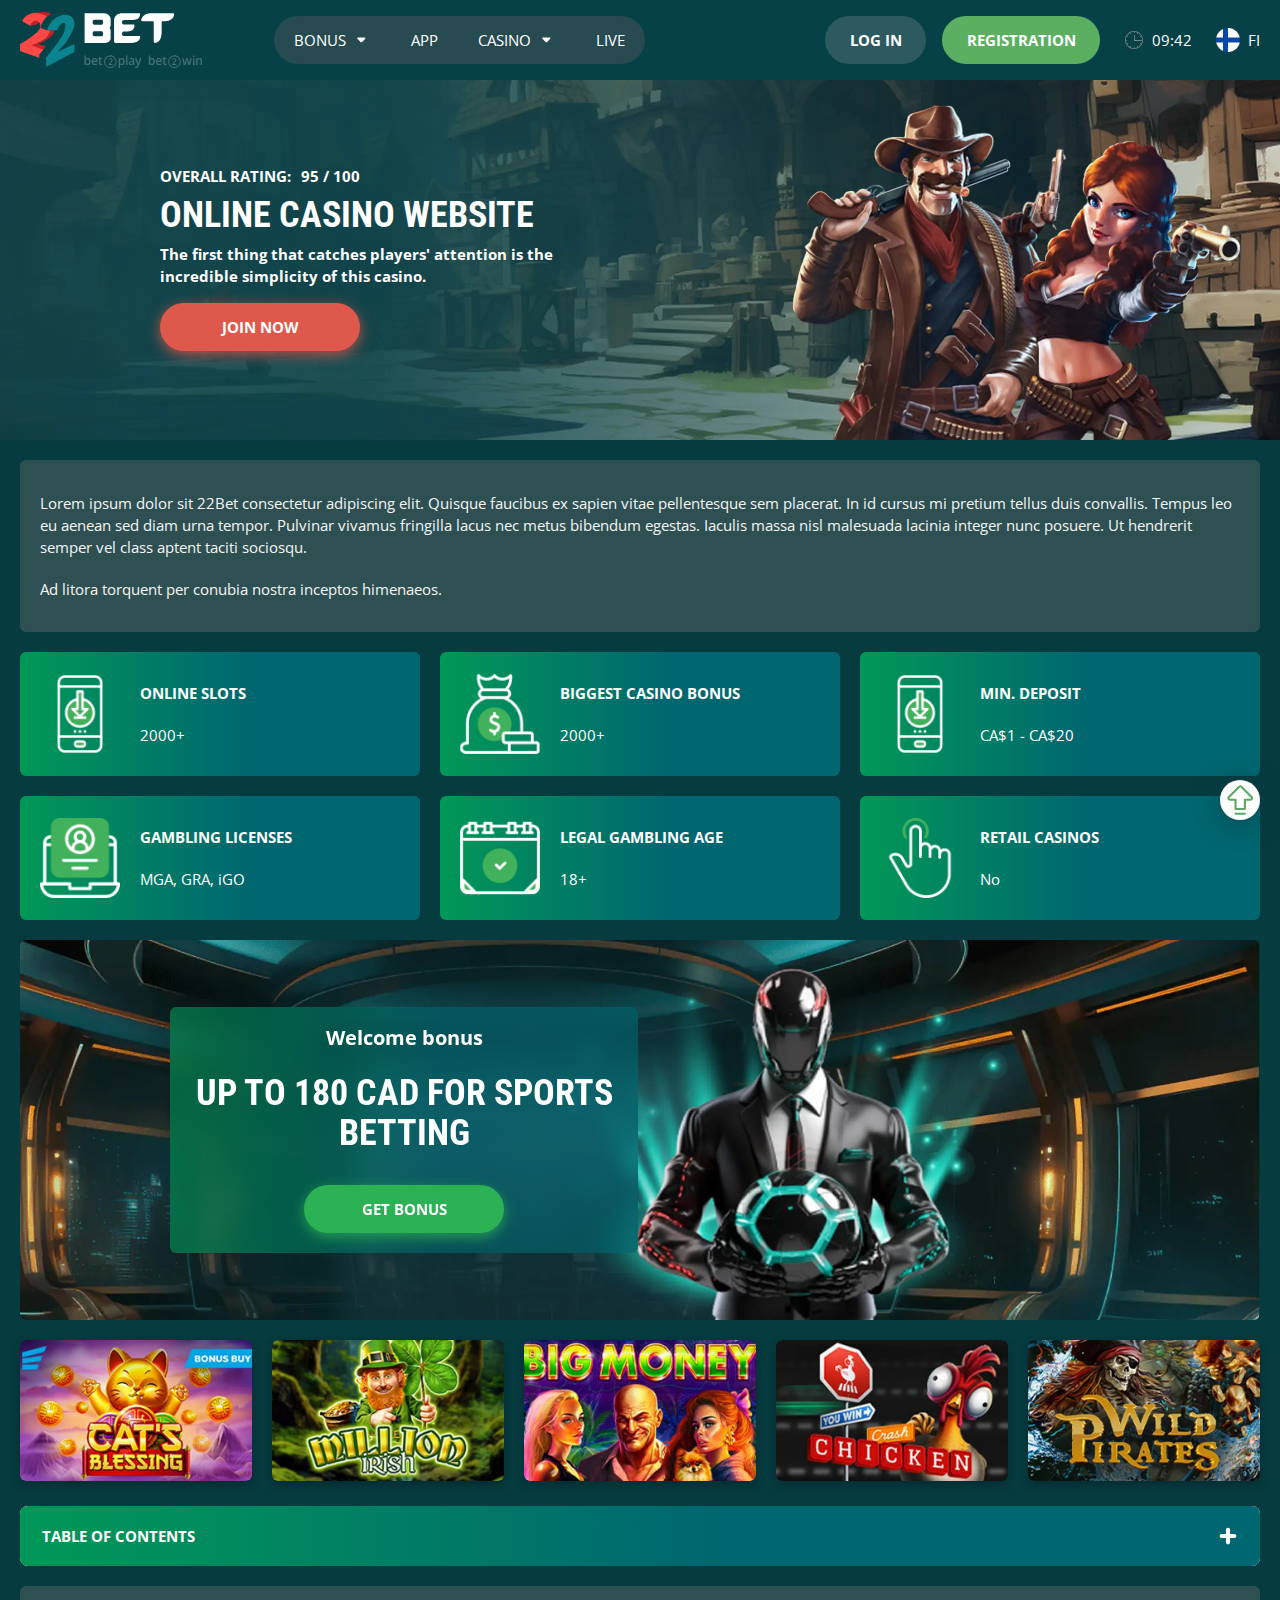
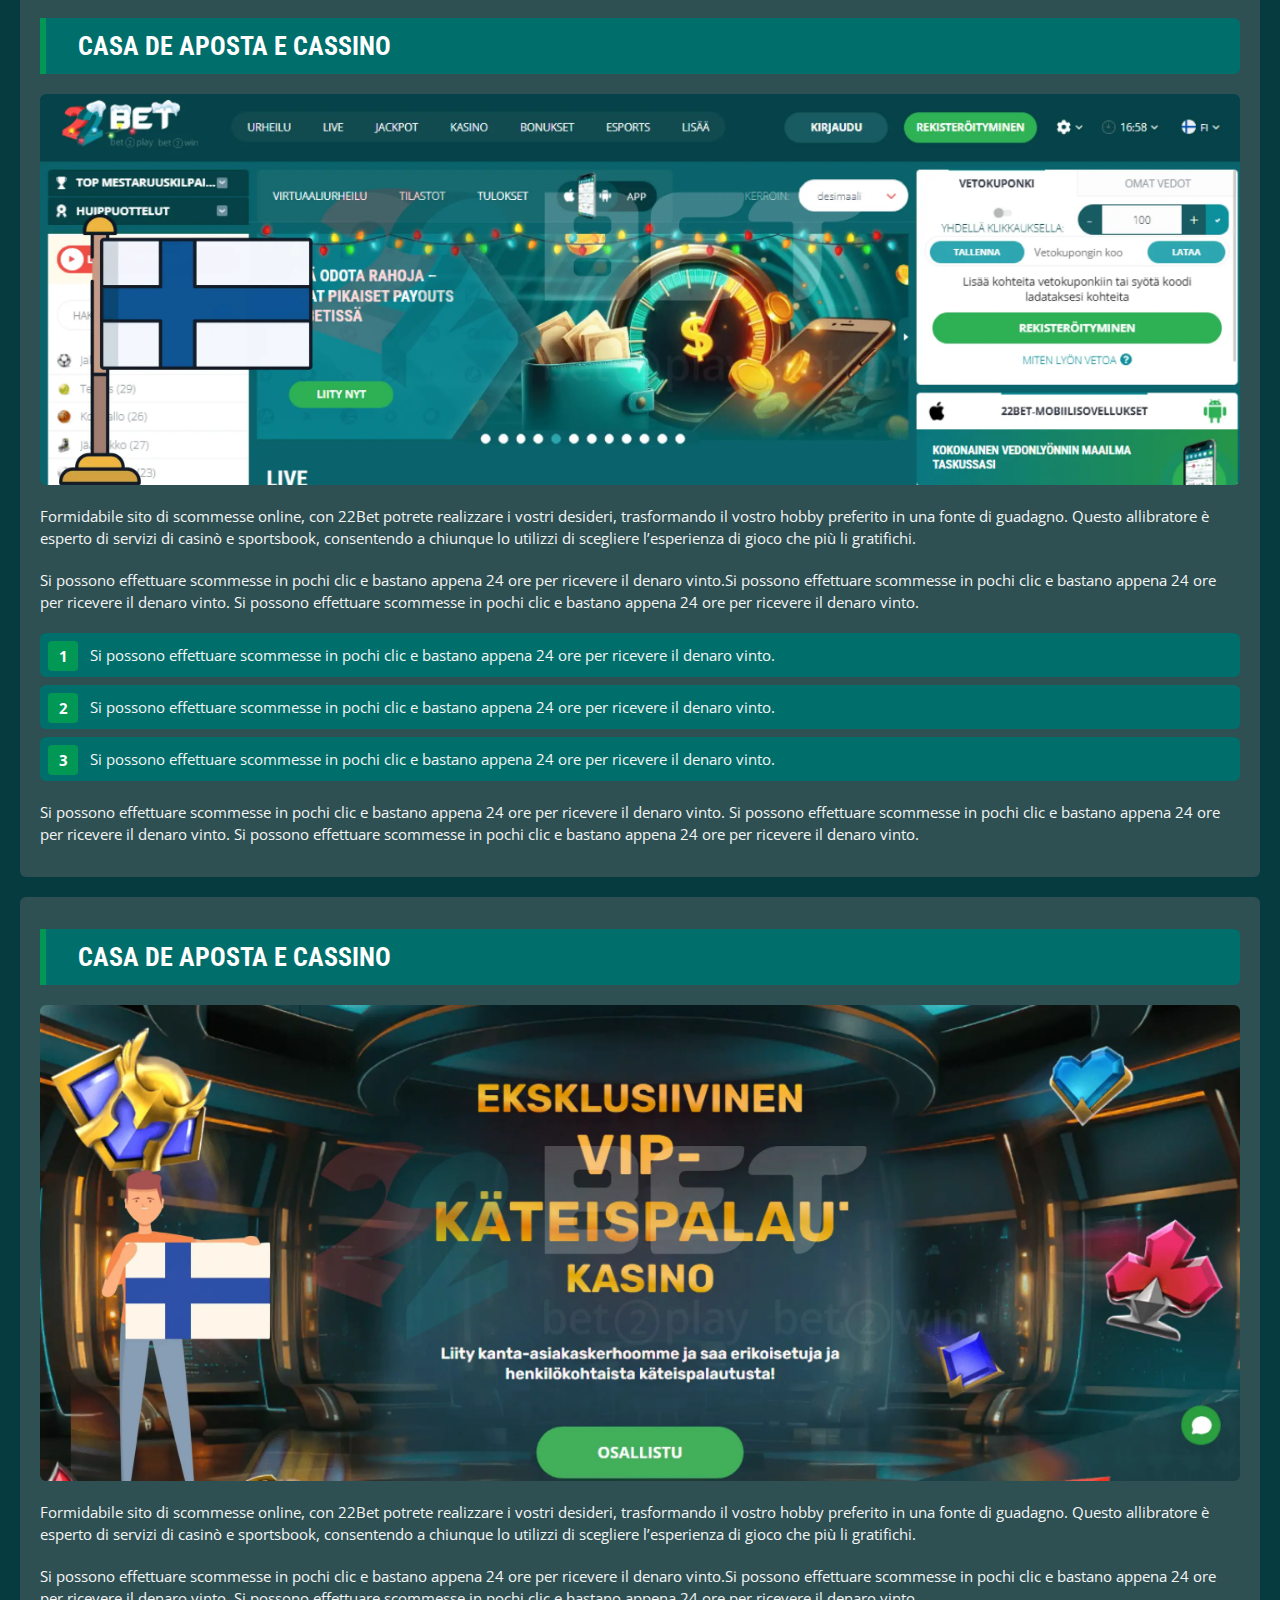
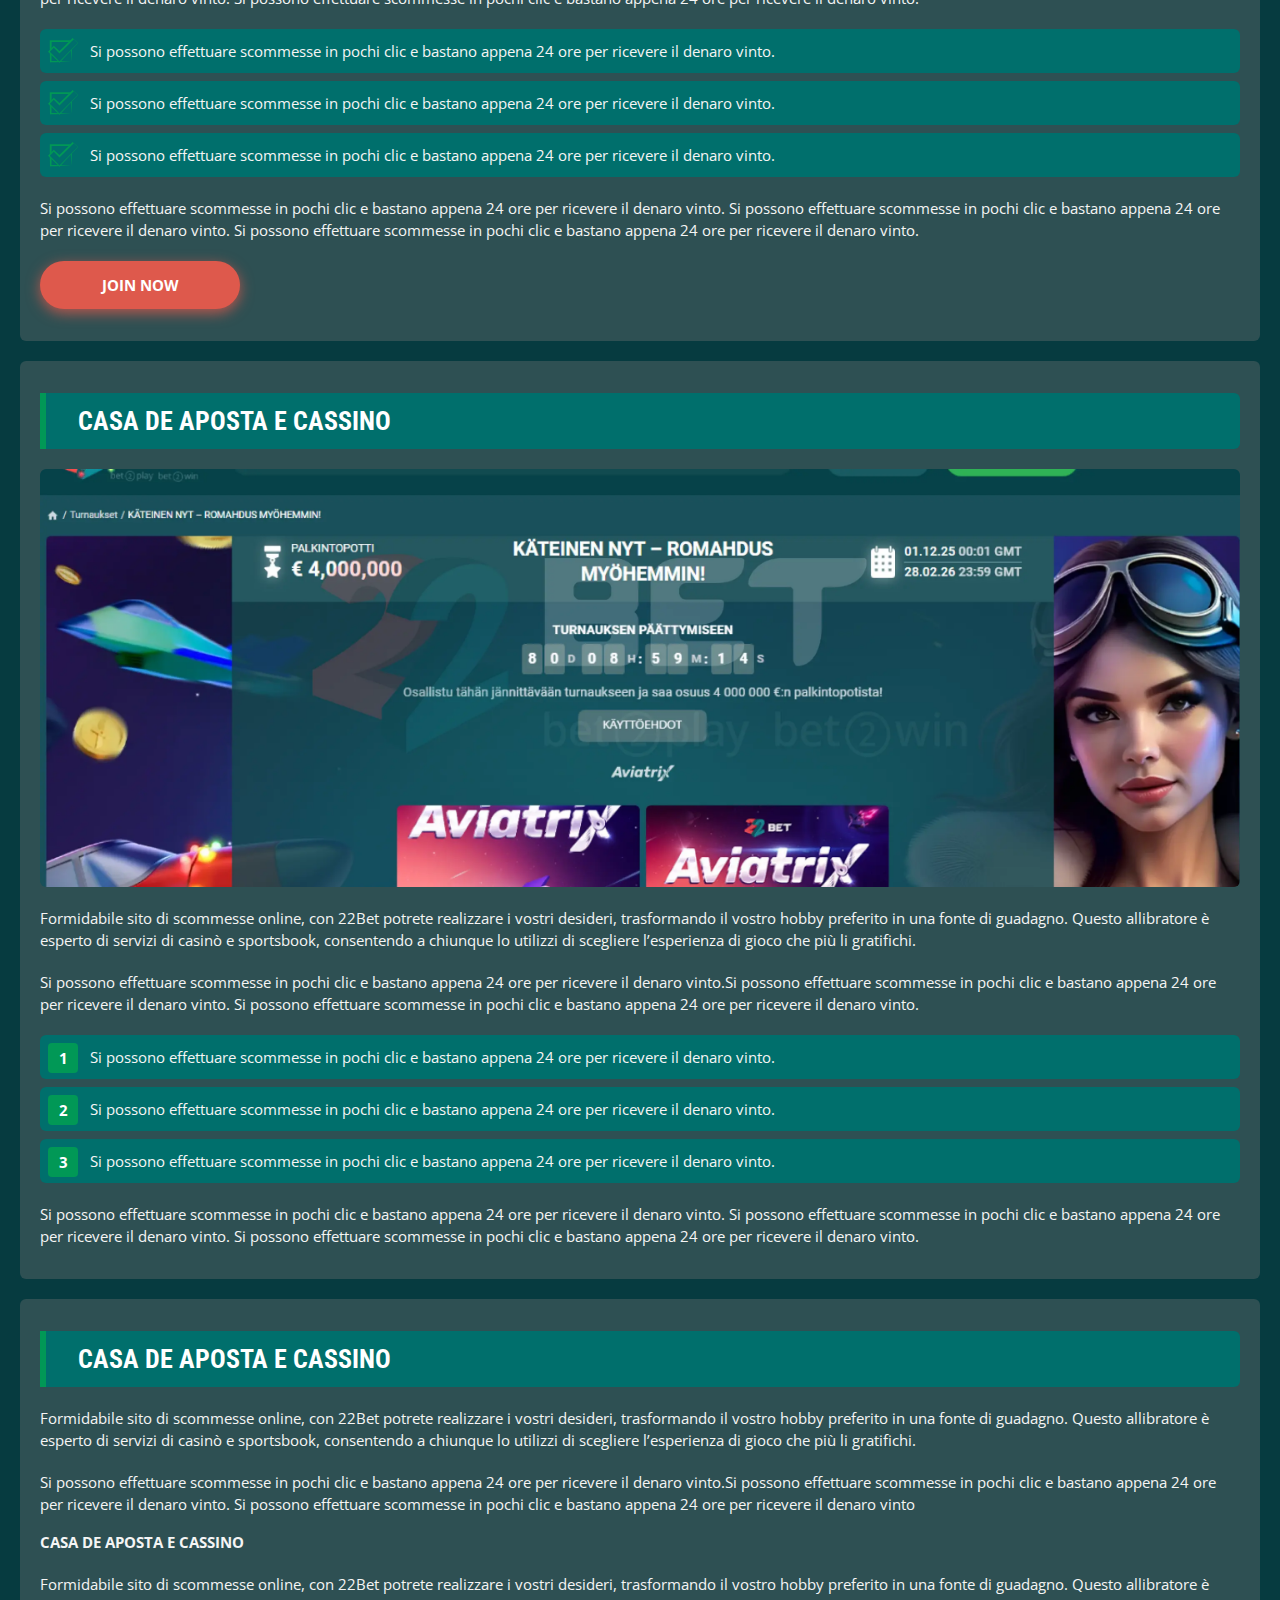
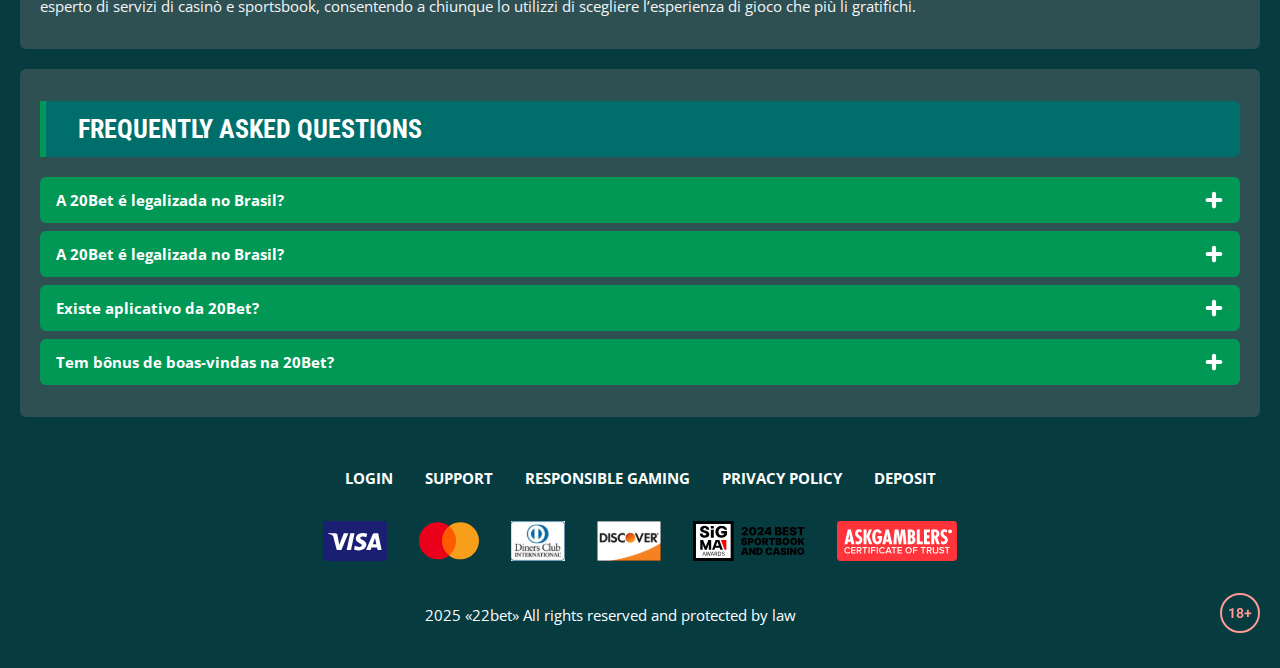
<file: index.html>
<!DOCTYPE html>
<html lang="fi">
  <head>
    <meta charset="UTF-8" />
   
    <meta name="viewport" content="width=device-width, initial-scale=1.0" />
    <title>22Bet </title>
    <meta name="description" content />
    <meta property="og:site_name" content />
    <meta property="og:title" content />
    <meta property="og:type" content="website" />
    <meta property="og:url" content />
    <meta property="og:image" content />
    <meta property="og:image:alt" content />
    <meta property="og:locale" content="fi" />
    <meta property="og:description" content />
    <link rel="preconnect" href="https://fonts.googleapis.com" />
    <link rel="preconnect" href="https://fonts.gstatic.com" crossorigin="anonymous" />
   <link href="https://fonts.googleapis.com/css2?family=Open+Sans:ital,wght@0,300..800;1,300..800&display=swap" rel="stylesheet">
<link href="https://fonts.googleapis.com/css?family=Roboto+Condensed&display=swap" rel="stylesheet">

   <link rel="stylesheet" href="./css/reset.css" />
    <link rel="stylesheet" href="./css/main.css" />
    <link rel="stylesheet" href="./css/media.css"/>
    <link rel="icon" href="./images/Group.png" type="image/x-icon"/>
    <script
    src="https://code.jquery.com/jquery-3.6.1.min.js"
    integrity="sha256-o88AwQnZB+VDvE9tvIXrMQaPlFFSUTR+nldQm1LuPXQ="
    crossorigin="anonymous"
  ></script>
  </head>
  <body>
    <header class="header">
      <section class="content header__content">
        <a href="./index.html" class="logo header__logo"
          ><img src="./images/logo.svg" alt="logo" title
        /></a>
        <button class="header__btn-menu" >
          <svg width="16px" height="16px" viewBox="0 0 16 16" xmlns="http://www.w3.org/2000/svg">
              <rect y="0" width="16" height="3" rx="1.5"></rect>
              <rect y="6.5" width="16" height="3" rx="1.5"></rect>
              <rect y="13" width="16" height="3" rx="1.5"></rect>
            </svg>
        </button>

          <nav class="menu header__menu">
            <ul class="header__menu-list">
                
              <li class="" >
              <div class="header__menu-wrapper">
                <div class="js-button-expander js-button-expander--menu" >
                <a href="./bonus.html" >
                <span>Bonus</span>
              </a>
              </div>
              <div class="header__menu-wrap js-expand-content js-expand-content--menu">
                <ul >
                  <li>
                    <a href="./freeSpins.html">
                    <span>Free Spins</span>
                  </a></li>
                  <li><a href="./promoCode.html">
                    <span>Promo Code</span>
                  </a>
                </li>
                  <li><a href="./welcomeBonus.html">
                    <span>Welcome Bonus</span>
                  </a>
                </li>
                <li><a href="./vip.html">
                    <span>VIP</span>
                  </a>
                </li>
                </ul>
              </div>
              </div>
               <a href="./bonus.html" class="header__menu-item">
                <span>Bonus</span>
              </a>
            </li>
              <li>
                <a href="./app.html">
                 App
                </a>
              </li>
              
              <li class="">
              <div class="header__menu-wrapper">
                <div class="js-button-expander js-button-expander--menu" >
                <a href="./casino.html" >
                <span> Casino</span>
              </a>
              </div>
              <div class="header__menu-wrap js-expand-content js-expand-content--menu">
                <ul >
                  <li>
                    <a href="./slots.html">
                    <span>Slots</span>
                  </a></li>
                 
                </ul>
              </div>
              </div>
               <a href="./casino.html" class="header__menu-item">
                <span>Casino</span>
              </a>
            </li>
               <li>
                <a href="./live.html">
               Live
                </a>
              </li>
              <li>
                    <a href="./freeSpins.html">
                    <span>Free Spins</span>
                  </a></li>
                  <li><a href="./promoCode.html">
                    <span>Promo Code</span>
                  </a>
                </li>
                  <li><a href="./welcomeBonus.html">
                    <span>Welcome Bonus</span>
                  </a>
                </li>
                <li><a href="./vip.html">
                    <span>VIP</span>
                  </a>
                </li>
             <li>
                    <a href="./slots.html">
                    <span>Slots</span>
                  </a></li>
             
             
            </ul>
            <div class="header__button header__button-menu " >
              <a href="#" class="button  button__login-menu">log in</a>
              <a href="#" class="button button__menu">registration</a>
            </div>
           
          </nav>
            <a href="#" class="button button__login">log in</a>
            <a href="#" class="button button__singup">registration</a>
            <div id="clock" class="header__time">00:00</div>
            <a href="" class="header__flag">
                <span><img src="./images/flag.png" alt="flag" title /></span>
                <span>fi</span>
              </a>
      </section>
    </header>
     <main class="main home main-page">
        <section class=" hero hero__page">
           
            <div class="background">
              <img src="./images/main/bg-main.webp" alt="hero" title />
              
            </div>
            <div class="hero__wrapper">
              <div class="hero__data">
                <div class="hero__rating" >
                  <p>Overall Rating:</p>
                 
                  <span >
                    <span >95</span>
                  <span>/</span> 
                  <span >100</span>
                  
                  </span>
                </div>
                <h1 class="title general hero__title">
                 Online Casino Website
                </h1>
                <p class="hero__text">The first thing that catches players' attention is the incredible simplicity of this casino.</p>
                <a href="#" class="button  hero__button">JOIN NOW</a>
               
              </div>
             
            </div>
          </section>
      <section class="main__wrap main__wrap-page">
       
       <section class="content__wrapper content__wrapper-page">

         
        
       
          <section class="content article">
            <p>
             Lorem ipsum dolor sit 22Bet consectetur adipiscing elit. Quisque faucibus ex sapien vitae pellentesque sem placerat. In id cursus mi pretium tellus duis convallis. Tempus leo eu aenean sed diam urna tempor. Pulvinar vivamus fringilla lacus nec metus bibendum egestas. Iaculis massa nisl malesuada lacinia integer nunc posuere. Ut hendrerit semper vel class aptent taciti sociosqu.
            </p>
            <p>
             Ad litora torquent per conubia nostra inceptos himenaeos.
            </p>
          </section>
         
        
             <section class="content features">
           
              <table class="features__table">
               <tbody class="features__group">
                 
                   <tr>
                   <td>Online slots</td>
                   <td>2000+</td>
                  </tr>
                  <tr>
                   <td>Biggest casino bonus</td>
                   <td>2000+</td>
                  </tr>
                  <tr>
                   <td>Min. deposit</td>
                   <td>CA$1 - CA$20</td>
                  </tr>
             
                     <tr>
                     <td>Gambling licenses</td>
                     <td>MGA, GRA, iGO</td>
                   </tr>
                   <tr>
                     <td>Legal gambling age</td>
                     <td>18+</td>
                   </tr>
                   <tr>
                     <td>Retail casinos</td>
                     <td>No</td>
                   </tr>
                
               </tbody>
             </table>
            
         
           </section>  
             <section class="content banner banner-main">
            <div class="background banner__background">
              
              <img src="./images/main/banner-main.webp" alt="banner" title />
              
            </div>
            <div class="banner__info">
              <p class="banner__subtitle">Welcome bonus</p>
              <h2 class="title high banner__title-main">
                  
               up to 180 CAD
for sports betting
              </h2>
            
              <a href="#" class="button banner__button">get bonus</a>
            </div>
          </section>
          
           <section class="content casino">
           
              <ul class="casino__list">
                <li class="casino__item">
                    <div class="casino__wrapper">
                      <img class="casino__img" src="./images/main/card-main1.webp" alt="" title>
                    <div class="casino__hover casino__hover-live">
                        
                        <div class="casino-box">
                            
                        <a href="#" class="button  casino__buttons">Play now</a>
                        </div>
                    </div>
                    </div>
                    
                </li>
                <li class="casino__item">
                  <div class="casino__wrapper">
                    <img class="casino__img" src="./images/main/card-main2.webp" alt="" title>
                <div class="casino__hover casino__hover-live">
                      
                        <div class="casino-box">
                            
                        <a href="#" class="button  casino__buttons">Play now</a>
                        </div>
                    </div>
                  </div>
                 
              </li>
              <li class="casino__item">
                <div class="casino__wrapper">
                  <img class="casino__img" src="./images/main/card-main3.webp" alt="" title>
               <div class="casino__hover casino__hover-live">
                        
                        <div class="casino-box">
                            
                        <a href="#" class="button  casino__buttons">Play now</a>
                        </div>
                    </div>
               
            </li>
             <li class="casino__item">
                <div class="casino__wrapper">
                  <img class="casino__img" src="./images/main/card-main4.webp" alt="" title>
               <div class="casino__hover casino__hover-live">
                        
                        <div class="casino-box">
                            
                        <a href="#" class="button  casino__buttons">Play now</a>
                        </div>
                    </div>
               
            </li>
             <li class="casino__item">
                <div class="casino__wrapper">
                  <img class="casino__img" src="./images/main/card-main5.webp" alt="" title>
               <div class="casino__hover casino__hover-live">
                        
                        <div class="casino-box">
                            
                        <a href="#" class="button  casino__buttons">Play now</a>
                        </div>
                    </div>
               
            </li>
           
    
      

              </ul>
         </section>
              <section class="content menu-review__content">
              

            
                <div class="menu__review-desk menu__review-content">Table of Contents</div>
                <ul class="menu__review menu__review-list">
                  <li><a href="#">Casa de Aposta e Cassino</a></li>
                    <li><a href="#">Casa de Aposta e Cassino</a></li>
                      <li><a href="#">Casa de Aposta e Cassino</a></li>
                        <li><a href="#">Casa de Aposta e Cassino</a></li>
                          <li><a href="#">Frequently Asked Questions</a></li>
                 
                </ul>
             
          
          </section>
          
        
          <section class="content article">
            <h2 class="title high article__title">Casa de Aposta e Cassino</h2>
             <div class="images">
              <img src="./images/main/image1-main.webp" alt="banner" title />
            </div>
            <p>
             Formidabile sito di scommesse online, con 22Bet potrete realizzare i vostri desideri, trasformando il vostro hobby preferito in una fonte di guadagno. Questo allibratore è esperto di servizi di casinò e sportsbook, consentendo a chiunque lo utilizzi di scegliere l’esperienza di gioco che più li gratifichi.
            </p>
            <p>
             Si possono effettuare scommesse in pochi clic e bastano appena 24 ore per ricevere il denaro vinto.Si possono effettuare scommesse in pochi clic e bastano appena 24 ore per ricevere il denaro vinto. Si possono effettuare scommesse in pochi clic e bastano appena 24 ore per ricevere il denaro vinto.
            </p>
           <ol>
              <li>Si possono effettuare scommesse in pochi clic e bastano appena 24 ore per ricevere il denaro vinto.</li>
              <li>Si possono effettuare scommesse in pochi clic e bastano appena 24 ore per ricevere il denaro vinto.</li>
              <li>Si possono effettuare scommesse in pochi clic e bastano appena 24 ore per ricevere il denaro vinto.</li>
            </ol>
            <p>Si possono effettuare scommesse in pochi clic e bastano appena 24 ore per ricevere il denaro vinto. Si possono effettuare scommesse in pochi clic e bastano appena 24 ore per ricevere il denaro vinto. Si possono effettuare scommesse in pochi clic e bastano appena 24 ore per ricevere il denaro vinto.</p>
          </section>
           <section class="content article">
            <h2 class="title high article__title">Casa de Aposta e Cassino</h2>
             <div class="images">
              <img src="./images/main/image2-main.webp" alt="banner" title />
            </div>
            <p>
             Formidabile sito di scommesse online, con 22Bet potrete realizzare i vostri desideri, trasformando il vostro hobby preferito in una fonte di guadagno. Questo allibratore è esperto di servizi di casinò e sportsbook, consentendo a chiunque lo utilizzi di scegliere l’esperienza di gioco che più li gratifichi.
            </p>
            <p>
             Si possono effettuare scommesse in pochi clic e bastano appena 24 ore per ricevere il denaro vinto.Si possono effettuare scommesse in pochi clic e bastano appena 24 ore per ricevere il denaro vinto. Si possono effettuare scommesse in pochi clic e bastano appena 24 ore per ricevere il denaro vinto.
            </p>
           <ul>
              <li>Si possono effettuare scommesse in pochi clic e bastano appena 24 ore per ricevere il denaro vinto.</li>
              <li>Si possono effettuare scommesse in pochi clic e bastano appena 24 ore per ricevere il denaro vinto.</li>
              <li>Si possono effettuare scommesse in pochi clic e bastano appena 24 ore per ricevere il denaro vinto.</li>
            </ul>
            <p>Si possono effettuare scommesse in pochi clic e bastano appena 24 ore per ricevere il denaro vinto. Si possono effettuare scommesse in pochi clic e bastano appena 24 ore per ricevere il denaro vinto. Si possono effettuare scommesse in pochi clic e bastano appena 24 ore per ricevere il denaro vinto.</p>
         <a href="#" class="button">JOIN NOW</a>
          </section>
           <section class="content article">
            <h2 class="title high article__title">Casa de Aposta e Cassino</h2>
             <div class="images">
              <img src="./images/main/image3-main.webp" alt="banner" title />
            </div>
            <p>
             Formidabile sito di scommesse online, con 22Bet potrete realizzare i vostri desideri, trasformando il vostro hobby preferito in una fonte di guadagno. Questo allibratore è esperto di servizi di casinò e sportsbook, consentendo a chiunque lo utilizzi di scegliere l’esperienza di gioco che più li gratifichi.
            </p>
            <p>
             Si possono effettuare scommesse in pochi clic e bastano appena 24 ore per ricevere il denaro vinto.Si possono effettuare scommesse in pochi clic e bastano appena 24 ore per ricevere il denaro vinto. Si possono effettuare scommesse in pochi clic e bastano appena 24 ore per ricevere il denaro vinto.
            </p>
           <ol>
              <li>Si possono effettuare scommesse in pochi clic e bastano appena 24 ore per ricevere il denaro vinto.</li>
              <li>Si possono effettuare scommesse in pochi clic e bastano appena 24 ore per ricevere il denaro vinto.</li>
              <li>Si possono effettuare scommesse in pochi clic e bastano appena 24 ore per ricevere il denaro vinto.</li>
            </ol>
            <p>Si possono effettuare scommesse in pochi clic e bastano appena 24 ore per ricevere il denaro vinto. Si possono effettuare scommesse in pochi clic e bastano appena 24 ore per ricevere il denaro vinto. Si possono effettuare scommesse in pochi clic e bastano appena 24 ore per ricevere il denaro vinto.</p>
          </section>
           <section class="content article">
            <h2 class="title high article__title">Casa de Aposta e Cassino</h2>
            <p>Formidabile sito di scommesse online, con 22Bet potrete realizzare i vostri desideri, trasformando il vostro hobby preferito in una fonte di guadagno. Questo allibratore è esperto di servizi di casinò e sportsbook, consentendo a chiunque lo utilizzi di scegliere l’esperienza di gioco che più li gratifichi.</p>
            <p>Si possono effettuare scommesse in pochi clic e bastano appena 24 ore per ricevere il denaro vinto.Si possono effettuare scommesse in pochi clic e bastano appena 24 ore per ricevere il denaro vinto. Si possono effettuare scommesse in pochi clic e bastano appena 24 ore per ricevere il denaro vinto</p>
            <h3>Casa de Aposta e Cassino</h3>
            <p>Formidabile sito di scommesse online, con 22Bet potrete realizzare i vostri desideri, trasformando il vostro hobby preferito in una fonte di guadagno. Questo allibratore è esperto di servizi di casinò e sportsbook, consentendo a chiunque lo utilizzi di scegliere l’esperienza di gioco che più li gratifichi.</p>
           </section>

          <section class="content faq">
            <h2 class="title high faq__title">Frequently Asked Questions</h2>
            <ul class="faq__list " >
              <li class="faq__item"  >
                <h3 class="title medium faq__subtitle js-button-expander js-button-expander--faq"  >A 20Bet é legalizada no Brasil?
                 </h3>
                <div  class="faq__answer js-expand-content js-expand-content--faq" >
                  <p  >
                    Sim, a casa de apostas tem licença emitida por Curaçao, que é reconhecida no Brasil e a permite atuar por aqui.
                  </p>
                </div>
              </li>
              <li class="faq__item"  >
                <h3 class="title medium faq__subtitle js-button-expander js-button-expander--faq"  >A 20Bet é legalizada no Brasil?</h3>
                <div class="faq__answer js-expand-content js-expand-content--faq" >
                  <p  >
                    Sim, a casa de apostas tem licença emitida por Curaçao, que é reconhecida no Brasil e a permite atuar por aqui.
                  </p>
                </div>
              </li> 
              <li class="faq__item"  >
                <h3 class="title medium faq__subtitle js-button-expander js-button-expander--faq"  >Existe aplicativo da 20Bet?</h3>
                <div class="faq__answer js-expand-content js-expand-content--faq" >
                  <p  >
                   Sim, disponível para sistemas operacionais iOS e Android.
                  </p>
                </div>
              </li> 
              <li class="faq__item"  >
                <h3 class="title medium faq__subtitle js-button-expander js-button-expander--faq"  >Tem bônus de boas-vindas na 20Bet?</h3>
                <div class="faq__answer js-expand-content js-expand-content--faq" >
                  <p  >
                   O pacote especial para novos usuários da 20Bet paga 100% sobre o primeiro depósito, com limite de 600 BRL.
                  </p>
                </div>
              </li> 
             
            </ul>
          </section>
          
        </section> 
      
        <div class=""  onclick="scrollToTop()">
          <button class="main__arrow" id="scrollToTopBtn"></button>
        </div> 
        
      </section>
    </main> 
     <footer class=" footer ">
      <section class="content footer__content">
        <ul class="footer__menu">
         <li><a href="./login.html">Login</a></li>
         <li><a href="./support.html">Support</a></li>
         <li><a href="./responsible.html">Responsible Gaming</a></li>
         <li><a href="./policy.html">Privacy Policy</a></li>
         <li><a href="./deposit.html">Deposit</a></li>
        </ul>
       
          <ul class="footer__cards-list">
           
            <li>
              <a href="#"
                ><img src="./images/visa.svg" alt="cardvisa" title
              /></a>
            </li>
            <li>
              <a href="#"
                ><img
                  src="./images/mastercard.svg"
                  alt="mastercard"
                  title
              /></a>
            </li>
            <li>
                <a href="#"
                  ><img src="./images/diners.svg" alt="diners" title
                /></a>
              </li>
              <li>
                <a href="#"
                  ><img src="./images/discover.svg" alt="discover" title
                /></a>
              </li>
              <li>
                <a href="#"
                  ><img src="./images/sigma.svg" alt="sigma" title
                /></a>
              </li>
              <li>
                <a href="#"
                  ><img src="./images/ask.svg" alt="ask" title
                /></a>
              </li>
            
          </ul>
       
        <div class="footer__wrapp">
          <div class="footer__text">
           
            <p>2025 «22bet» All rights reserved and protected by law
</p>
           
          </div>
          <div class="footer__age">
            <img src="./images/age.svg" alt="age" title />
          </div>
        </div>
      
      </section>
    </footer>
    <script src="./js/arrowUp.js" defer></script>
    <script src="./js/sidebar.js" defer></script>
    <script src="./js/expander.js" defer></script>
    <script src="./js/mobile-menu.js" defer></script>
    <script src="./js/clock.js" defer></script>
  </body>
</html>
</file>
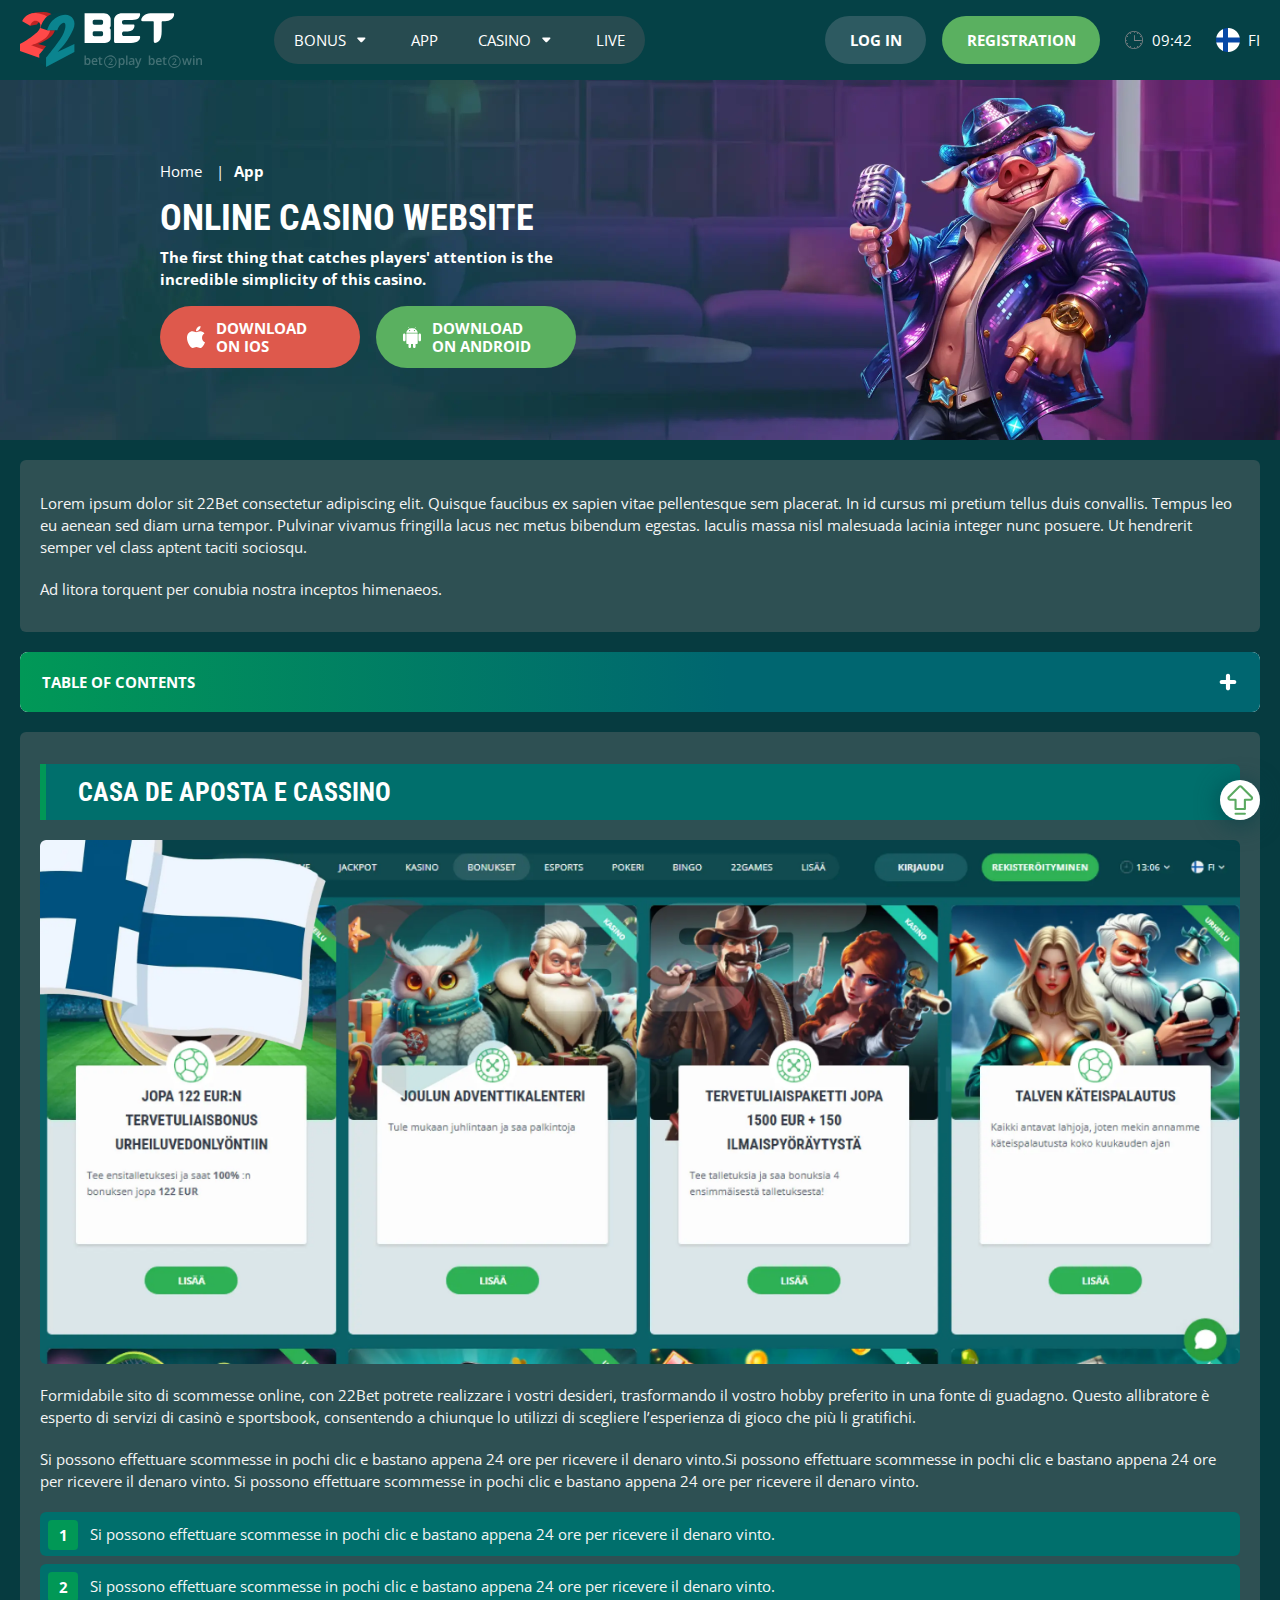
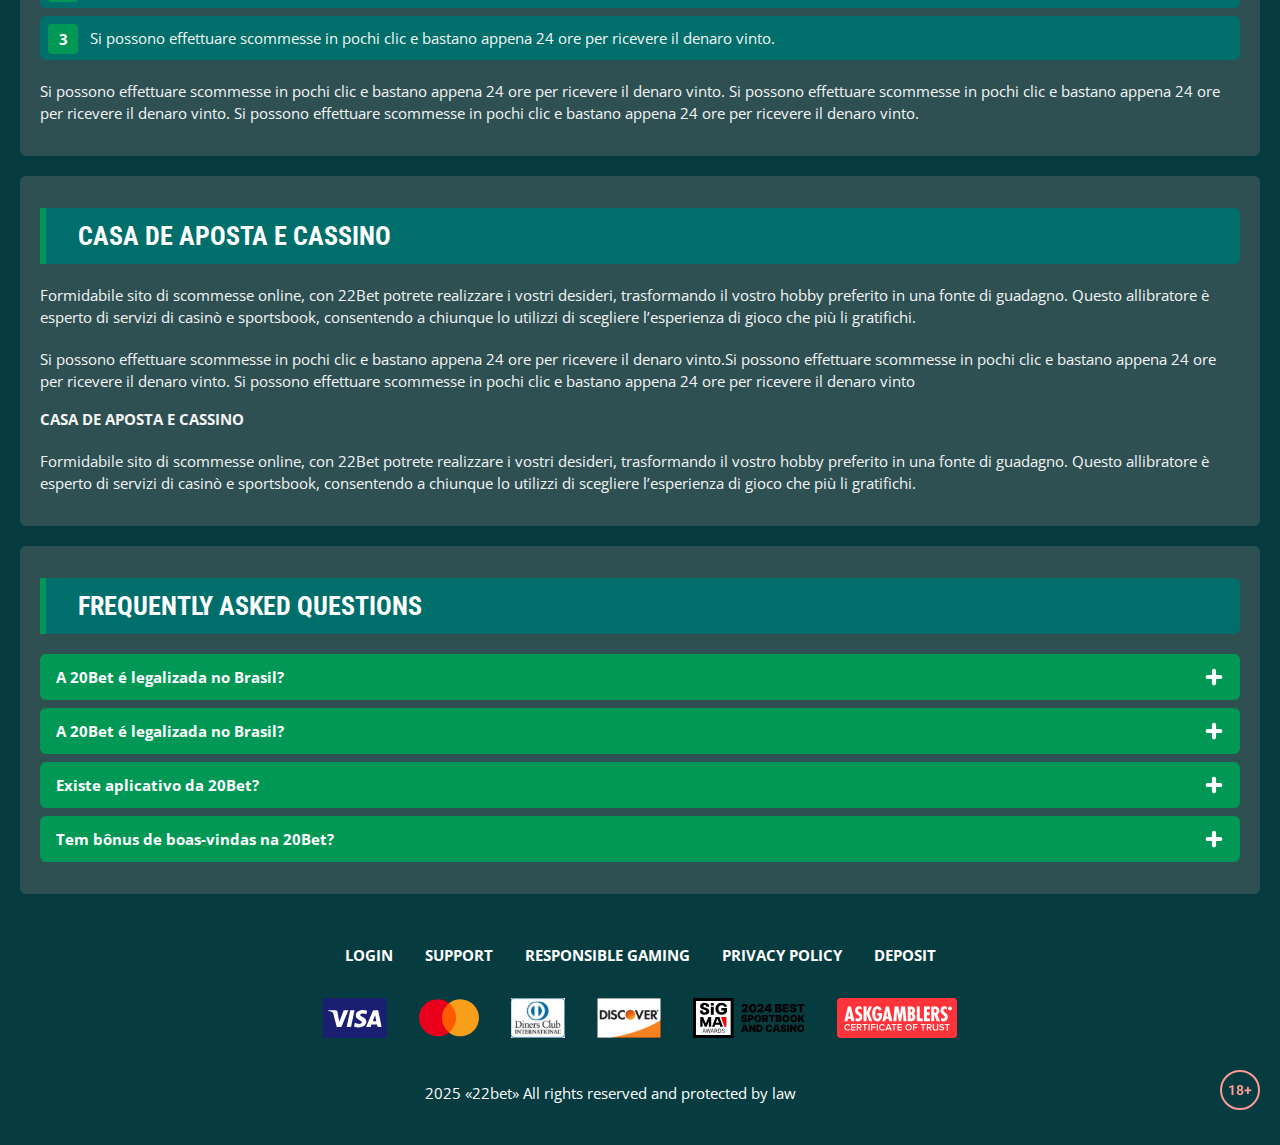
<file: app.html>
<!DOCTYPE html>
<html lang="fi">
  <head>
    <meta charset="UTF-8" />
   
    <meta name="viewport" content="width=device-width, initial-scale=1.0" />
    <title>22Bet </title>
    <meta name="description" content />
    <meta property="og:site_name" content />
    <meta property="og:title" content />
    <meta property="og:type" content="website" />
    <meta property="og:url" content />
    <meta property="og:image" content />
    <meta property="og:image:alt" content />
    <meta property="og:locale" content="fi" />
    <meta property="og:description" content />
    <link rel="preconnect" href="https://fonts.googleapis.com" />
    <link rel="preconnect" href="https://fonts.gstatic.com" crossorigin="anonymous" />
   <link href="https://fonts.googleapis.com/css2?family=Open+Sans:ital,wght@0,300..800;1,300..800&display=swap" rel="stylesheet">
<link href="https://fonts.googleapis.com/css?family=Roboto+Condensed&display=swap" rel="stylesheet">

   <link rel="stylesheet" href="./css/reset.css" />
    <link rel="stylesheet" href="./css/main.css" />
    <link rel="stylesheet" href="./css/media.css"/>
    <link rel="icon" href="./images/Group.png" type="image/x-icon"/>
    <script
    src="https://code.jquery.com/jquery-3.6.1.min.js"
    integrity="sha256-o88AwQnZB+VDvE9tvIXrMQaPlFFSUTR+nldQm1LuPXQ="
    crossorigin="anonymous"
  ></script>
  </head>
  <body>
    <header class="header">
      <section class="content header__content">
        <a href="./index.html" class="logo header__logo"
          ><img src="./images/logo.svg" alt="logo" title
        /></a>
        <button class="header__btn-menu" >
          <svg width="16px" height="16px" viewBox="0 0 16 16" xmlns="http://www.w3.org/2000/svg">
              <rect y="0" width="16" height="3" rx="1.5"></rect>
              <rect y="6.5" width="16" height="3" rx="1.5"></rect>
              <rect y="13" width="16" height="3" rx="1.5"></rect>
            </svg>
        </button>

          <nav class="menu header__menu">
            <ul class="header__menu-list">
                
              <li class="">
              <div class="header__menu-wrapper">
                <div class="js-button-expander js-button-expander--menu" >
                <a href="./bonus.html" >
                <span>Bonus</span>
              </a>
              </div>
              <div class="header__menu-wrap js-expand-content js-expand-content--menu">
                <ul >
                  <li>
                    <a href="./freeSpins.html">
                    <span>Free Spins</span>
                  </a></li>
                  <li><a href="./promoCode.html">
                    <span>Promo Code</span>
                  </a>
                </li>
                  <li><a href="./welcomeBonus.html">
                    <span>Welcome Bonus</span>
                  </a>
                </li>
                <li><a href="./vip.html">
                    <span>VIP</span>
                  </a>
                </li>
                </ul>
              </div>
              </div>
               <a href="./bonus.html" class="header__menu-item">
                <span>Bonus</span>
              </a>
            </li>
              <li>
                <a href="./app.html">
                 App
                </a>
              </li>
              
              <li class="">
              <div class="header__menu-wrapper">
                <div class="js-button-expander js-button-expander--menu" >
                <a href="./casino.html" >
                <span> Casino</span>
              </a>
              </div>
              <div class="header__menu-wrap js-expand-content js-expand-content--menu">
                <ul >
                  <li>
                    <a href="./slots.html">
                    <span>Slots</span>
                  </a></li>
                 
                </ul>
              </div>
              </div>
               <a href="./casino.html" class="header__menu-item">
                <span>Casino</span>
              </a>
            </li>
               <li>
                <a href="./live.html">
               Live
                </a>
              </li>
              <li>
                    <a href="./freeSpins.html">
                    <span>Free Spins</span>
                  </a></li>
                  <li><a href="./promoCode.html">
                    <span>Promo Code</span>
                  </a>
                </li>
                  <li><a href="./welcomeBonus.html">
                    <span>Welcome Bonus</span>
                  </a>
                </li>
                <li><a href="./vip.html">
                    <span>VIP</span>
                  </a>
                </li>
             <li>
                    <a href="./slots.html">
                    <span>Slots</span>
                  </a></li>
             
             
            </ul>
            <div class="header__button header__button-menu " >
              <a href="#" class="button  button__login-menu">log in</a>
              <a href="#" class="button button__menu">registration</a>
            </div>
           
          </nav>
            <a href="#" class="button button__login">log in</a>
            <a href="#" class="button button__singup">registration</a>
            <div id="clock" class="header__time">00:00</div>
            <a href="" class="header__flag">
                <span><img src="./images/flag.png" alt="flag" title /></span>
                <span>fi</span>
              </a>
      </section>
    </header>
     <main class="main home main-page">
        <section class=" hero hero__page">
           
            <div class="background background-page">
              <img src="./images/app/bg-app.webp" alt="hero" title />
              
            </div>
            <div class="hero__wrapper hero__wrapper-page">
              <div class="hero__data hero__data-bonus">
                <ul
                class="breadcrumbs "
                
              >
                <li
                  
                >
                  <a href="#" >
                    <span >Home</span></a
                  >
                 
                </li>
                <li
                  
                >
                  <a href="#" > <span >App</span></a>
                 
                </li>
              </ul>
                <h1 class="title general hero__title">
                  Online Casino Website
                </h1>
                 <p class="hero__text">The first thing that catches players' attention is the incredible simplicity of this casino.</p>
               
              <div class="banner__content banner__content-app">
             
                  <a href="#" class="banner__btn banner__btn-app">
                    <img src="./images/main/apple-app.svg" alt="icon" title>
                   Download </br>
on iOS
                  </a>
                  <a href="#" class="banner__btn banner__btn-android"
                    > <img src="./images/main/android-app.svg" alt="icon" title>Download </br>
on Android</a
                  >
                </div>
              </div>
             
            </div>
          </section>
      <section class="main__wrap main__wrap-page">
       
       <section class="content__wrapper content__wrapper-page">

         
        
       
          <section class="content article">
            <p>
             Lorem ipsum dolor sit 22Bet consectetur adipiscing elit. Quisque faucibus ex sapien vitae pellentesque sem placerat. In id cursus mi pretium tellus duis convallis. Tempus leo eu aenean sed diam urna tempor. Pulvinar vivamus fringilla lacus nec metus bibendum egestas. Iaculis massa nisl malesuada lacinia integer nunc posuere. Ut hendrerit semper vel class aptent taciti sociosqu.
            </p>
            <p>
             Ad litora torquent per conubia nostra inceptos himenaeos.
            </p>
          </section>
         
              <section class="content menu-review__content">
              

            
                <div class="menu__review-desk menu__review-content">Table of Contents</div>
                <ul class="menu__review menu__review-list">
                  <li><a href="#">Casa de Aposta e Cassino</a></li>
                    <li><a href="#">Casa de Aposta e Cassino</a></li>
                      <li><a href="#">Casa de Aposta e Cassino</a></li>
                        <li><a href="#">Casa de Aposta e Cassino</a></li>
                          <li><a href="#">Frequently Asked Questions</a></li>
                 
                </ul>
             
          
          </section>
          
        
          <section class="content article">
            <h2 class="title high article__title">Casa de Aposta e Cassino</h2>
             <div class="images">
              <img src="./images/app/image1-app.webp" alt="banner" title />
            </div>
            <p>
             Formidabile sito di scommesse online, con 22Bet potrete realizzare i vostri desideri, trasformando il vostro hobby preferito in una fonte di guadagno. Questo allibratore è esperto di servizi di casinò e sportsbook, consentendo a chiunque lo utilizzi di scegliere l’esperienza di gioco che più li gratifichi.
            </p>
            <p>
             Si possono effettuare scommesse in pochi clic e bastano appena 24 ore per ricevere il denaro vinto.Si possono effettuare scommesse in pochi clic e bastano appena 24 ore per ricevere il denaro vinto. Si possono effettuare scommesse in pochi clic e bastano appena 24 ore per ricevere il denaro vinto.
            </p>
           <ol>
              <li>Si possono effettuare scommesse in pochi clic e bastano appena 24 ore per ricevere il denaro vinto.</li>
              <li>Si possono effettuare scommesse in pochi clic e bastano appena 24 ore per ricevere il denaro vinto.</li>
              <li>Si possono effettuare scommesse in pochi clic e bastano appena 24 ore per ricevere il denaro vinto.</li>
            </ol>
            <p>Si possono effettuare scommesse in pochi clic e bastano appena 24 ore per ricevere il denaro vinto. Si possono effettuare scommesse in pochi clic e bastano appena 24 ore per ricevere il denaro vinto. Si possono effettuare scommesse in pochi clic e bastano appena 24 ore per ricevere il denaro vinto.</p>
          </section>
         
         
           <section class="content article">
            <h2 class="title high article__title">Casa de Aposta e Cassino</h2>
            <p>Formidabile sito di scommesse online, con 22Bet potrete realizzare i vostri desideri, trasformando il vostro hobby preferito in una fonte di guadagno. Questo allibratore è esperto di servizi di casinò e sportsbook, consentendo a chiunque lo utilizzi di scegliere l’esperienza di gioco che più li gratifichi.</p>
            <p>Si possono effettuare scommesse in pochi clic e bastano appena 24 ore per ricevere il denaro vinto.Si possono effettuare scommesse in pochi clic e bastano appena 24 ore per ricevere il denaro vinto. Si possono effettuare scommesse in pochi clic e bastano appena 24 ore per ricevere il denaro vinto</p>
            <h3>Casa de Aposta e Cassino</h3>
            <p>Formidabile sito di scommesse online, con 22Bet potrete realizzare i vostri desideri, trasformando il vostro hobby preferito in una fonte di guadagno. Questo allibratore è esperto di servizi di casinò e sportsbook, consentendo a chiunque lo utilizzi di scegliere l’esperienza di gioco che più li gratifichi.</p>
           </section>

          <section class="content faq">
            <h2 class="title high faq__title">Frequently Asked Questions</h2>
            <ul class="faq__list " >
              <li class="faq__item"  >
                <h3 class="title medium faq__subtitle js-button-expander js-button-expander--faq"  >A 20Bet é legalizada no Brasil?
                 </h3>
                <div  class="faq__answer js-expand-content js-expand-content--faq" >
                  <p  >
                    Sim, a casa de apostas tem licença emitida por Curaçao, que é reconhecida no Brasil e a permite atuar por aqui.
                  </p>
                </div>
              </li>
              <li class="faq__item"  >
                <h3 class="title medium faq__subtitle js-button-expander js-button-expander--faq"  >A 20Bet é legalizada no Brasil?</h3>
                <div class="faq__answer js-expand-content js-expand-content--faq" >
                  <p  >
                    Sim, a casa de apostas tem licença emitida por Curaçao, que é reconhecida no Brasil e a permite atuar por aqui.
                  </p>
                </div>
              </li> 
              <li class="faq__item"  >
                <h3 class="title medium faq__subtitle js-button-expander js-button-expander--faq"  >Existe aplicativo da 20Bet?</h3>
                <div class="faq__answer js-expand-content js-expand-content--faq" >
                  <p  >
                   Sim, disponível para sistemas operacionais iOS e Android.
                  </p>
                </div>
              </li> 
              <li class="faq__item"  >
                <h3 class="title medium faq__subtitle js-button-expander js-button-expander--faq"  >Tem bônus de boas-vindas na 20Bet?</h3>
                <div class="faq__answer js-expand-content js-expand-content--faq" >
                  <p  >
                   O pacote especial para novos usuários da 20Bet paga 100% sobre o primeiro depósito, com limite de 600 BRL.
                  </p>
                </div>
              </li> 
             
            </ul>
          </section>
          
        </section> 
      
        <div class=""  onclick="scrollToTop()">
          <button class="main__arrow" id="scrollToTopBtn"></button>
        </div> 
        
      </section>
    </main> 
 <footer class=" footer ">
      <section class="content footer__content">
        <ul class="footer__menu">
         <li><a href="./login.html">Login</a></li>
         <li><a href="./support.html">Support</a></li>
         <li><a href="./responsible.html">Responsible Gaming</a></li>
         <li><a href="./policy.html">Privacy Policy</a></li>
         <li><a href="./deposit.html">Deposit</a></li>
        </ul>
       
          <ul class="footer__cards-list">
           
            <li>
              <a href="#"
                ><img src="./images/visa.svg" alt="cardvisa" title
              /></a>
            </li>
            <li>
              <a href="#"
                ><img
                  src="./images/mastercard.svg"
                  alt="mastercard"
                  title
              /></a>
            </li>
            <li>
                <a href="#"
                  ><img src="./images/diners.svg" alt="diners" title
                /></a>
              </li>
              <li>
                <a href="#"
                  ><img src="./images/discover.svg" alt="discover" title
                /></a>
              </li>
              <li>
                <a href="#"
                  ><img src="./images/sigma.svg" alt="sigma" title
                /></a>
              </li>
              <li>
                <a href="#"
                  ><img src="./images/ask.svg" alt="ask" title
                /></a>
              </li>
            
          </ul>
       
        <div class="footer__wrapp">
          <div class="footer__text">
           
            <p>2025 «22bet» All rights reserved and protected by law

</p>
           
          </div>
          <div class="footer__age">
            <img src="./images/age.svg" alt="age" title />
          </div>
        </div>
      
      </section>
    </footer>
    <script src="./js/arrowUp.js" defer></script>
    <script src="./js/sidebar.js" defer></script>
    <script src="./js/expander.js" defer></script>
    <script src="./js/mobile-menu.js" defer></script>
    <script src="./js/clock.js" defer></script>
  </body>
</html>
</file>
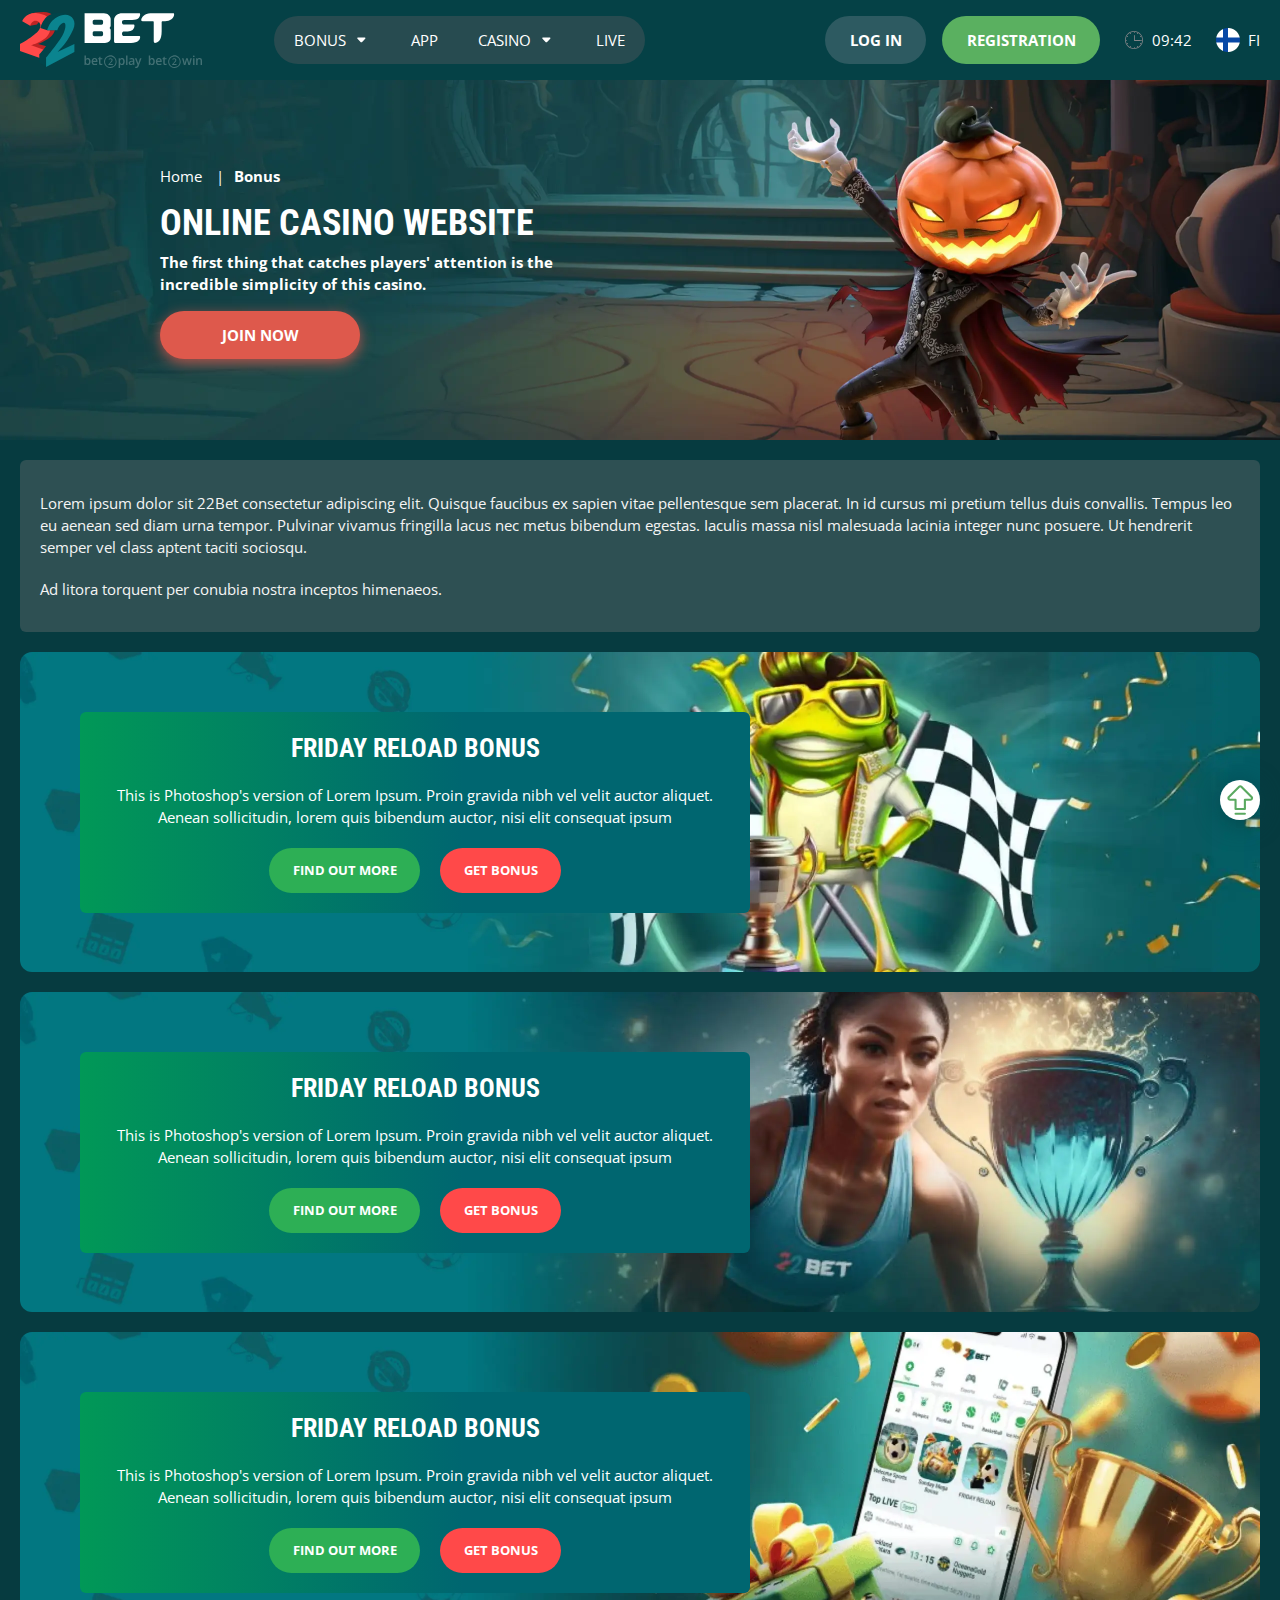
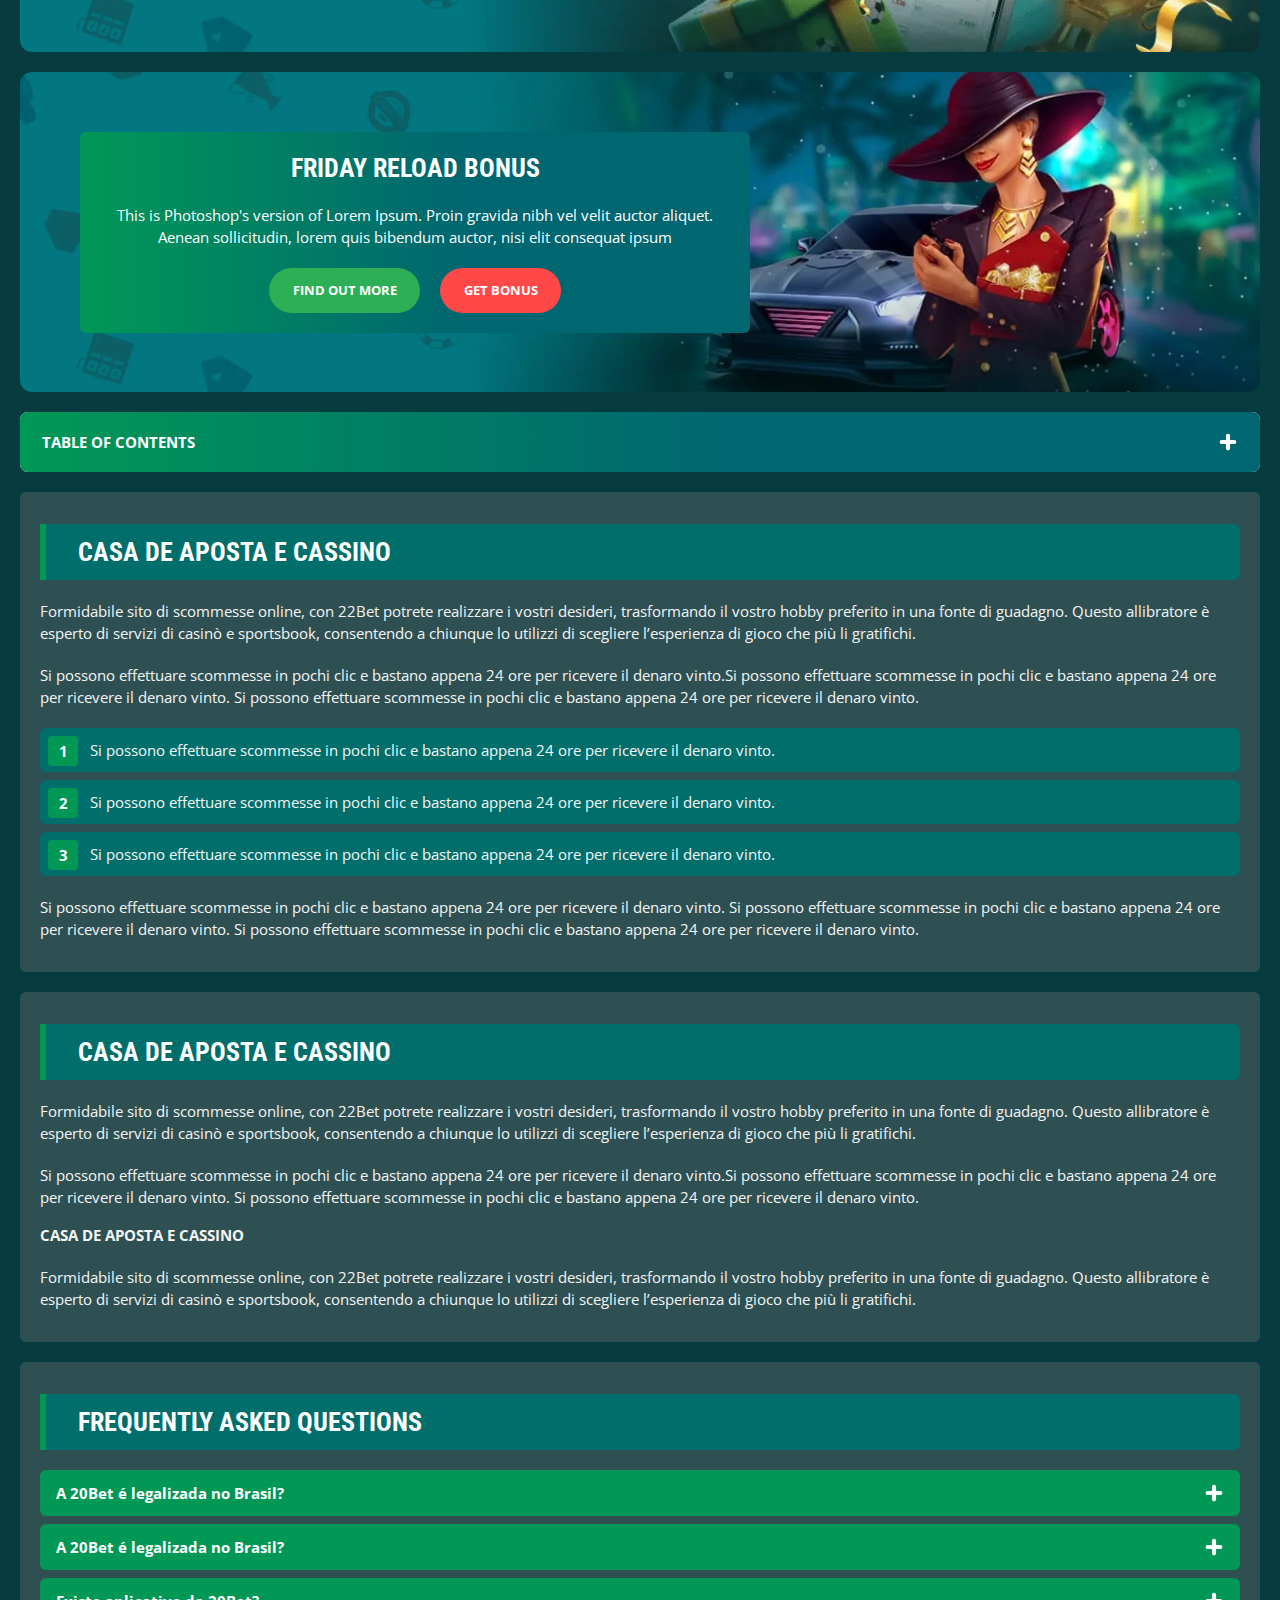
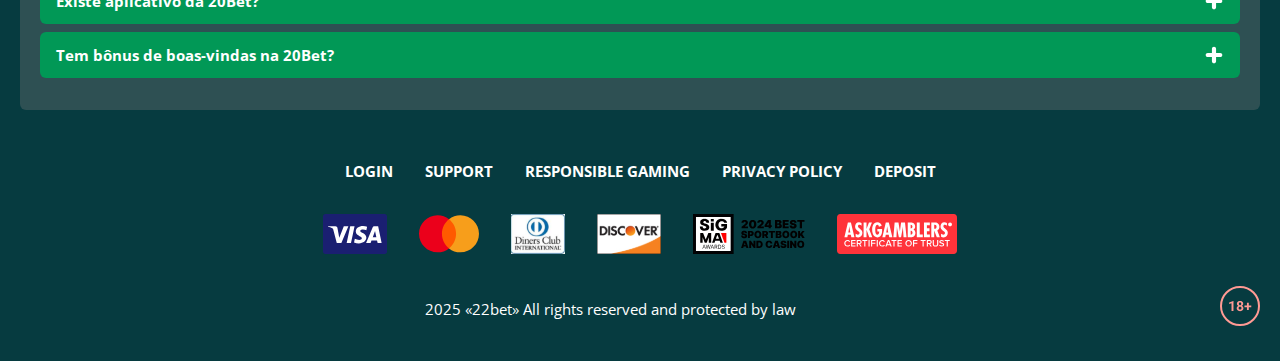
<file: bonus.html>
<!DOCTYPE html>
<html lang="fi">
  <head>
    <meta charset="UTF-8" />
   
    <meta name="viewport" content="width=device-width, initial-scale=1.0" />
    <title>22Bet no</title>
    <meta name="description" content />
    <meta property="og:site_name" content />
    <meta property="og:title" content />
    <meta property="og:type" content="website" />
    <meta property="og:url" content />
    <meta property="og:image" content />
    <meta property="og:image:alt" content />
    <meta property="og:locale" content="fi" />
    <meta property="og:description" content />
    <link rel="preconnect" href="https://fonts.googleapis.com" />
    <link rel="preconnect" href="https://fonts.gstatic.com" crossorigin="anonymous" />
    
   <link href="https://fonts.googleapis.com/css2?family=Open+Sans:ital,wght@0,300..800;1,300..800&display=swap" rel="stylesheet">
<link href="https://fonts.googleapis.com/css?family=Roboto+Condensed&display=swap" rel="stylesheet">

    <link rel="stylesheet" href="./css/reset.css" />
    <link rel="stylesheet" href="./css/main.css" />
    <link rel="stylesheet" href="./css/media.css"/>
    <link rel="icon" href="./images/Group.png" type="image/x-icon"/>
    <script
    src="https://code.jquery.com/jquery-3.6.1.min.js"
    integrity="sha256-o88AwQnZB+VDvE9tvIXrMQaPlFFSUTR+nldQm1LuPXQ="
    crossorigin="anonymous"
  ></script>
  </head>
  <body>
  <header class="header">
      <section class="content header__content">
        <a href="./index.html" class="logo header__logo"
          ><img src="./images/logo.svg" alt="logo" title
        /></a>
        <button class="header__btn-menu" >
          <svg width="16px" height="16px" viewBox="0 0 16 16" xmlns="http://www.w3.org/2000/svg">
              <rect y="0" width="16" height="3" rx="1.5"></rect>
              <rect y="6.5" width="16" height="3" rx="1.5"></rect>
              <rect y="13" width="16" height="3" rx="1.5"></rect>
            </svg>
        </button>

          <nav class="menu header__menu">
            <ul class="header__menu-list">
                
              <li class="">
              <div class="header__menu-wrapper">
                <div class="js-button-expander js-button-expander--menu" >
                <a href="./bonus.html" >
                <span>Bonus</span>
              </a>
              </div>
              <div class="header__menu-wrap js-expand-content js-expand-content--menu">
                <ul >
                  <li>
                    <a href="./freeSpins.html">
                    <span>Free Spins</span>
                  </a></li>
                  <li><a href="./promoCode.html">
                    <span>Promo Code</span>
                  </a>
                </li>
                  <li><a href="./welcomeBonus.html">
                    <span>Welcome Bonus</span>
                  </a>
                </li>
                <li><a href="./vip.html">
                    <span>VIP</span>
                  </a>
                </li>
                </ul>
              </div>
              </div>
               <a href="./bonus.html" class="header__menu-item">
                <span>Bonus</span>
              </a>
            </li>
              <li>
                <a href="./app.html">
                 App
                </a>
              </li>
              
              <li class="">
              <div class="header__menu-wrapper">
                <div class="js-button-expander js-button-expander--menu" >
                <a href="./casino.html" >
                <span> Casino</span>
              </a>
              </div>
              <div class="header__menu-wrap js-expand-content js-expand-content--menu">
                <ul >
                  <li>
                    <a href="./slots.html">
                    <span>Slots</span>
                  </a></li>
                 
                </ul>
              </div>
              </div>
               <a href="./casino.html" class="header__menu-item">
                <span>Casino</span>
              </a>
            </li>
               <li>
                <a href="./live.html">
               Live
                </a>
              </li>
              <li>
                    <a href="./freeSpins.html">
                    <span>Free Spins</span>
                  </a></li>
                  <li><a href="./promoCode.html">
                    <span>Promo Code</span>
                  </a>
                </li>
                  <li><a href="./welcomeBonus.html">
                    <span>Welcome Bonus</span>
                  </a>
                </li>
                <li><a href="./vip.html">
                    <span>VIP</span>
                  </a>
                </li>
             <li>
                    <a href="./slots.html">
                    <span>Slots</span>
                  </a></li>
             
             
            </ul>
            <div class="header__button header__button-menu " >
              <a href="#" class="button  button__login-menu">log in</a>
              <a href="#" class="button button__menu">registration</a>
            </div>
           
          </nav>
            <a href="#" class="button button__login">log in</a>
            <a href="#" class="button button__singup">registration</a>
            <div id="clock" class="header__time">00:00</div>
            <a href="" class="header__flag">
                <span><img src="./images/flag.png" alt="flag" title /></span>
                <span>fi</span>
              </a>
      </section>
    </header>
     <main class="main home main-page">
        <section class=" hero hero__page">
           
            <div class="background ">
              <img src="./images/bonus/bg-bonus.webp" alt="hero" title />
              
            </div>
            <div class="hero__wrapper hero__wrapper-page">
              <div class="hero__data hero__data-bonus">
                <ul
                class="breadcrumbs "
                
              >
                <li
                  
                >
                  <a href="#" >
                    <span >Home</span></a
                  >
                 
                </li>
                <li
                  
                >
                  <a href="#" > <span >Bonus</span></a>
                 
                </li>
              </ul>
                <h1 class="title general hero__title">
                  Online Casino Website
                </h1>
                 <p class="hero__text">The first thing that catches players' attention is the incredible simplicity of this casino.</p>
               
                <a href="#" class="button  hero__button ">JOIN NOW</a>
               
              </div>
             
            </div>
          </section>
      <section class="main__wrap main__wrap-page">
       
       <section class="content__wrapper content__wrapper-page">
        <section class="content article">
            <p>
             Lorem ipsum dolor sit 22Bet consectetur adipiscing elit. Quisque faucibus ex sapien vitae pellentesque sem placerat. In id cursus mi pretium tellus duis convallis. Tempus leo eu aenean sed diam urna tempor. Pulvinar vivamus fringilla lacus nec metus bibendum egestas. Iaculis massa nisl malesuada lacinia integer nunc posuere. Ut hendrerit semper vel class aptent taciti sociosqu.
            </p>
            <p>
             Ad litora torquent per conubia nostra inceptos himenaeos.
            </p>
          </section>
        
          <section class="content bonuses">
            <ul class="bonuses__list">
               <li class="  bonuses__item">
                 
                 <div class="images__wrap">
                   <div class="background bonuses__img">
                     <img src="./images/bonus/banner-bonus1.webp" alt="" title="">
                  </div>
                  <div class="bonuses__desc">
                     <div class="wrap">
                        
                        <h2 class="title high bonuses__title">Friday Reload Bonus</h2>
                        <div class="bonuses__text">
                           <p>This is Photoshop's version of Lorem Ipsum. Proin gravida nibh vel velit auctor aliquet. Aenean sollicitudin, lorem quis bibendum auctor, nisi elit consequat ipsum</p>
                        
                          </div>
                        
                     </div>
                     <div class="bonuses__buttons">
                      <a href="#" class="button bonuses__button">Find out more</a>
                      <a href="#" class="button bonuses__button">Get Bonus</a>
                   </div>
                  </div>
                 </div>
                  
               </li>
               <li class="bonuses__item">
                 <div class="images__wrap">
                  <div class="background bonuses__img">
                     <img src="./images/bonus/banner-bonus2.webp" alt="" title="">
                  </div>
                  <div class="bonuses__desc">
                     <div class="wrap">
                       
                        <h2 class="title high bonuses__title">Friday Reload Bonus</h2>
                        <div class="bonuses__text">
                           <p>This is Photoshop's version of Lorem Ipsum. Proin gravida nibh vel velit auctor aliquet. Aenean sollicitudin, lorem quis bibendum auctor, nisi elit consequat ipsum</p>
                        </div>
                        
                     </div>
                     <div class="bonuses__buttons">
                      <a href="#" class="button bonuses__button">Find out more</a>
                      <a href="#" class="button bonuses__button">Get Bonus</a>
                   </div>
                  </div>
                 </div>
               </li>
               <li class="bonuses__item">
                <div class="images__wrap">
                  <div class="background bonuses__img">
                     <img src="./images/bonus/banner-bonus3.webp" alt="" title="">
                  </div>
                  <div class="bonuses__desc">
                     <div class="wrap">
                        
                        <h2 class="title high bonuses__title">Friday Reload Bonus</h2>
                        <div class="bonuses__text">
                           <p>This is Photoshop's version of Lorem Ipsum. Proin gravida nibh vel velit auctor aliquet. Aenean sollicitudin, lorem quis bibendum auctor, nisi elit consequat ipsum</p>
                        </div>
                       
                     </div>
                     <div class="bonuses__buttons">
                      <a href="#" class="button bonuses__button">Find out more</a>
                      <a href="#" class="button bonuses__button">Get Bonus</a>
                   </div>
                  </div>
                </div>
               </li>
               <li class="bonuses__item">
                  <div class="images__wrap">
                  <div class="background bonuses__img">
                     <img src="./images/bonus/banner-bonus4.webp" alt="" title="">
                  </div>
                  <div class="bonuses__desc">
                     <div class="wrap">
                        
                        <h2 class="title high bonuses__title">Friday Reload Bonus</h2>
                        <div class="bonuses__text">
                           <p>This is Photoshop's version of Lorem Ipsum. Proin gravida nibh vel velit auctor aliquet. Aenean sollicitudin, lorem quis bibendum auctor, nisi elit consequat ipsum</p>
                        </div>
                        
                     </div>
                     <div class="bonuses__buttons">
                      <a href="#" class="button bonuses__button">Find out more</a>
                      <a href="#" class="button bonuses__button">Get Bonus</a>
                      
                   </div>
                  </div>
                  </div>
               </li>
            </ul>
         </section>
           <section class="content menu-review__content">
                <div class="menu__review-desk menu__review-content">Table of Contents</div>
                <ul class="menu__review menu__review-list">
                  <li><a href="#">Casa de Aposta e Cassino</a></li>
                    <li><a href="#">Casa de Aposta e Cassino</a></li>
                      <li><a href="#">Casa de Aposta e Cassino</a></li>
                        <li><a href="#">Casa de Aposta e Cassino</a></li>
                          <li><a href="#">Frequently Asked Questions</a></li>
                        
                </ul>
             
          
          </section>
         
         <section class="content article">
            <h2 class="title high article__title">Casa de Aposta e Cassino</h2>
            
            <p>
             Formidabile sito di scommesse online, con 22Bet potrete realizzare i vostri desideri, trasformando il vostro hobby preferito in una fonte di guadagno. Questo allibratore è esperto di servizi di casinò e sportsbook, consentendo a chiunque lo utilizzi di scegliere l’esperienza di gioco che più li gratifichi.
            </p>
            <p>
             Si possono effettuare scommesse in pochi clic e bastano appena 24 ore per ricevere il denaro vinto.Si possono effettuare scommesse in pochi clic e bastano appena 24 ore per ricevere il denaro vinto. Si possono effettuare scommesse in pochi clic e bastano appena 24 ore per ricevere il denaro vinto.
            </p>
           <ol>
              <li>Si possono effettuare scommesse in pochi clic e bastano appena 24 ore per ricevere il denaro vinto.</li>
              <li>Si possono effettuare scommesse in pochi clic e bastano appena 24 ore per ricevere il denaro vinto.</li>
              <li>Si possono effettuare scommesse in pochi clic e bastano appena 24 ore per ricevere il denaro vinto.</li>
            </ol>
            <p>Si possono effettuare scommesse in pochi clic e bastano appena 24 ore per ricevere il denaro vinto. Si possono effettuare scommesse in pochi clic e bastano appena 24 ore per ricevere il denaro vinto. Si possono effettuare scommesse in pochi clic e bastano appena 24 ore per ricevere il denaro vinto.</p>
          </section>
           <section class="content article">
            <h2 class="title high article__title">Casa de Aposta e Cassino</h2>
            
            <p>
             Formidabile sito di scommesse online, con 22Bet potrete realizzare i vostri desideri, trasformando il vostro hobby preferito in una fonte di guadagno. Questo allibratore è esperto di servizi di casinò e sportsbook, consentendo a chiunque lo utilizzi di scegliere l’esperienza di gioco che più li gratifichi.
            </p>
            <p>
             Si possono effettuare scommesse in pochi clic e bastano appena 24 ore per ricevere il denaro vinto.Si possono effettuare scommesse in pochi clic e bastano appena 24 ore per ricevere il denaro vinto. Si possono effettuare scommesse in pochi clic e bastano appena 24 ore per ricevere il denaro vinto.
            </p>
          
            <h3>Casa de Aposta e Cassino</h3>
            <p>Formidabile sito di scommesse online, con 22Bet potrete realizzare i vostri desideri, trasformando il vostro hobby preferito in una fonte di guadagno. Questo allibratore è esperto di servizi di casinò e sportsbook, consentendo a chiunque lo utilizzi di scegliere l’esperienza di gioco che più li gratifichi.</p>
          </section>
        
           <section class="content faq">
            <h2 class="title high faq__title">Frequently Asked Questions</h2>
            <ul class="faq__list " >
              <li class="faq__item"  >
                <h3 class="title medium faq__subtitle js-button-expander js-button-expander--faq"  >A 20Bet é legalizada no Brasil?
                 </h3>
                <div  class="faq__answer js-expand-content js-expand-content--faq" >
                  <p  >
                    Sim, a casa de apostas tem licença emitida por Curaçao, que é reconhecida no Brasil e a permite atuar por aqui.
                  </p>
                </div>
              </li>
              <li class="faq__item"  >
                <h3 class="title medium faq__subtitle js-button-expander js-button-expander--faq"  >A 20Bet é legalizada no Brasil?</h3>
                <div class="faq__answer js-expand-content js-expand-content--faq" >
                  <p  >
                    Sim, a casa de apostas tem licença emitida por Curaçao, que é reconhecida no Brasil e a permite atuar por aqui.
                  </p>
                </div>
              </li> 
              <li class="faq__item"  >
                <h3 class="title medium faq__subtitle js-button-expander js-button-expander--faq"  >Existe aplicativo da 20Bet?</h3>
                <div class="faq__answer js-expand-content js-expand-content--faq" >
                  <p  >
                   Sim, disponível para sistemas operacionais iOS e Android.
                  </p>
                </div>
              </li> 
              <li class="faq__item"  >
                <h3 class="title medium faq__subtitle js-button-expander js-button-expander--faq"  >Tem bônus de boas-vindas na 20Bet?</h3>
                <div class="faq__answer js-expand-content js-expand-content--faq" >
                  <p  >
                   O pacote especial para novos usuários da 20Bet paga 100% sobre o primeiro depósito, com limite de 600 BRL.
                  </p>
                </div>
              </li> 
             
            </ul>
          </section>
          
        </section> 
        
       
        <div class=""  onclick="scrollToTop()">
          <button class="main__arrow" id="scrollToTopBtn"></button>
        </div> 
      </section>
    </main> 
  <footer class=" footer ">
      <section class="content footer__content">
        <ul class="footer__menu">
         <li><a href="./login.html">Login</a></li>
         <li><a href="./support.html">Support</a></li>
         <li><a href="./responsible.html">Responsible Gaming</a></li>
         <li><a href="./policy.html">Privacy Policy</a></li>
         <li><a href="./deposit.html">Deposit</a></li>
        </ul>
       
          <ul class="footer__cards-list">
           
            <li>
              <a href="#"
                ><img src="./images/visa.svg" alt="cardvisa" title
              /></a>
            </li>
            <li>
              <a href="#"
                ><img
                  src="./images/mastercard.svg"
                  alt="mastercard"
                  title
              /></a>
            </li>
            <li>
                <a href="#"
                  ><img src="./images/diners.svg" alt="diners" title
                /></a>
              </li>
              <li>
                <a href="#"
                  ><img src="./images/discover.svg" alt="discover" title
                /></a>
              </li>
              <li>
                <a href="#"
                  ><img src="./images/sigma.svg" alt="sigma" title
                /></a>
              </li>
              <li>
                <a href="#"
                  ><img src="./images/ask.svg" alt="ask" title
                /></a>
              </li>
            
          </ul>
       
        <div class="footer__wrapp">
          <div class="footer__text">
           
            <p>2025 «22bet» All rights reserved and protected by law
</p>
           
          </div>
          <div class="footer__age">
            <img src="./images/age.svg" alt="age" title />
          </div>
        </div>
      
      </section>
    </footer>
    
    <script src="./js/sidebar.js" defer></script>
    <script src="./js/expander.js" defer></script>
    <script src="./js/mobile-menu.js" defer></script>
    <script src="./js/clock.js" defer></script>
     <script src="./js/arrowUp.js" defer></script>
  </body>
</html>
</file>
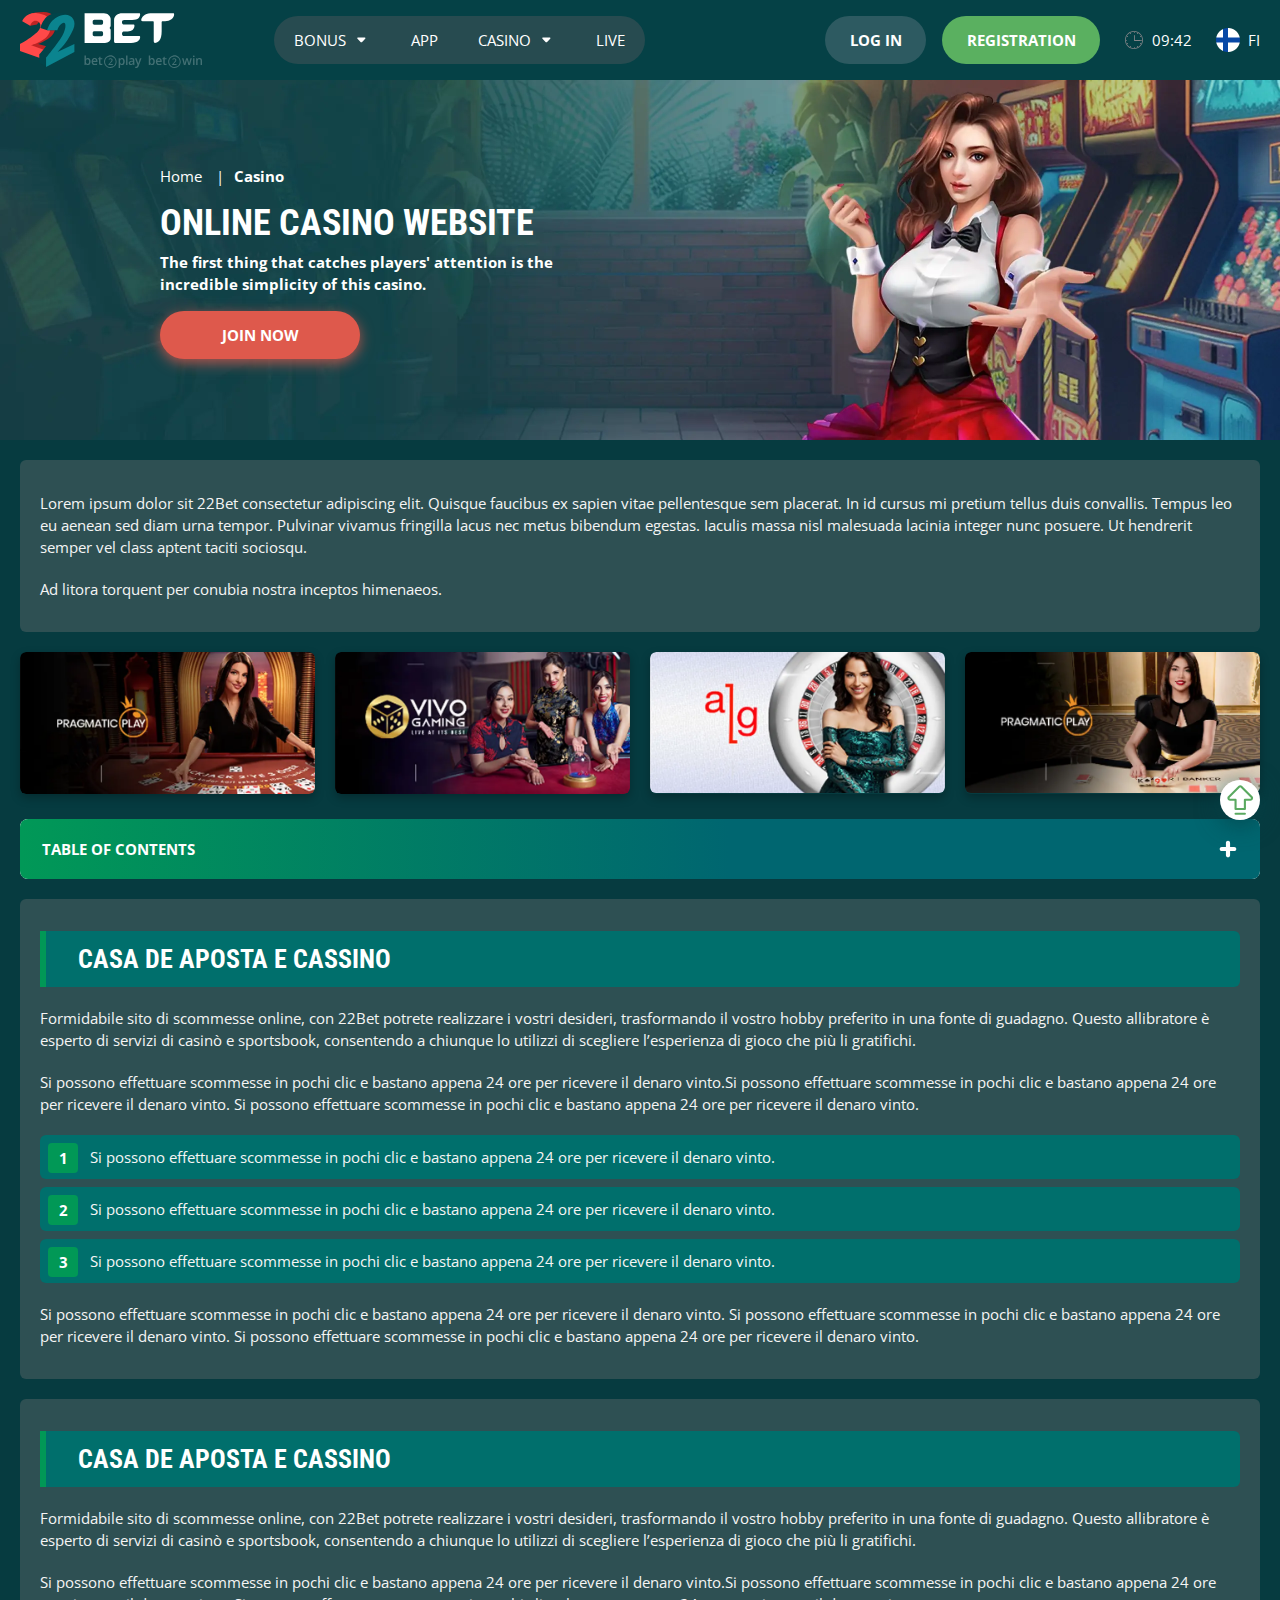
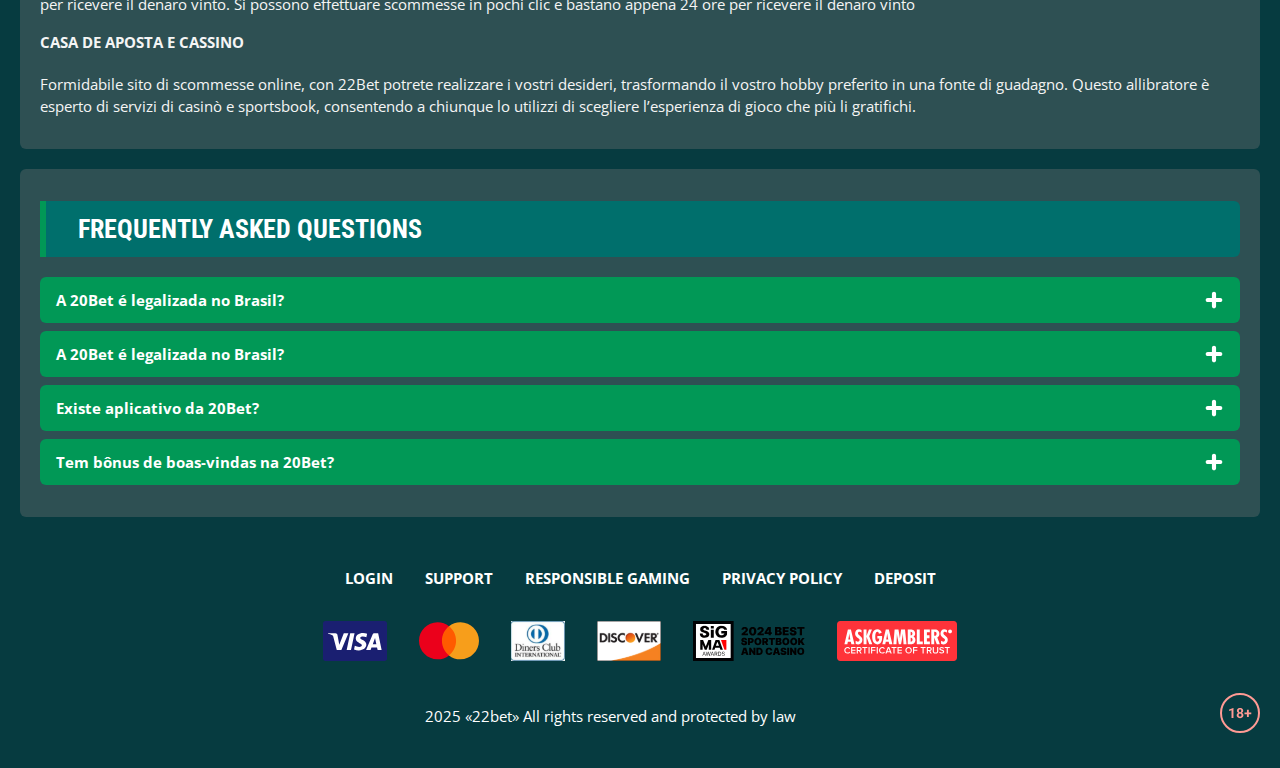
<file: casino.html>
<!DOCTYPE html>
<html lang="fi">
  <head>
    <meta charset="UTF-8" />
   
    <meta name="viewport" content="width=device-width, initial-scale=1.0" />
    <title>22Bet </title>
    <meta name="description" content />
    <meta property="og:site_name" content />
    <meta property="og:title" content />
    <meta property="og:type" content="website" />
    <meta property="og:url" content />
    <meta property="og:image" content />
    <meta property="og:image:alt" content />
    <meta property="og:locale" content="fi" />
    <meta property="og:description" content />
    <link rel="preconnect" href="https://fonts.googleapis.com" />
    <link rel="preconnect" href="https://fonts.gstatic.com" crossorigin="anonymous" />
   <link href="https://fonts.googleapis.com/css2?family=Open+Sans:ital,wght@0,300..800;1,300..800&display=swap" rel="stylesheet">
<link href="https://fonts.googleapis.com/css?family=Roboto+Condensed&display=swap" rel="stylesheet">

   <link rel="stylesheet" href="./css/reset.css" />
    <link rel="stylesheet" href="./css/main.css" />
    <link rel="stylesheet" href="./css/media.css"/>
    <link rel="icon" href="./images/Group.png" type="image/x-icon"/>
    <script
    src="https://code.jquery.com/jquery-3.6.1.min.js"
    integrity="sha256-o88AwQnZB+VDvE9tvIXrMQaPlFFSUTR+nldQm1LuPXQ="
    crossorigin="anonymous"
  ></script>
  </head>
  <body>
    <header class="header">
      <section class="content header__content">
        <a href="./index.html" class="logo header__logo"
          ><img src="./images/logo.svg" alt="logo" title
        /></a>
        <button class="header__btn-menu" >
          <svg width="16px" height="16px" viewBox="0 0 16 16" xmlns="http://www.w3.org/2000/svg">
              <rect y="0" width="16" height="3" rx="1.5"></rect>
              <rect y="6.5" width="16" height="3" rx="1.5"></rect>
              <rect y="13" width="16" height="3" rx="1.5"></rect>
            </svg>
        </button>

          <nav class="menu header__menu">
            <ul class="header__menu-list">
                
              <li class="">
              <div class="header__menu-wrapper">
                <div class="js-button-expander js-button-expander--menu" >
                <a href="./bonus.html" >
                <span>Bonus</span>
              </a>
              </div>
              <div class="header__menu-wrap js-expand-content js-expand-content--menu">
                <ul >
                  <li>
                    <a href="./freeSpins.html">
                    <span>Free Spins</span>
                  </a></li>
                  <li><a href="./promoCode.html">
                    <span>Promo Code</span>
                  </a>
                </li>
                  <li><a href="./welcomeBonus.html">
                    <span>Welcome Bonus</span>
                  </a>
                </li>
                <li><a href="./vip.html">
                    <span>VIP</span>
                  </a>
                </li>
                </ul>
              </div>
              </div>
               <a href="./bonus.html" class="header__menu-item">
                <span>Bonus</span>
              </a>
            </li>
              <li>
                <a href="./app.html">
                 App
                </a>
              </li>
              
              <li class="">
              <div class="header__menu-wrapper">
                <div class="js-button-expander js-button-expander--menu" >
                <a href="./casino.html" >
                <span> Casino</span>
              </a>
              </div>
              <div class="header__menu-wrap js-expand-content js-expand-content--menu">
                <ul >
                  <li>
                    <a href="./slots.html">
                    <span>Slots</span>
                  </a></li>
                 
                </ul>
              </div>
              </div>
               <a href="./bonus.html" class="header__menu-item">
                <span>Casino</span>
              </a>
            </li>
               <li>
                <a href="./live.html">
               Live
                </a>
              </li>
              <li>
                    <a href="./freeSpins.html">
                    <span>Free Spins</span>
                  </a></li>
                  <li><a href="./promoCode.html">
                    <span>Promo Code</span>
                  </a>
                </li>
                  <li><a href="./welcomeBonus.html">
                    <span>Welcome Bonus</span>
                  </a>
                </li>
                <li><a href="./vip.html">
                    <span>VIP</span>
                  </a>
                </li>
             <li>
                    <a href="./slots.html">
                    <span>Slots</span>
                  </a></li>
             
             
            </ul>
            <div class="header__button header__button-menu " >
              <a href="#" class="button  button__login-menu">log in</a>
              <a href="#" class="button button__menu">registration</a>
            </div>
           
          </nav>
            <a href="#" class="button button__login">log in</a>
            <a href="#" class="button button__singup">registration</a>
            <div id="clock" class="header__time">00:00</div>
            <a href="" class="header__flag">
                <span><img src="./images/flag.png" alt="flag" title /></span>
                <span>fi</span>
              </a>
      </section>
    </header>
     <main class="main home main-page">
        <section class=" hero hero__page">
           
            <div class="background background-page">
              <img src="./images/casino/bg-casino.webp" alt="hero" title />
              
            </div>
            <div class="hero__wrapper hero__wrapper-page">
              <div class="hero__data hero__data-bonus">
                <ul
                class="breadcrumbs "
                
              >
                <li
                  
                >
                  <a href="#" >
                    <span >Home</span></a
                  >
                 
                </li>
                <li
                  
                >
                  <a href="#" > <span >Casino</span></a>
                 
                </li>
              </ul>
                <h1 class="title general hero__title">
                  Online Casino Website
                </h1>
                 <p class="hero__text">The first thing that catches players' attention is the incredible simplicity of this casino.</p>
               
                <a href="#" class="button  hero__button ">JOIN NOW</a>
               
              </div>
             
            </div>
          </section>
      <section class="main__wrap main__wrap-page">
       
       <section class="content__wrapper content__wrapper-page">

         
        
       
          <section class="content article">
            <p>
             Lorem ipsum dolor sit 22Bet consectetur adipiscing elit. Quisque faucibus ex sapien vitae pellentesque sem placerat. In id cursus mi pretium tellus duis convallis. Tempus leo eu aenean sed diam urna tempor. Pulvinar vivamus fringilla lacus nec metus bibendum egestas. Iaculis massa nisl malesuada lacinia integer nunc posuere. Ut hendrerit semper vel class aptent taciti sociosqu.
            </p>
            <p>
             Ad litora torquent per conubia nostra inceptos himenaeos.
            </p>
          </section>
               <section class="content casino">
           
              <ul class="casino__list casino__list-page">
                <li class="casino__item">
                    <div class="casino__wrapper">
                      <img class="casino__img" src="./images/casino/card-casino1.webp" alt="" title>
                    <div class="casino__hover casino__hover-live">
                        
                        <div class="casino-box">
                            
                        <a href="#" class="button  casino__buttons">Play now</a>
                        </div>
                    </div>
                    </div>
                    
                </li>
                <li class="casino__item">
                  <div class="casino__wrapper">
                    <img class="casino__img" src="./images/casino/card-casino2.webp" alt="" title>
                <div class="casino__hover casino__hover-live">
                      
                        <div class="casino-box">
                            
                        <a href="#" class="button  casino__buttons">Play now</a>
                        </div>
                    </div>
                  </div>
                 
              </li>
              <li class="casino__item">
                <div class="casino__wrapper">
                  <img class="casino__img" src="./images/casino/card-casino3.webp" alt="" title>
               <div class="casino__hover casino__hover-live">
                        
                        <div class="casino-box">
                            
                        <a href="#" class="button  casino__buttons">Play now</a>
                        </div>
                    </div>
               
            </li>
             <li class="casino__item">
                <div class="casino__wrapper">
                  <img class="casino__img" src="./images/casino/card-casino4.webp" alt="" title>
               <div class="casino__hover casino__hover-live">
                        
                        <div class="casino-box">
                            
                        <a href="#" class="button  casino__buttons">Play now</a>
                        </div>
                    </div>
               
            </li>
             
    
      

              </ul>
         </section>
             
        
        
              <section class="content menu-review__content">
              

            
                <div class="menu__review-desk menu__review-content">Table of Contents</div>
                <ul class="menu__review menu__review-list">
                  <li><a href="#">Casa de Aposta e Cassino</a></li>
                    <li><a href="#">Casa de Aposta e Cassino</a></li>
                      <li><a href="#">Casa de Aposta e Cassino</a></li>
                        <li><a href="#">Casa de Aposta e Cassino</a></li>
                          <li><a href="#">Frequently Asked Questions</a></li>
                 
                </ul>
             
          
          </section>
          
        
          <section class="content article">
            <h2 class="title high article__title">Casa de Aposta e Cassino</h2>
             
            <p>
             Formidabile sito di scommesse online, con 22Bet potrete realizzare i vostri desideri, trasformando il vostro hobby preferito in una fonte di guadagno. Questo allibratore è esperto di servizi di casinò e sportsbook, consentendo a chiunque lo utilizzi di scegliere l’esperienza di gioco che più li gratifichi.
            </p>
            <p>
             Si possono effettuare scommesse in pochi clic e bastano appena 24 ore per ricevere il denaro vinto.Si possono effettuare scommesse in pochi clic e bastano appena 24 ore per ricevere il denaro vinto. Si possono effettuare scommesse in pochi clic e bastano appena 24 ore per ricevere il denaro vinto.
            </p>
           <ol>
              <li>Si possono effettuare scommesse in pochi clic e bastano appena 24 ore per ricevere il denaro vinto.</li>
              <li>Si possono effettuare scommesse in pochi clic e bastano appena 24 ore per ricevere il denaro vinto.</li>
              <li>Si possono effettuare scommesse in pochi clic e bastano appena 24 ore per ricevere il denaro vinto.</li>
            </ol>
            <p>Si possono effettuare scommesse in pochi clic e bastano appena 24 ore per ricevere il denaro vinto. Si possono effettuare scommesse in pochi clic e bastano appena 24 ore per ricevere il denaro vinto. Si possono effettuare scommesse in pochi clic e bastano appena 24 ore per ricevere il denaro vinto.</p>
          </section>
         
         
           <section class="content article">
            <h2 class="title high article__title">Casa de Aposta e Cassino</h2>
            <p>Formidabile sito di scommesse online, con 22Bet potrete realizzare i vostri desideri, trasformando il vostro hobby preferito in una fonte di guadagno. Questo allibratore è esperto di servizi di casinò e sportsbook, consentendo a chiunque lo utilizzi di scegliere l’esperienza di gioco che più li gratifichi.</p>
            <p>Si possono effettuare scommesse in pochi clic e bastano appena 24 ore per ricevere il denaro vinto.Si possono effettuare scommesse in pochi clic e bastano appena 24 ore per ricevere il denaro vinto. Si possono effettuare scommesse in pochi clic e bastano appena 24 ore per ricevere il denaro vinto</p>
            <h3>Casa de Aposta e Cassino</h3>
            <p>Formidabile sito di scommesse online, con 22Bet potrete realizzare i vostri desideri, trasformando il vostro hobby preferito in una fonte di guadagno. Questo allibratore è esperto di servizi di casinò e sportsbook, consentendo a chiunque lo utilizzi di scegliere l’esperienza di gioco che più li gratifichi.</p>
           </section>

          <section class="content faq">
            <h2 class="title high faq__title">Frequently Asked Questions</h2>
            <ul class="faq__list " >
              <li class="faq__item"  >
                <h3 class="title medium faq__subtitle js-button-expander js-button-expander--faq"  >A 20Bet é legalizada no Brasil?
                 </h3>
                <div  class="faq__answer js-expand-content js-expand-content--faq" >
                  <p  >
                    Sim, a casa de apostas tem licença emitida por Curaçao, que é reconhecida no Brasil e a permite atuar por aqui.
                  </p>
                </div>
              </li>
              <li class="faq__item"  >
                <h3 class="title medium faq__subtitle js-button-expander js-button-expander--faq"  >A 20Bet é legalizada no Brasil?</h3>
                <div class="faq__answer js-expand-content js-expand-content--faq" >
                  <p  >
                    Sim, a casa de apostas tem licença emitida por Curaçao, que é reconhecida no Brasil e a permite atuar por aqui.
                  </p>
                </div>
              </li> 
              <li class="faq__item"  >
                <h3 class="title medium faq__subtitle js-button-expander js-button-expander--faq"  >Existe aplicativo da 20Bet?</h3>
                <div class="faq__answer js-expand-content js-expand-content--faq" >
                  <p  >
                   Sim, disponível para sistemas operacionais iOS e Android.
                  </p>
                </div>
              </li> 
              <li class="faq__item"  >
                <h3 class="title medium faq__subtitle js-button-expander js-button-expander--faq"  >Tem bônus de boas-vindas na 20Bet?</h3>
                <div class="faq__answer js-expand-content js-expand-content--faq" >
                  <p  >
                   O pacote especial para novos usuários da 20Bet paga 100% sobre o primeiro depósito, com limite de 600 BRL.
                  </p>
                </div>
              </li> 
             
            </ul>
          </section>
          
        </section> 
      
        <div class=""  onclick="scrollToTop()">
          <button class="main__arrow" id="scrollToTopBtn"></button>
        </div> 
        
      </section>
    </main> 
       <footer class=" footer ">
      <section class="content footer__content">
        <ul class="footer__menu">
         <li><a href="./login.html">Login</a></li>
         <li><a href="./support.html">Support</a></li>
         <li><a href="./responsible.html">Responsible Gaming</a></li>
         <li><a href="./policy.html">Privacy Policy</a></li>
         <li><a href="./deposit.html">Deposit</a></li>
        </ul>
       
          <ul class="footer__cards-list">
           
            <li>
              <a href="#"
                ><img src="./images/visa.svg" alt="cardvisa" title
              /></a>
            </li>
            <li>
              <a href="#"
                ><img
                  src="./images/mastercard.svg"
                  alt="mastercard"
                  title
              /></a>
            </li>
            <li>
                <a href="#"
                  ><img src="./images/diners.svg" alt="diners" title
                /></a>
              </li>
              <li>
                <a href="#"
                  ><img src="./images/discover.svg" alt="discover" title
                /></a>
              </li>
              <li>
                <a href="#"
                  ><img src="./images/sigma.svg" alt="sigma" title
                /></a>
              </li>
              <li>
                <a href="#"
                  ><img src="./images/ask.svg" alt="ask" title
                /></a>
              </li>
            
          </ul>
       
        <div class="footer__wrapp">
          <div class="footer__text">
           
            <p>2025 «22bet» All rights reserved and protected by law

</p>
           
          </div>
          <div class="footer__age">
            <img src="./images/age.svg" alt="age" title />
          </div>
        </div>
      
      </section>
    </footer>
    <script src="./js/arrowUp.js" defer></script>
    <script src="./js/sidebar.js" defer></script>
    <script src="./js/expander.js" defer></script>
    <script src="./js/mobile-menu.js" defer></script>
    <script src="./js/clock.js" defer></script>
  </body>
</html>
</file>
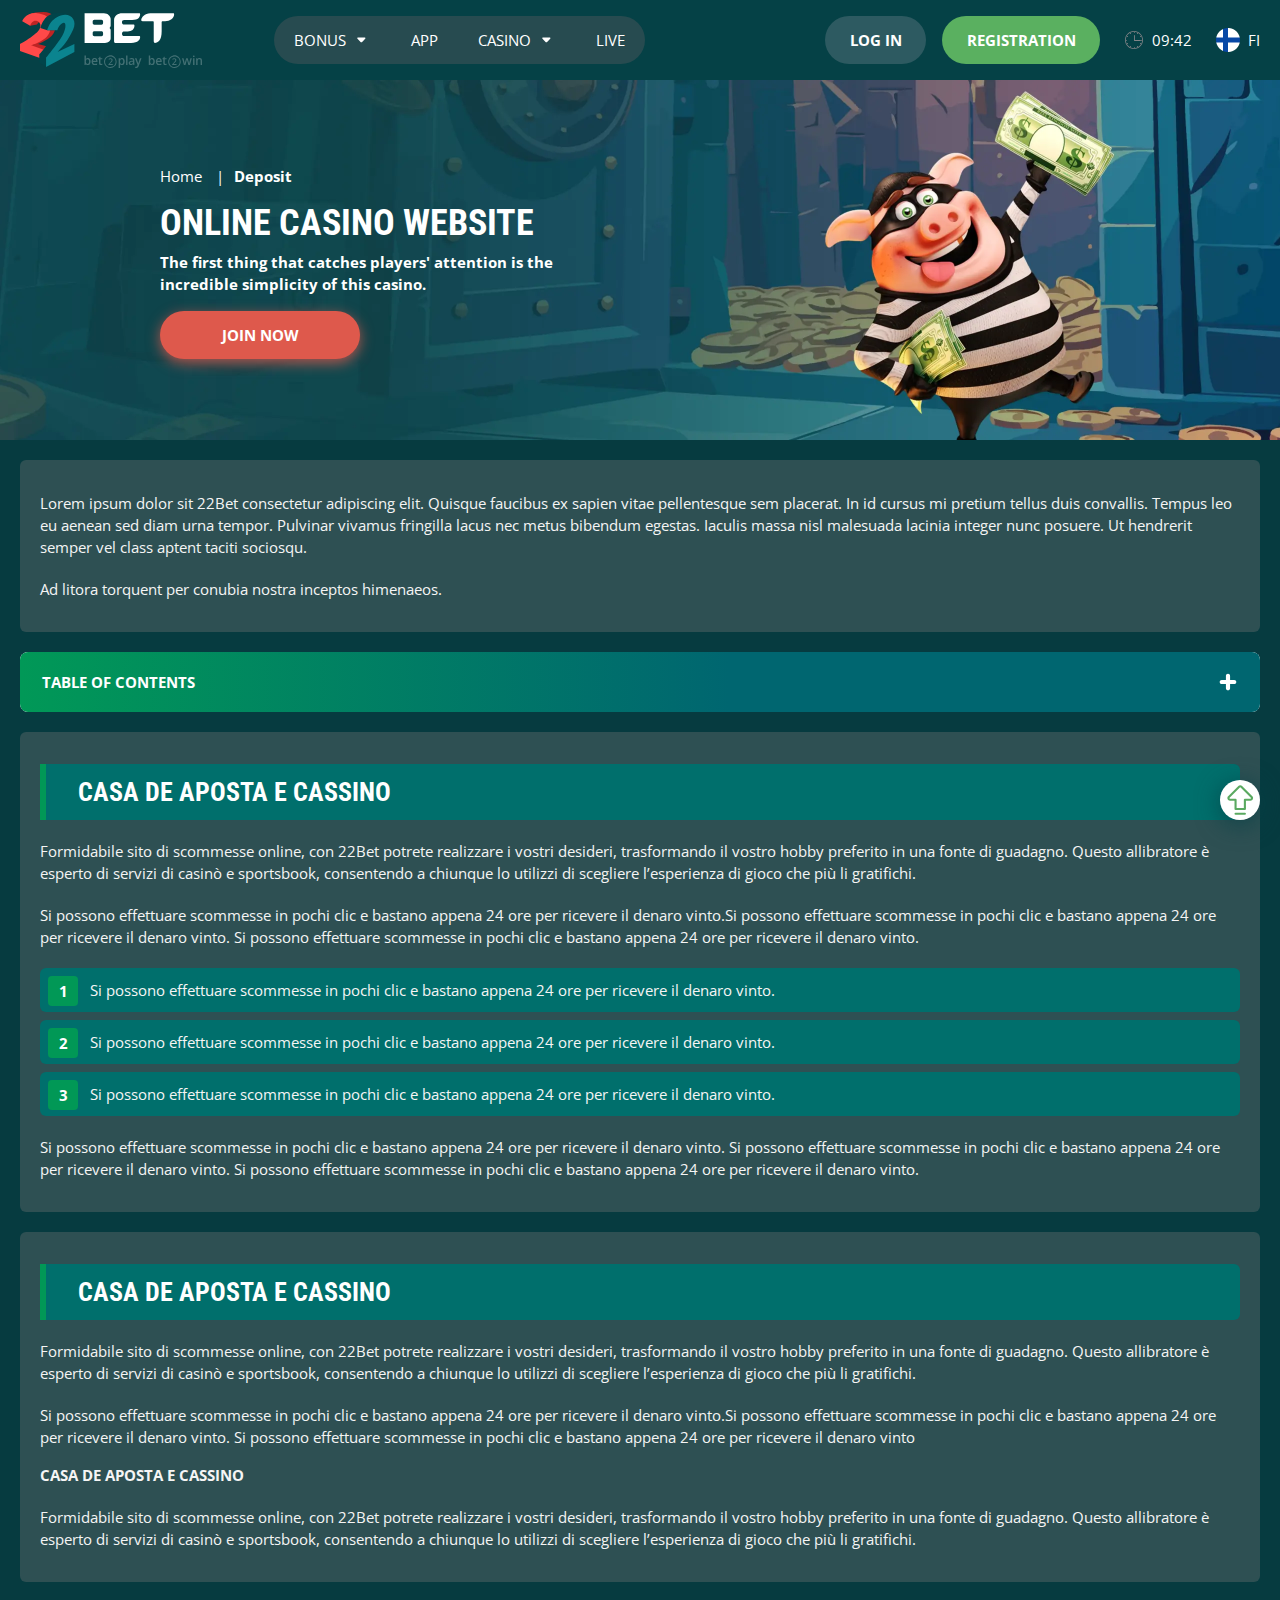
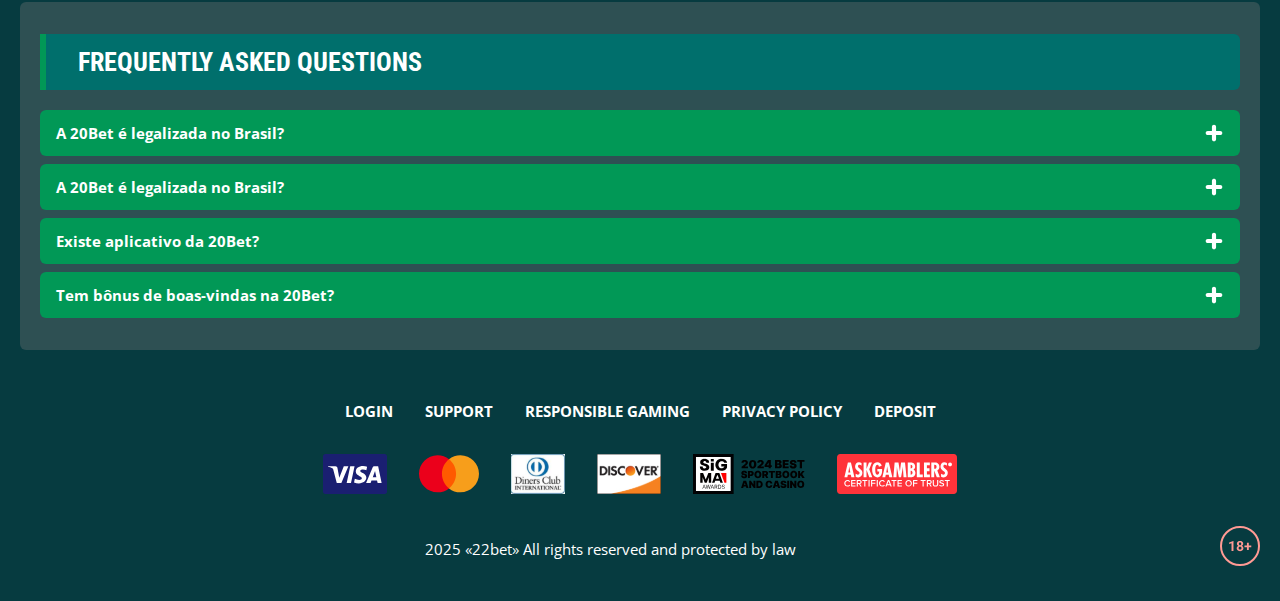
<file: deposit.html>
<!DOCTYPE html>
<html lang="fi">
  <head>
    <meta charset="UTF-8" />
   
    <meta name="viewport" content="width=device-width, initial-scale=1.0" />
    <title>22Bet </title>
    <meta name="description" content />
    <meta property="og:site_name" content />
    <meta property="og:title" content />
    <meta property="og:type" content="website" />
    <meta property="og:url" content />
    <meta property="og:image" content />
    <meta property="og:image:alt" content />
    <meta property="og:locale" content="fi" />
    <meta property="og:description" content />
    <link rel="preconnect" href="https://fonts.googleapis.com" />
    <link rel="preconnect" href="https://fonts.gstatic.com" crossorigin="anonymous" />
   <link href="https://fonts.googleapis.com/css2?family=Open+Sans:ital,wght@0,300..800;1,300..800&display=swap" rel="stylesheet">
<link href="https://fonts.googleapis.com/css?family=Roboto+Condensed&display=swap" rel="stylesheet">

   <link rel="stylesheet" href="./css/reset.css" />
    <link rel="stylesheet" href="./css/main.css" />
    <link rel="stylesheet" href="./css/media.css"/>
    <link rel="icon" href="./images/Group.png" type="image/x-icon"/>
    <script
    src="https://code.jquery.com/jquery-3.6.1.min.js"
    integrity="sha256-o88AwQnZB+VDvE9tvIXrMQaPlFFSUTR+nldQm1LuPXQ="
    crossorigin="anonymous"
  ></script>
  </head>
  <body>
    <header class="header">
      <section class="content header__content">
        <a href="./index.html" class="logo header__logo"
          ><img src="./images/logo.svg" alt="logo" title
        /></a>
        <button class="header__btn-menu" >
          <svg width="16px" height="16px" viewBox="0 0 16 16" xmlns="http://www.w3.org/2000/svg">
              <rect y="0" width="16" height="3" rx="1.5"></rect>
              <rect y="6.5" width="16" height="3" rx="1.5"></rect>
              <rect y="13" width="16" height="3" rx="1.5"></rect>
            </svg>
        </button>

          <nav class="menu header__menu">
            <ul class="header__menu-list">
                
              <li class="">
              <div class="header__menu-wrapper">
                <div class="js-button-expander js-button-expander--menu" >
                <a href="./bonus.html" >
                <span>Bonus</span>
              </a>
              </div>
              <div class="header__menu-wrap js-expand-content js-expand-content--menu">
                <ul >
                  <li>
                    <a href="./freeSpins.html">
                    <span>Free Spins</span>
                  </a></li>
                  <li><a href="./promoCode.html">
                    <span>Promo Code</span>
                  </a>
                </li>
                  <li><a href="./welcomeBonus.html">
                    <span>Welcome Bonus</span>
                  </a>
                </li>
                <li><a href="./vip.html">
                    <span>VIP</span>
                  </a>
                </li>
                </ul>
              </div>
              </div>
               <a href="./bonus.html" class="header__menu-item">
                <span>Bonus</span>
              </a>
            </li>
              <li>
                <a href="./app.html">
                 App
                </a>
              </li>
              
              <li class="">
              <div class="header__menu-wrapper">
                <div class="js-button-expander js-button-expander--menu" >
                <a href="./casino.html" >
                <span> Casino</span>
              </a>
              </div>
              <div class="header__menu-wrap js-expand-content js-expand-content--menu">
                <ul >
                  <li>
                    <a href="./slots.html">
                    <span>Slots</span>
                  </a></li>
                 
                </ul>
              </div>
              </div>
               <a href="./casino.html" class="header__menu-item">
                <span>Casino</span>
              </a>
            </li>
               <li>
                <a href="./live.html">
               Live
                </a>
              </li>
              <li>
                    <a href="./freeSpins.html">
                    <span>Free Spins</span>
                  </a></li>
                  <li><a href="./promoCode.html">
                    <span>Promo Code</span>
                  </a>
                </li>
                  <li><a href="./welcomeBonus.html">
                    <span>Welcome Bonus</span>
                  </a>
                </li>
                <li><a href="./vip.html">
                    <span>VIP</span>
                  </a>
                </li>
             <li>
                    <a href="./slots.html">
                    <span>Slots</span>
                  </a></li>
             
             
            </ul>
            <div class="header__button header__button-menu " >
              <a href="#" class="button  button__login-menu">log in</a>
              <a href="#" class="button button__menu">registration</a>
            </div>
           
          </nav>
            <a href="#" class="button button__login">log in</a>
            <a href="#" class="button button__singup">registration</a>
            <div id="clock" class="header__time">00:00</div>
            <a href="" class="header__flag">
                <span><img src="./images/flag.png" alt="flag" title /></span>
                <span>fi</span>
              </a>
      </section>
    </header>
     <main class="main home main-page">
        <section class=" hero hero__page">
           
            <div class="background background-page">
              <img src="./images/layout-images/bg-deposit.webp" alt="hero" title />
              
            </div>
            <div class="hero__wrapper hero__wrapper-page">
              <div class="hero__data hero__data-bonus">
                <ul
                class="breadcrumbs "
                
              >
                <li
                  
                >
                  <a href="#" >
                    <span >Home</span></a
                  >
                 
                </li>
                <li
                  
                >
                  <a href="#" > <span >Deposit</span></a>
                 
                </li>
              </ul>
                <h1 class="title general hero__title">
                  Online Casino Website
                </h1>
                 <p class="hero__text">The first thing that catches players' attention is the incredible simplicity of this casino.</p>
               
                <a href="#" class="button  hero__button ">JOIN NOW</a>
               
              </div>
             
            </div>
          </section>
      <section class="main__wrap main__wrap-page">
       
       <section class="content__wrapper content__wrapper-page">

         
        
       
          <section class="content article">
            <p>
             Lorem ipsum dolor sit 22Bet consectetur adipiscing elit. Quisque faucibus ex sapien vitae pellentesque sem placerat. In id cursus mi pretium tellus duis convallis. Tempus leo eu aenean sed diam urna tempor. Pulvinar vivamus fringilla lacus nec metus bibendum egestas. Iaculis massa nisl malesuada lacinia integer nunc posuere. Ut hendrerit semper vel class aptent taciti sociosqu.
            </p>
            <p>
             Ad litora torquent per conubia nostra inceptos himenaeos.
            </p>
          </section>
         
              <section class="content menu-review__content">
              

            
                <div class="menu__review-desk menu__review-content">Table of Contents</div>
                <ul class="menu__review menu__review-list">
                  <li><a href="#">Casa de Aposta e Cassino</a></li>
                    <li><a href="#">Casa de Aposta e Cassino</a></li>
                      <li><a href="#">Casa de Aposta e Cassino</a></li>
                        <li><a href="#">Casa de Aposta e Cassino</a></li>
                          <li><a href="#">Frequently Asked Questions</a></li>
                 
                </ul>
             
          
          </section>
          
        
          <section class="content article">
            <h2 class="title high article__title">Casa de Aposta e Cassino</h2>
             
            <p>
             Formidabile sito di scommesse online, con 22Bet potrete realizzare i vostri desideri, trasformando il vostro hobby preferito in una fonte di guadagno. Questo allibratore è esperto di servizi di casinò e sportsbook, consentendo a chiunque lo utilizzi di scegliere l’esperienza di gioco che più li gratifichi.
            </p>
            <p>
             Si possono effettuare scommesse in pochi clic e bastano appena 24 ore per ricevere il denaro vinto.Si possono effettuare scommesse in pochi clic e bastano appena 24 ore per ricevere il denaro vinto. Si possono effettuare scommesse in pochi clic e bastano appena 24 ore per ricevere il denaro vinto.
            </p>
           <ol>
              <li>Si possono effettuare scommesse in pochi clic e bastano appena 24 ore per ricevere il denaro vinto.</li>
              <li>Si possono effettuare scommesse in pochi clic e bastano appena 24 ore per ricevere il denaro vinto.</li>
              <li>Si possono effettuare scommesse in pochi clic e bastano appena 24 ore per ricevere il denaro vinto.</li>
            </ol>
            <p>Si possono effettuare scommesse in pochi clic e bastano appena 24 ore per ricevere il denaro vinto. Si possono effettuare scommesse in pochi clic e bastano appena 24 ore per ricevere il denaro vinto. Si possono effettuare scommesse in pochi clic e bastano appena 24 ore per ricevere il denaro vinto.</p>
          </section>
         
         
           <section class="content article">
            <h2 class="title high article__title">Casa de Aposta e Cassino</h2>
            <p>Formidabile sito di scommesse online, con 22Bet potrete realizzare i vostri desideri, trasformando il vostro hobby preferito in una fonte di guadagno. Questo allibratore è esperto di servizi di casinò e sportsbook, consentendo a chiunque lo utilizzi di scegliere l’esperienza di gioco che più li gratifichi.</p>
            <p>Si possono effettuare scommesse in pochi clic e bastano appena 24 ore per ricevere il denaro vinto.Si possono effettuare scommesse in pochi clic e bastano appena 24 ore per ricevere il denaro vinto. Si possono effettuare scommesse in pochi clic e bastano appena 24 ore per ricevere il denaro vinto</p>
            <h3>Casa de Aposta e Cassino</h3>
            <p>Formidabile sito di scommesse online, con 22Bet potrete realizzare i vostri desideri, trasformando il vostro hobby preferito in una fonte di guadagno. Questo allibratore è esperto di servizi di casinò e sportsbook, consentendo a chiunque lo utilizzi di scegliere l’esperienza di gioco che più li gratifichi.</p>
           </section>

          <section class="content faq">
            <h2 class="title high faq__title">Frequently Asked Questions</h2>
            <ul class="faq__list " >
              <li class="faq__item"  >
                <h3 class="title medium faq__subtitle js-button-expander js-button-expander--faq"  >A 20Bet é legalizada no Brasil?
                 </h3>
                <div  class="faq__answer js-expand-content js-expand-content--faq" >
                  <p  >
                    Sim, a casa de apostas tem licença emitida por Curaçao, que é reconhecida no Brasil e a permite atuar por aqui.
                  </p>
                </div>
              </li>
              <li class="faq__item"  >
                <h3 class="title medium faq__subtitle js-button-expander js-button-expander--faq"  >A 20Bet é legalizada no Brasil?</h3>
                <div class="faq__answer js-expand-content js-expand-content--faq" >
                  <p  >
                    Sim, a casa de apostas tem licença emitida por Curaçao, que é reconhecida no Brasil e a permite atuar por aqui.
                  </p>
                </div>
              </li> 
              <li class="faq__item"  >
                <h3 class="title medium faq__subtitle js-button-expander js-button-expander--faq"  >Existe aplicativo da 20Bet?</h3>
                <div class="faq__answer js-expand-content js-expand-content--faq" >
                  <p  >
                   Sim, disponível para sistemas operacionais iOS e Android.
                  </p>
                </div>
              </li> 
              <li class="faq__item"  >
                <h3 class="title medium faq__subtitle js-button-expander js-button-expander--faq"  >Tem bônus de boas-vindas na 20Bet?</h3>
                <div class="faq__answer js-expand-content js-expand-content--faq" >
                  <p  >
                   O pacote especial para novos usuários da 20Bet paga 100% sobre o primeiro depósito, com limite de 600 BRL.
                  </p>
                </div>
              </li> 
             
            </ul>
          </section>
          
        </section> 
      
        <div class=""  onclick="scrollToTop()">
          <button class="main__arrow" id="scrollToTopBtn"></button>
        </div> 
        
      </section>
    </main> 
   <footer class=" footer ">
      <section class="content footer__content">
        <ul class="footer__menu">
         <li><a href="./login.html">Login</a></li>
         <li><a href="./support.html">Support</a></li>
         <li><a href="./responsible.html">Responsible Gaming</a></li>
         <li><a href="./policy.html">Privacy Policy</a></li>
         <li><a href="./deposit.html">Deposit</a></li>
        </ul>
       
          <ul class="footer__cards-list">
           
            <li>
              <a href="#"
                ><img src="./images/visa.svg" alt="cardvisa" title
              /></a>
            </li>
            <li>
              <a href="#"
                ><img
                  src="./images/mastercard.svg"
                  alt="mastercard"
                  title
              /></a>
            </li>
            <li>
                <a href="#"
                  ><img src="./images/diners.svg" alt="diners" title
                /></a>
              </li>
              <li>
                <a href="#"
                  ><img src="./images/discover.svg" alt="discover" title
                /></a>
              </li>
              <li>
                <a href="#"
                  ><img src="./images/sigma.svg" alt="sigma" title
                /></a>
              </li>
              <li>
                <a href="#"
                  ><img src="./images/ask.svg" alt="ask" title
                /></a>
              </li>
            
          </ul>
       
        <div class="footer__wrapp">
          <div class="footer__text">
           
            <p>2025 «22bet» All rights reserved and protected by law
</p>
           
          </div>
          <div class="footer__age">
            <img src="./images/age.svg" alt="age" title />
          </div>
        </div>
      
      </section>
    </footer>
    <script src="./js/arrowUp.js" defer></script>
    <script src="./js/sidebar.js" defer></script>
    <script src="./js/expander.js" defer></script>
    <script src="./js/mobile-menu.js" defer></script>
    <script src="./js/clock.js" defer></script>
  </body>
</html>
</file>
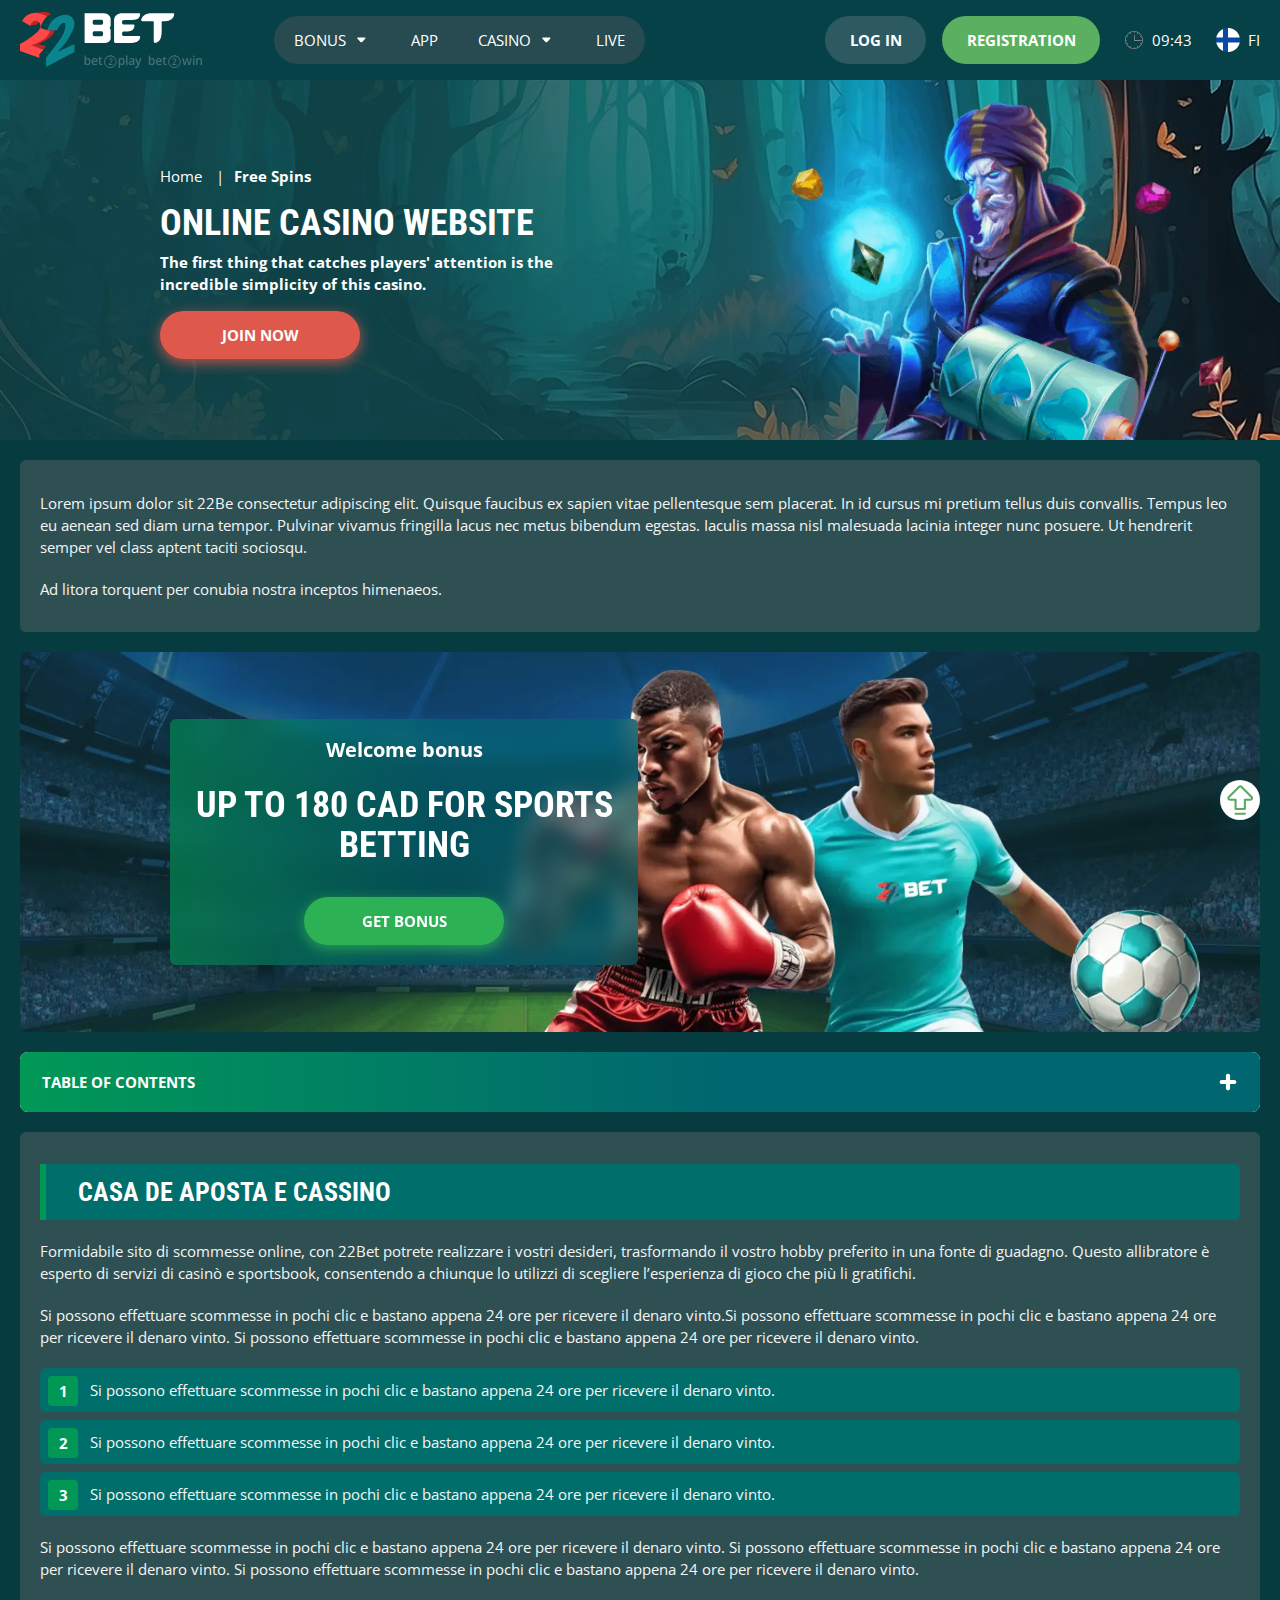
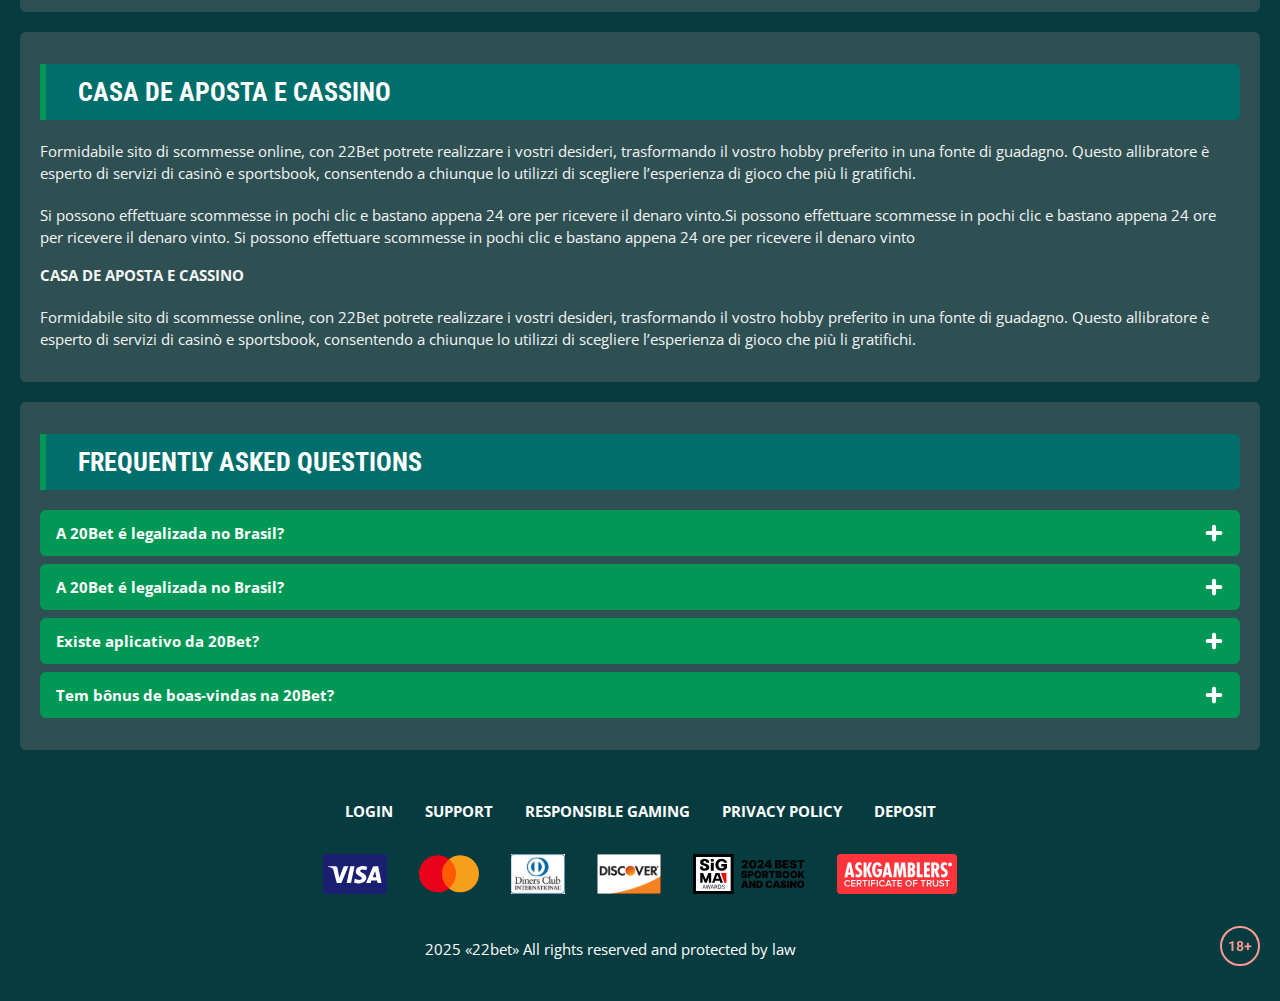
<file: freeSpins.html>
<!DOCTYPE html>
<html lang="fi">
  <head>
    <meta charset="UTF-8" />
   
    <meta name="viewport" content="width=device-width, initial-scale=1.0" />
    <title>22Bet </title>
    <meta name="description" content />
    <meta property="og:site_name" content />
    <meta property="og:title" content />
    <meta property="og:type" content="website" />
    <meta property="og:url" content />
    <meta property="og:image" content />
    <meta property="og:image:alt" content />
    <meta property="og:locale" content="fi" />
    <meta property="og:description" content />
    <link rel="preconnect" href="https://fonts.googleapis.com" />
    <link rel="preconnect" href="https://fonts.gstatic.com" crossorigin="anonymous" />
   <link href="https://fonts.googleapis.com/css2?family=Open+Sans:ital,wght@0,300..800;1,300..800&display=swap" rel="stylesheet">
<link href="https://fonts.googleapis.com/css?family=Roboto+Condensed&display=swap" rel="stylesheet">

   <link rel="stylesheet" href="./css/reset.css" />
    <link rel="stylesheet" href="./css/main.css" />
    <link rel="stylesheet" href="./css/media.css"/>
    <link rel="icon" href="./images/Group.png" type="image/x-icon"/>
    <script
    src="https://code.jquery.com/jquery-3.6.1.min.js"
    integrity="sha256-o88AwQnZB+VDvE9tvIXrMQaPlFFSUTR+nldQm1LuPXQ="
    crossorigin="anonymous"
  ></script>
  </head>
  <body>
    <header class="header">
      <section class="content header__content">
        <a href="./index.html" class="logo header__logo"
          ><img src="./images/logo.svg" alt="logo" title
        /></a>
        <button class="header__btn-menu" >
          <svg width="16px" height="16px" viewBox="0 0 16 16" xmlns="http://www.w3.org/2000/svg">
              <rect y="0" width="16" height="3" rx="1.5"></rect>
              <rect y="6.5" width="16" height="3" rx="1.5"></rect>
              <rect y="13" width="16" height="3" rx="1.5"></rect>
            </svg>
        </button>

          <nav class="menu header__menu">
            <ul class="header__menu-list">
                
              <li class="">
              <div class="header__menu-wrapper">
                <div class="js-button-expander js-button-expander--menu" >
                <a href="./bonus.html" >
                <span>Bonus</span>
              </a>
              </div>
              <div class="header__menu-wrap js-expand-content js-expand-content--menu">
                <ul >
                  <li>
                    <a href="./freeSpins.html">
                    <span>Free Spins</span>
                  </a></li>
                  <li><a href="./promoCode.html">
                    <span>Promo Code</span>
                  </a>
                </li>
                  <li><a href="./welcomeBonus.html">
                    <span>Welcome Bonus</span>
                  </a>
                </li>
                <li><a href="./vip.html">
                    <span>VIP</span>
                  </a>
                </li>
                </ul>
              </div>
              </div>
               <a href="./bonus.html" class="header__menu-item">
                <span>Bonus</span>
              </a>
            </li>
              <li>
                <a href="./app.html">
                 App
                </a>
              </li>
              
              <li class="">
              <div class="header__menu-wrapper">
                <div class="js-button-expander js-button-expander--menu" >
                <a href="./casino.html" >
                <span> Casino</span>
              </a>
              </div>
              <div class="header__menu-wrap js-expand-content js-expand-content--menu">
                <ul >
                  <li>
                    <a href="./slots.html">
                    <span>Slots</span>
                  </a></li>
                 
                </ul>
              </div>
              </div>
               <a href="./casino.html" class="header__menu-item">
                <span>Casino</span>
              </a>
            </li>
               <li>
                <a href="./live.html">
               Live
                </a>
              </li>
              <li>
                    <a href="./freeSpins.html">
                    <span>Free Spins</span>
                  </a></li>
                  <li><a href="./promoCode.html">
                    <span>Promo Code</span>
                  </a>
                </li>
                  <li><a href="./welcomeBonus.html">
                    <span>Welcome Bonus</span>
                  </a>
                </li>
                <li><a href="./vip.html">
                    <span>VIP</span>
                  </a>
                </li>
             <li>
                    <a href="./slots.html">
                    <span>Slots</span>
                  </a></li>
             
             
            </ul>
            <div class="header__button header__button-menu " >
              <a href="#" class="button  button__login-menu">log in</a>
              <a href="#" class="button button__menu">registration</a>
            </div>
           
          </nav>
            <a href="#" class="button button__login">log in</a>
            <a href="#" class="button button__singup">registration</a>
            <div id="clock" class="header__time">00:00</div>
            <a href="" class="header__flag">
                <span><img src="./images/flag.png" alt="flag" title /></span>
                <span>fi</span>
              </a>
      </section>
    </header>
     <main class="main home main-page">
        <section class=" hero hero__page">
           
            <div class="background background-page">
              <img src="./images/layout-images/bg-freeSpin.webp" alt="hero" title />
              
            </div>
            <div class="hero__wrapper hero__wrapper-page">
              <div class="hero__data hero__data-bonus">
                <ul
                class="breadcrumbs "
                
              >
                <li
                  
                >
                  <a href="#" >
                    <span >Home</span></a
                  >
                 
                </li>
                <li
                  
                >
                  <a href="#" > <span >Free Spins</span></a>
                 
                </li>
              </ul>
                <h1 class="title general hero__title">
                  Online Casino Website
                </h1>
                 <p class="hero__text">The first thing that catches players' attention is the incredible simplicity of this casino.</p>
               
                <a href="#" class="button  hero__button ">JOIN NOW</a>
               
              </div>
             
            </div>
          </section>
      <section class="main__wrap main__wrap-page">
       
       <section class="content__wrapper content__wrapper-page">

         
        
       
          <section class="content article">
            <p>
             Lorem ipsum dolor sit 22Be consectetur adipiscing elit. Quisque faucibus ex sapien vitae pellentesque sem placerat. In id cursus mi pretium tellus duis convallis. Tempus leo eu aenean sed diam urna tempor. Pulvinar vivamus fringilla lacus nec metus bibendum egestas. Iaculis massa nisl malesuada lacinia integer nunc posuere. Ut hendrerit semper vel class aptent taciti sociosqu.
            </p>
            <p>
             Ad litora torquent per conubia nostra inceptos himenaeos.
            </p>
          </section>
         
             
             <section class="content banner banner-page">
            <div class="background banner__background">
              
              <img src="./images/layout-images/banner-freeSpin.webp" alt="banner" title />
              
            </div>
            <div class="banner__info">
              <p class="banner__subtitle">Welcome bonus</p>
              <h2 class="title high banner__title-main">
                  
               up to 180 CAD
for sports betting
              </h2>
            
              <a href="#" class="button banner__button">get bonus</a>
            </div>
          </section>
        
              <section class="content menu-review__content">
              

            
                <div class="menu__review-desk menu__review-content">Table of Contents</div>
                <ul class="menu__review menu__review-list">
                  <li><a href="#">Casa de Aposta e Cassino</a></li>
                    <li><a href="#">Casa de Aposta e Cassino</a></li>
                      <li><a href="#">Casa de Aposta e Cassino</a></li>
                        <li><a href="#">Casa de Aposta e Cassino</a></li>
                          <li><a href="#">Frequently Asked Questions</a></li>
                 
                </ul>
             
          
          </section>
          
        
          <section class="content article">
            <h2 class="title high article__title">Casa de Aposta e Cassino</h2>
             
            <p>
             Formidabile sito di scommesse online, con 22Bet potrete realizzare i vostri desideri, trasformando il vostro hobby preferito in una fonte di guadagno. Questo allibratore è esperto di servizi di casinò e sportsbook, consentendo a chiunque lo utilizzi di scegliere l’esperienza di gioco che più li gratifichi.
            </p>
            <p>
             Si possono effettuare scommesse in pochi clic e bastano appena 24 ore per ricevere il denaro vinto.Si possono effettuare scommesse in pochi clic e bastano appena 24 ore per ricevere il denaro vinto. Si possono effettuare scommesse in pochi clic e bastano appena 24 ore per ricevere il denaro vinto.
            </p>
           <ol>
              <li>Si possono effettuare scommesse in pochi clic e bastano appena 24 ore per ricevere il denaro vinto.</li>
              <li>Si possono effettuare scommesse in pochi clic e bastano appena 24 ore per ricevere il denaro vinto.</li>
              <li>Si possono effettuare scommesse in pochi clic e bastano appena 24 ore per ricevere il denaro vinto.</li>
            </ol>
            <p>Si possono effettuare scommesse in pochi clic e bastano appena 24 ore per ricevere il denaro vinto. Si possono effettuare scommesse in pochi clic e bastano appena 24 ore per ricevere il denaro vinto. Si possono effettuare scommesse in pochi clic e bastano appena 24 ore per ricevere il denaro vinto.</p>
          </section>
         
         
           <section class="content article">
            <h2 class="title high article__title">Casa de Aposta e Cassino</h2>
            <p>Formidabile sito di scommesse online, con 22Bet potrete realizzare i vostri desideri, trasformando il vostro hobby preferito in una fonte di guadagno. Questo allibratore è esperto di servizi di casinò e sportsbook, consentendo a chiunque lo utilizzi di scegliere l’esperienza di gioco che più li gratifichi.</p>
            <p>Si possono effettuare scommesse in pochi clic e bastano appena 24 ore per ricevere il denaro vinto.Si possono effettuare scommesse in pochi clic e bastano appena 24 ore per ricevere il denaro vinto. Si possono effettuare scommesse in pochi clic e bastano appena 24 ore per ricevere il denaro vinto</p>
            <h3>Casa de Aposta e Cassino</h3>
            <p>Formidabile sito di scommesse online, con 22Bet potrete realizzare i vostri desideri, trasformando il vostro hobby preferito in una fonte di guadagno. Questo allibratore è esperto di servizi di casinò e sportsbook, consentendo a chiunque lo utilizzi di scegliere l’esperienza di gioco che più li gratifichi.</p>
           </section>

          <section class="content faq">
            <h2 class="title high faq__title">Frequently Asked Questions</h2>
            <ul class="faq__list " >
              <li class="faq__item"  >
                <h3 class="title medium faq__subtitle js-button-expander js-button-expander--faq"  >A 20Bet é legalizada no Brasil?
                 </h3>
                <div  class="faq__answer js-expand-content js-expand-content--faq" >
                  <p  >
                    Sim, a casa de apostas tem licença emitida por Curaçao, que é reconhecida no Brasil e a permite atuar por aqui.
                  </p>
                </div>
              </li>
              <li class="faq__item"  >
                <h3 class="title medium faq__subtitle js-button-expander js-button-expander--faq"  >A 20Bet é legalizada no Brasil?</h3>
                <div class="faq__answer js-expand-content js-expand-content--faq" >
                  <p  >
                    Sim, a casa de apostas tem licença emitida por Curaçao, que é reconhecida no Brasil e a permite atuar por aqui.
                  </p>
                </div>
              </li> 
              <li class="faq__item"  >
                <h3 class="title medium faq__subtitle js-button-expander js-button-expander--faq"  >Existe aplicativo da 20Bet?</h3>
                <div class="faq__answer js-expand-content js-expand-content--faq" >
                  <p  >
                   Sim, disponível para sistemas operacionais iOS e Android.
                  </p>
                </div>
              </li> 
              <li class="faq__item"  >
                <h3 class="title medium faq__subtitle js-button-expander js-button-expander--faq"  >Tem bônus de boas-vindas na 20Bet?</h3>
                <div class="faq__answer js-expand-content js-expand-content--faq" >
                  <p  >
                   O pacote especial para novos usuários da 20Bet paga 100% sobre o primeiro depósito, com limite de 600 BRL.
                  </p>
                </div>
              </li> 
             
            </ul>
          </section>
          
        </section> 
      
        <div class=""  onclick="scrollToTop()">
          <button class="main__arrow" id="scrollToTopBtn"></button>
        </div> 
        
      </section>
    </main> 
    <footer class=" footer ">
      <section class="content footer__content">
        <ul class="footer__menu">
         <li><a href="./login.html">Login</a></li>
         <li><a href="./support.html">Support</a></li>
         <li><a href="./responsible.html">Responsible Gaming</a></li>
         <li><a href="./policy.html">Privacy Policy</a></li>
         <li><a href="./deposit.html">Deposit</a></li>
        </ul>
       
          <ul class="footer__cards-list">
           
            <li>
              <a href="#"
                ><img src="./images/visa.svg" alt="cardvisa" title
              /></a>
            </li>
            <li>
              <a href="#"
                ><img
                  src="./images/mastercard.svg"
                  alt="mastercard"
                  title
              /></a>
            </li>
            <li>
                <a href="#"
                  ><img src="./images/diners.svg" alt="diners" title
                /></a>
              </li>
              <li>
                <a href="#"
                  ><img src="./images/discover.svg" alt="discover" title
                /></a>
              </li>
              <li>
                <a href="#"
                  ><img src="./images/sigma.svg" alt="sigma" title
                /></a>
              </li>
              <li>
                <a href="#"
                  ><img src="./images/ask.svg" alt="ask" title
                /></a>
              </li>
            
          </ul>
       
        <div class="footer__wrapp">
          <div class="footer__text">
           
            <p>2025 «22bet» All rights reserved and protected by law

</p>
           
          </div>
          <div class="footer__age">
            <img src="./images/age.svg" alt="age" title />
          </div>
        </div>
      
      </section>
    </footer>
    <script src="./js/arrowUp.js" defer></script>
    <script src="./js/sidebar.js" defer></script>
    <script src="./js/expander.js" defer></script>
    <script src="./js/mobile-menu.js" defer></script>
    <script src="./js/clock.js" defer></script>
  </body>
</html>
</file>
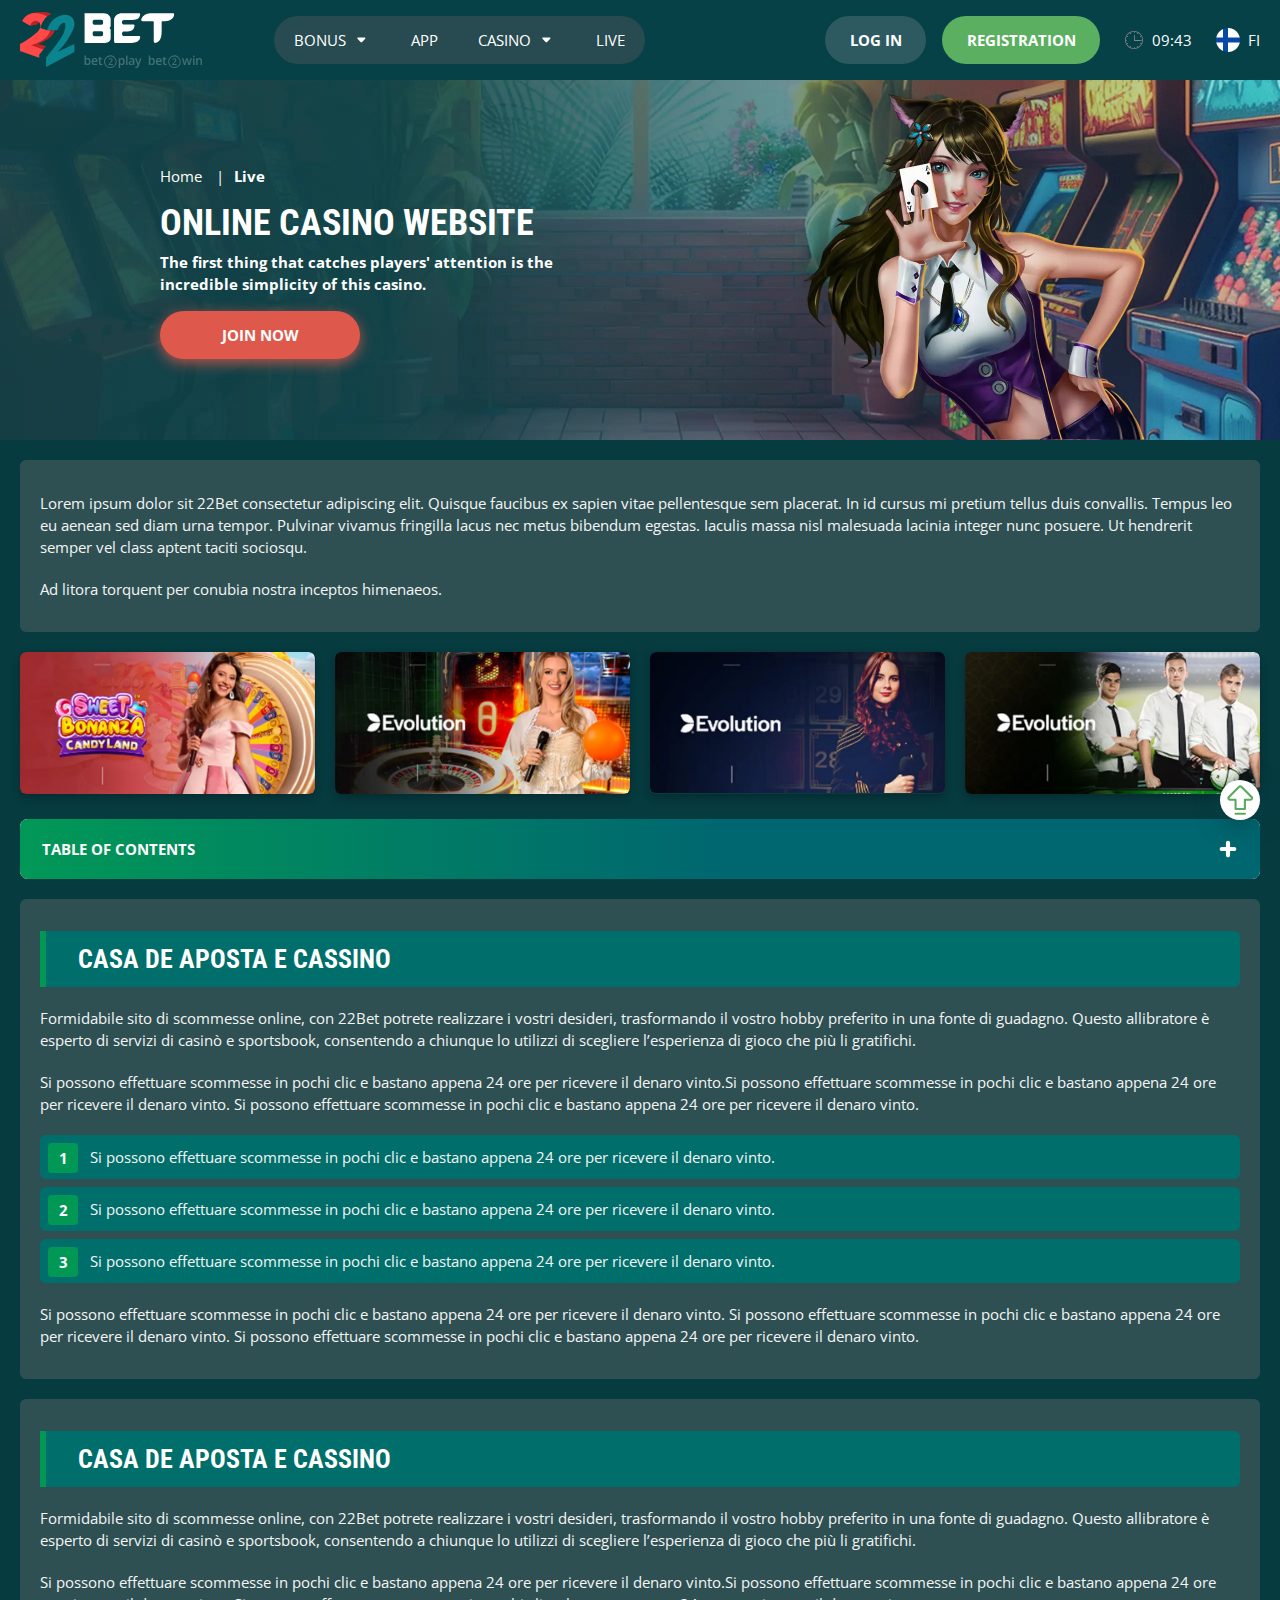
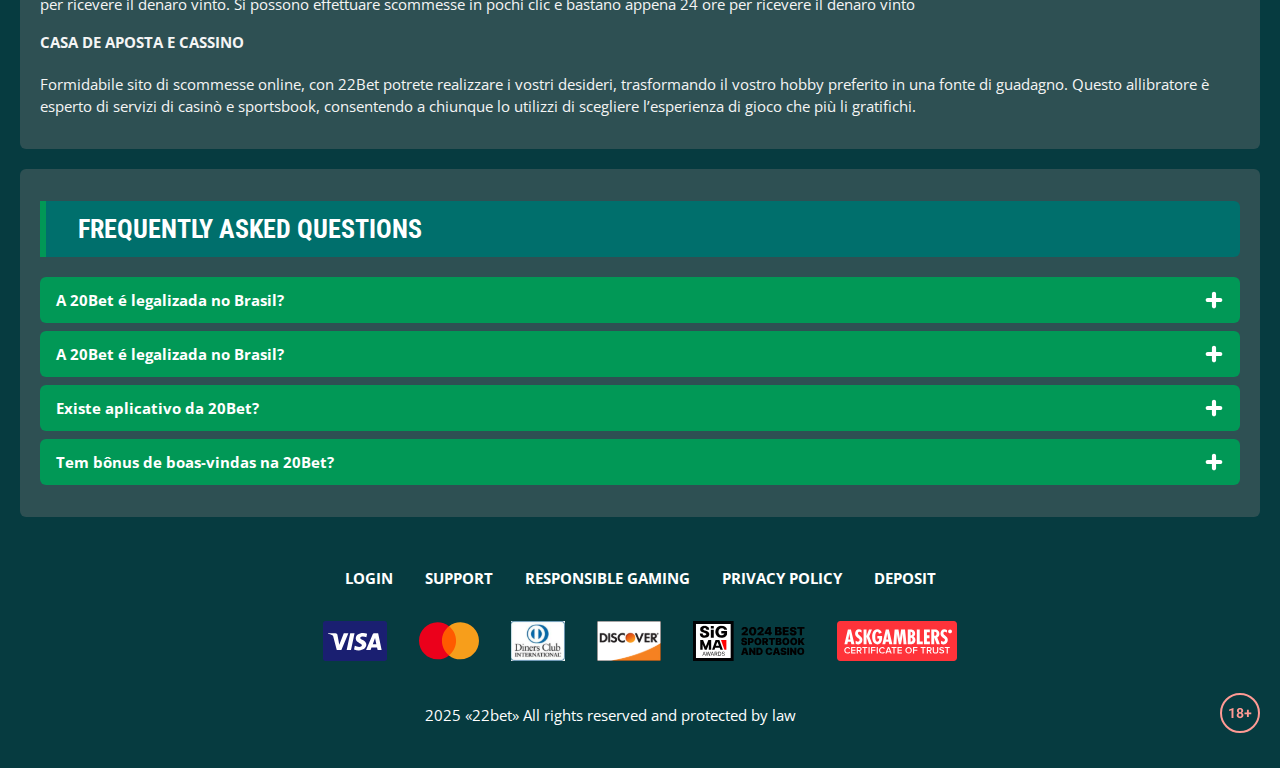
<file: live.html>
<!DOCTYPE html>
<html lang="fi">
  <head>
    <meta charset="UTF-8" />
   
    <meta name="viewport" content="width=device-width, initial-scale=1.0" />
    <title>22Bet </title>
    <meta name="description" content />
    <meta property="og:site_name" content />
    <meta property="og:title" content />
    <meta property="og:type" content="website" />
    <meta property="og:url" content />
    <meta property="og:image" content />
    <meta property="og:image:alt" content />
    <meta property="og:locale" content="fi" />
    <meta property="og:description" content />
    <link rel="preconnect" href="https://fonts.googleapis.com" />
    <link rel="preconnect" href="https://fonts.gstatic.com" crossorigin="anonymous" />
   <link href="https://fonts.googleapis.com/css2?family=Open+Sans:ital,wght@0,300..800;1,300..800&display=swap" rel="stylesheet">
<link href="https://fonts.googleapis.com/css?family=Roboto+Condensed&display=swap" rel="stylesheet">

   <link rel="stylesheet" href="./css/reset.css" />
    <link rel="stylesheet" href="./css/main.css" />
    <link rel="stylesheet" href="./css/media.css"/>
    <link rel="icon" href="./images/Group.png" type="image/x-icon"/>
    <script
    src="https://code.jquery.com/jquery-3.6.1.min.js"
    integrity="sha256-o88AwQnZB+VDvE9tvIXrMQaPlFFSUTR+nldQm1LuPXQ="
    crossorigin="anonymous"
  ></script>
  </head>
  <body>
    <header class="header">
      <section class="content header__content">
        <a href="./index.html" class="logo header__logo"
          ><img src="./images/logo.svg" alt="logo" title
        /></a>
        <button class="header__btn-menu" >
          <svg width="16px" height="16px" viewBox="0 0 16 16" xmlns="http://www.w3.org/2000/svg">
              <rect y="0" width="16" height="3" rx="1.5"></rect>
              <rect y="6.5" width="16" height="3" rx="1.5"></rect>
              <rect y="13" width="16" height="3" rx="1.5"></rect>
            </svg>
        </button>

          <nav class="menu header__menu">
            <ul class="header__menu-list">
                
              <li class="">
              <div class="header__menu-wrapper">
                <div class="js-button-expander js-button-expander--menu" >
                <a href="./bonus.html" >
                <span>Bonus</span>
              </a>
              </div>
              <div class="header__menu-wrap js-expand-content js-expand-content--menu">
                <ul >
                  <li>
                    <a href="./freeSpins.html">
                    <span>Free Spins</span>
                  </a></li>
                  <li><a href="./promoCode.html">
                    <span>Promo Code</span>
                  </a>
                </li>
                  <li><a href="./welcomeBonus.html">
                    <span>Welcome Bonus</span>
                  </a>
                </li>
                <li><a href="./vip.html">
                    <span>VIP</span>
                  </a>
                </li>
                </ul>
              </div>
              </div>
               <a href="./bonus.html" class="header__menu-item">
                <span>Bonus</span>
              </a>
            </li>
              <li>
                <a href="./app.html">
                 App
                </a>
              </li>
              
              <li class="">
              <div class="header__menu-wrapper">
                <div class="js-button-expander js-button-expander--menu" >
                <a href="./casino.html" >
                <span> Casino</span>
              </a>
              </div>
              <div class="header__menu-wrap js-expand-content js-expand-content--menu">
                <ul >
                  <li>
                    <a href="./slots.html">
                    <span>Slots</span>
                  </a></li>
                 
                </ul>
              </div>
              </div>
               <a href="./casino.html" class="header__menu-item">
                <span>Casino</span>
              </a>
            </li>
               <li>
                <a href="./live.html">
               Live
                </a>
              </li>
              <li>
                    <a href="./freeSpins.html">
                    <span>Free Spins</span>
                  </a></li>
                  <li><a href="./promoCode.html">
                    <span>Promo Code</span>
                  </a>
                </li>
                  <li><a href="./welcomeBonus.html">
                    <span>Welcome Bonus</span>
                  </a>
                </li>
                <li><a href="./vip.html">
                    <span>VIP</span>
                  </a>
                </li>
             <li>
                    <a href="./slots.html">
                    <span>Slots</span>
                  </a></li>
             
             
            </ul>
            <div class="header__button header__button-menu " >
              <a href="#" class="button  button__login-menu">log in</a>
              <a href="#" class="button button__menu">registration</a>
            </div>
           
          </nav>
            <a href="#" class="button button__login">log in</a>
            <a href="#" class="button button__singup">registration</a>
            <div id="clock" class="header__time">00:00</div>
            <a href="" class="header__flag">
                <span><img src="./images/flag.png" alt="flag" title /></span>
                <span>fi</span>
              </a>
      </section>
    </header>
     <main class="main home main-page">
        <section class=" hero hero__page">
           
            <div class="background background-page">
              <img src="./images/live/bg-live.webp" alt="hero" title />
              
            </div>
            <div class="hero__wrapper hero__wrapper-page">
              <div class="hero__data hero__data-bonus">
                <ul
                class="breadcrumbs "
                
              >
                <li
                  
                >
                  <a href="#" >
                    <span >Home</span></a
                  >
                 
                </li>
                <li
                  
                >
                  <a href="#" > <span >Live</span></a>
                 
                </li>
              </ul>
                <h1 class="title general hero__title">
                  Online Casino Website
                </h1>
                 <p class="hero__text">The first thing that catches players' attention is the incredible simplicity of this casino.</p>
               
                <a href="#" class="button  hero__button ">JOIN NOW</a>
               
              </div>
             
            </div>
          </section>
      <section class="main__wrap main__wrap-page">
       
       <section class="content__wrapper content__wrapper-page">

         
        
       
          <section class="content article">
            <p>
             Lorem ipsum dolor sit 22Bet consectetur adipiscing elit. Quisque faucibus ex sapien vitae pellentesque sem placerat. In id cursus mi pretium tellus duis convallis. Tempus leo eu aenean sed diam urna tempor. Pulvinar vivamus fringilla lacus nec metus bibendum egestas. Iaculis massa nisl malesuada lacinia integer nunc posuere. Ut hendrerit semper vel class aptent taciti sociosqu.
            </p>
            <p>
             Ad litora torquent per conubia nostra inceptos himenaeos.
            </p>
          </section>
               <section class="content casino">
           
              <ul class="casino__list casino__list-page">
                <li class="casino__item">
                    <div class="casino__wrapper">
                      <img class="casino__img" src="./images/live/card-live1.webp" alt="" title>
                    <div class="casino__hover casino__hover-live">
                        
                        <div class="casino-box">
                            
                        <a href="#" class="button  casino__buttons">Play now</a>
                        </div>
                    </div>
                    </div>
                    
                </li>
                <li class="casino__item">
                  <div class="casino__wrapper">
                    <img class="casino__img" src="./images/live/card-live2.webp" alt="" title>
                <div class="casino__hover casino__hover-live">
                      
                        <div class="casino-box">
                            
                        <a href="#" class="button  casino__buttons">Play now</a>
                        </div>
                    </div>
                  </div>
                 
              </li>
              <li class="casino__item">
                <div class="casino__wrapper">
                  <img class="casino__img" src="./images/live/card-live3.webp" alt="" title>
               <div class="casino__hover casino__hover-live">
                        
                        <div class="casino-box">
                            
                        <a href="#" class="button  casino__buttons">Play now</a>
                        </div>
                    </div>
               
            </li>
             <li class="casino__item">
                <div class="casino__wrapper">
                  <img class="casino__img" src="./images/live/card-live4.webp" alt="" title>
               <div class="casino__hover casino__hover-live">
                        
                        <div class="casino-box">
                            
                        <a href="#" class="button  casino__buttons">Play now</a>
                        </div>
                    </div>
               
            </li>
             
           
    
      

              </ul>
         </section>
             
        
        
              <section class="content menu-review__content">
              

            
                <div class="menu__review-desk menu__review-content">Table of Contents</div>
                <ul class="menu__review menu__review-list">
                  <li><a href="#">Casa de Aposta e Cassino</a></li>
                    <li><a href="#">Casa de Aposta e Cassino</a></li>
                      <li><a href="#">Casa de Aposta e Cassino</a></li>
                        <li><a href="#">Casa de Aposta e Cassino</a></li>
                          <li><a href="#">Frequently Asked Questions</a></li>
                 
                </ul>
             
          
          </section>
          
        
          <section class="content article">
            <h2 class="title high article__title">Casa de Aposta e Cassino</h2>
             
            <p>
             Formidabile sito di scommesse online, con 22Bet potrete realizzare i vostri desideri, trasformando il vostro hobby preferito in una fonte di guadagno. Questo allibratore è esperto di servizi di casinò e sportsbook, consentendo a chiunque lo utilizzi di scegliere l’esperienza di gioco che più li gratifichi.
            </p>
            <p>
             Si possono effettuare scommesse in pochi clic e bastano appena 24 ore per ricevere il denaro vinto.Si possono effettuare scommesse in pochi clic e bastano appena 24 ore per ricevere il denaro vinto. Si possono effettuare scommesse in pochi clic e bastano appena 24 ore per ricevere il denaro vinto.
            </p>
           <ol>
              <li>Si possono effettuare scommesse in pochi clic e bastano appena 24 ore per ricevere il denaro vinto.</li>
              <li>Si possono effettuare scommesse in pochi clic e bastano appena 24 ore per ricevere il denaro vinto.</li>
              <li>Si possono effettuare scommesse in pochi clic e bastano appena 24 ore per ricevere il denaro vinto.</li>
            </ol>
            <p>Si possono effettuare scommesse in pochi clic e bastano appena 24 ore per ricevere il denaro vinto. Si possono effettuare scommesse in pochi clic e bastano appena 24 ore per ricevere il denaro vinto. Si possono effettuare scommesse in pochi clic e bastano appena 24 ore per ricevere il denaro vinto.</p>
          </section>
         
         
           <section class="content article">
            <h2 class="title high article__title">Casa de Aposta e Cassino</h2>
            <p>Formidabile sito di scommesse online, con 22Bet potrete realizzare i vostri desideri, trasformando il vostro hobby preferito in una fonte di guadagno. Questo allibratore è esperto di servizi di casinò e sportsbook, consentendo a chiunque lo utilizzi di scegliere l’esperienza di gioco che più li gratifichi.</p>
            <p>Si possono effettuare scommesse in pochi clic e bastano appena 24 ore per ricevere il denaro vinto.Si possono effettuare scommesse in pochi clic e bastano appena 24 ore per ricevere il denaro vinto. Si possono effettuare scommesse in pochi clic e bastano appena 24 ore per ricevere il denaro vinto</p>
            <h3>Casa de Aposta e Cassino</h3>
            <p>Formidabile sito di scommesse online, con 22Bet potrete realizzare i vostri desideri, trasformando il vostro hobby preferito in una fonte di guadagno. Questo allibratore è esperto di servizi di casinò e sportsbook, consentendo a chiunque lo utilizzi di scegliere l’esperienza di gioco che più li gratifichi.</p>
           </section>

          <section class="content faq">
            <h2 class="title high faq__title">Frequently Asked Questions</h2>
            <ul class="faq__list " >
              <li class="faq__item"  >
                <h3 class="title medium faq__subtitle js-button-expander js-button-expander--faq"  >A 20Bet é legalizada no Brasil?
                 </h3>
                <div  class="faq__answer js-expand-content js-expand-content--faq" >
                  <p  >
                    Sim, a casa de apostas tem licença emitida por Curaçao, que é reconhecida no Brasil e a permite atuar por aqui.
                  </p>
                </div>
              </li>
              <li class="faq__item"  >
                <h3 class="title medium faq__subtitle js-button-expander js-button-expander--faq"  >A 20Bet é legalizada no Brasil?</h3>
                <div class="faq__answer js-expand-content js-expand-content--faq" >
                  <p  >
                    Sim, a casa de apostas tem licença emitida por Curaçao, que é reconhecida no Brasil e a permite atuar por aqui.
                  </p>
                </div>
              </li> 
              <li class="faq__item"  >
                <h3 class="title medium faq__subtitle js-button-expander js-button-expander--faq"  >Existe aplicativo da 20Bet?</h3>
                <div class="faq__answer js-expand-content js-expand-content--faq" >
                  <p  >
                   Sim, disponível para sistemas operacionais iOS e Android.
                  </p>
                </div>
              </li> 
              <li class="faq__item"  >
                <h3 class="title medium faq__subtitle js-button-expander js-button-expander--faq"  >Tem bônus de boas-vindas na 20Bet?</h3>
                <div class="faq__answer js-expand-content js-expand-content--faq" >
                  <p  >
                   O pacote especial para novos usuários da 20Bet paga 100% sobre o primeiro depósito, com limite de 600 BRL.
                  </p>
                </div>
              </li> 
             
            </ul>
          </section>
          
        </section> 
      
        <div class=""  onclick="scrollToTop()">
          <button class="main__arrow" id="scrollToTopBtn"></button>
        </div> 
        
      </section>
    </main> 
       <footer class=" footer ">
      <section class="content footer__content">
        <ul class="footer__menu">
         <li><a href="./login.html">Login</a></li>
         <li><a href="./support.html">Support</a></li>
         <li><a href="./responsible.html">Responsible Gaming</a></li>
         <li><a href="./policy.html">Privacy Policy</a></li>
         <li><a href="./deposit.html">Deposit</a></li>
        </ul>
       
          <ul class="footer__cards-list">
           
            <li>
              <a href="#"
                ><img src="./images/visa.svg" alt="cardvisa" title
              /></a>
            </li>
            <li>
              <a href="#"
                ><img
                  src="./images/mastercard.svg"
                  alt="mastercard"
                  title
              /></a>
            </li>
            <li>
                <a href="#"
                  ><img src="./images/diners.svg" alt="diners" title
                /></a>
              </li>
              <li>
                <a href="#"
                  ><img src="./images/discover.svg" alt="discover" title
                /></a>
              </li>
              <li>
                <a href="#"
                  ><img src="./images/sigma.svg" alt="sigma" title
                /></a>
              </li>
              <li>
                <a href="#"
                  ><img src="./images/ask.svg" alt="ask" title
                /></a>
              </li>
            
          </ul>
       
        <div class="footer__wrapp">
          <div class="footer__text">
           
            <p>2025 «22bet» All rights reserved and protected by law

</p>
           
          </div>
          <div class="footer__age">
            <img src="./images/age.svg" alt="age" title />
          </div>
        </div>
      
      </section>
    </footer>
    <script src="./js/arrowUp.js" defer></script>
    <script src="./js/sidebar.js" defer></script>
    <script src="./js/expander.js" defer></script>
    <script src="./js/mobile-menu.js" defer></script>
    <script src="./js/clock.js" defer></script>
  </body>
</html>
</file>
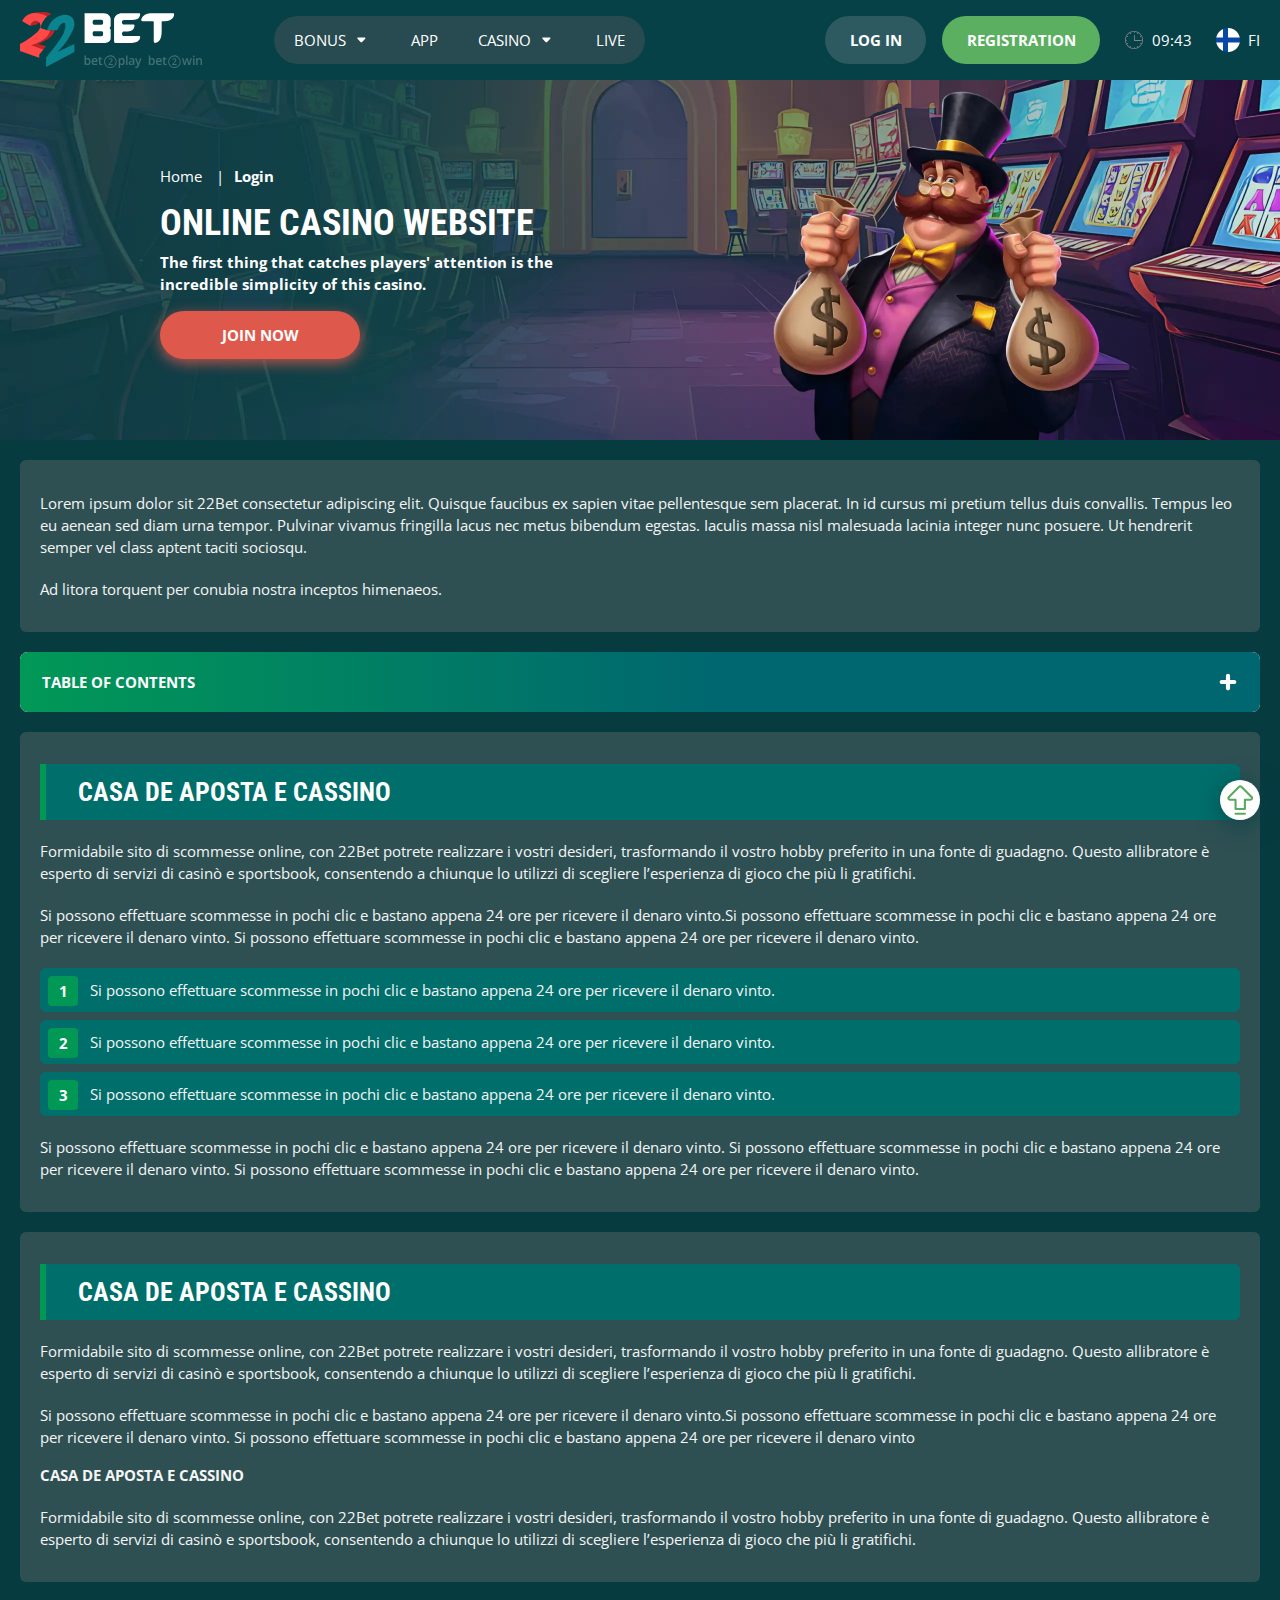
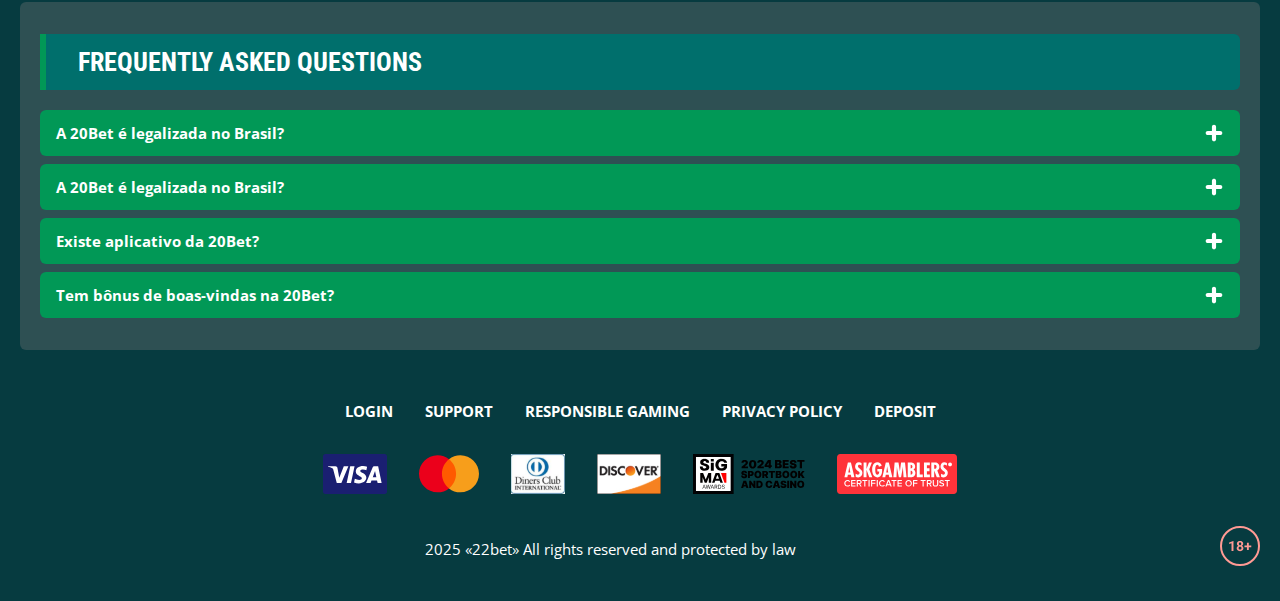
<file: login.html>
<!DOCTYPE html>
<html lang="fi">
  <head>
    <meta charset="UTF-8" />
   
    <meta name="viewport" content="width=device-width, initial-scale=1.0" />
    <title>22Bet </title>
    <meta name="description" content />
    <meta property="og:site_name" content />
    <meta property="og:title" content />
    <meta property="og:type" content="website" />
    <meta property="og:url" content />
    <meta property="og:image" content />
    <meta property="og:image:alt" content />
    <meta property="og:locale" content="fi" />
    <meta property="og:description" content />
    <link rel="preconnect" href="https://fonts.googleapis.com" />
    <link rel="preconnect" href="https://fonts.gstatic.com" crossorigin="anonymous" />
   <link href="https://fonts.googleapis.com/css2?family=Open+Sans:ital,wght@0,300..800;1,300..800&display=swap" rel="stylesheet">
<link href="https://fonts.googleapis.com/css?family=Roboto+Condensed&display=swap" rel="stylesheet">

   <link rel="stylesheet" href="./css/reset.css" />
    <link rel="stylesheet" href="./css/main.css" />
    <link rel="stylesheet" href="./css/media.css"/>
    <link rel="icon" href="./images/Group.png" type="image/x-icon"/>
    <script
    src="https://code.jquery.com/jquery-3.6.1.min.js"
    integrity="sha256-o88AwQnZB+VDvE9tvIXrMQaPlFFSUTR+nldQm1LuPXQ="
    crossorigin="anonymous"
  ></script>
  </head>
  <body>
    <header class="header">
      <section class="content header__content">
        <a href="./index.html" class="logo header__logo"
          ><img src="./images/logo.svg" alt="logo" title
        /></a>
        <button class="header__btn-menu" >
          <svg width="16px" height="16px" viewBox="0 0 16 16" xmlns="http://www.w3.org/2000/svg">
              <rect y="0" width="16" height="3" rx="1.5"></rect>
              <rect y="6.5" width="16" height="3" rx="1.5"></rect>
              <rect y="13" width="16" height="3" rx="1.5"></rect>
            </svg>
        </button>

          <nav class="menu header__menu">
            <ul class="header__menu-list">
                
              <li class="">
              <div class="header__menu-wrapper">
                <div class="js-button-expander js-button-expander--menu" >
                <a href="./bonus.html" >
                <span>Bonus</span>
              </a>
              </div>
              <div class="header__menu-wrap js-expand-content js-expand-content--menu">
                <ul >
                  <li>
                    <a href="./freeSpins.html">
                    <span>Free Spins</span>
                  </a></li>
                  <li><a href="./promoCode.html">
                    <span>Promo Code</span>
                  </a>
                </li>
                  <li><a href="./welcomeBonus.html">
                    <span>Welcome Bonus</span>
                  </a>
                </li>
                <li><a href="./vip.html">
                    <span>VIP</span>
                  </a>
                </li>
                </ul>
              </div>
              </div>
               <a href="./bonus.html" class="header__menu-item">
                <span>Bonus</span>
              </a>
            </li>
              <li>
                <a href="./app.html">
                 App
                </a>
              </li>
              
              <li class="">
              <div class="header__menu-wrapper">
                <div class="js-button-expander js-button-expander--menu" >
                <a href="./casino.html" >
                <span> Casino</span>
              </a>
              </div>
              <div class="header__menu-wrap js-expand-content js-expand-content--menu">
                <ul >
                  <li>
                    <a href="./slots.html">
                    <span>Slots</span>
                  </a></li>
                 
                </ul>
              </div>
              </div>
               <a href="./casino.html" class="header__menu-item">
                <span>Casino</span>
              </a>
            </li>
               <li>
                <a href="./live.html">
               Live
                </a>
              </li>
              <li>
                    <a href="./freeSpins.html">
                    <span>Free Spins</span>
                  </a></li>
                  <li><a href="./promoCode.html">
                    <span>Promo Code</span>
                  </a>
                </li>
                  <li><a href="./welcomeBonus.html">
                    <span>Welcome Bonus</span>
                  </a>
                </li>
                <li><a href="./vip.html">
                    <span>VIP</span>
                  </a>
                </li>
             <li>
                    <a href="./slots.html">
                    <span>Slots</span>
                  </a></li>
             
             
            </ul>
            <div class="header__button header__button-menu " >
              <a href="#" class="button  button__login-menu">log in</a>
              <a href="#" class="button button__menu">registration</a>
            </div>
           
          </nav>
            <a href="#" class="button button__login">log in</a>
            <a href="#" class="button button__singup">registration</a>
            <div id="clock" class="header__time">00:00</div>
            <a href="" class="header__flag">
                <span><img src="./images/flag.png" alt="flag" title /></span>
                <span>fi</span>
              </a>
      </section>
    </header>
     <main class="main home main-page">
        <section class=" hero hero__page">
           
            <div class="background background-page">
              <img src="./images/layout-images/bg-login.webp" alt="hero" title />
              
            </div>
            <div class="hero__wrapper hero__wrapper-page">
              <div class="hero__data hero__data-bonus">
                <ul
                class="breadcrumbs "
                
              >
                <li
                  
                >
                  <a href="#" >
                    <span >Home</span></a
                  >
                 
                </li>
                <li
                  
                >
                  <a href="#" > <span >Login</span></a>
                 
                </li>
              </ul>
                <h1 class="title general hero__title">
                  Online Casino Website
                </h1>
                 <p class="hero__text">The first thing that catches players' attention is the incredible simplicity of this casino.</p>
               
                <a href="#" class="button  hero__button ">JOIN NOW</a>
               
              </div>
             
            </div>
          </section>
      <section class="main__wrap main__wrap-page">
       
       <section class="content__wrapper content__wrapper-page">

         
        
       
          <section class="content article">
            <p>
             Lorem ipsum dolor sit 22Bet consectetur adipiscing elit. Quisque faucibus ex sapien vitae pellentesque sem placerat. In id cursus mi pretium tellus duis convallis. Tempus leo eu aenean sed diam urna tempor. Pulvinar vivamus fringilla lacus nec metus bibendum egestas. Iaculis massa nisl malesuada lacinia integer nunc posuere. Ut hendrerit semper vel class aptent taciti sociosqu.
            </p>
            <p>
             Ad litora torquent per conubia nostra inceptos himenaeos.
            </p>
          </section>
        
        
              <section class="content menu-review__content">
              

            
                <div class="menu__review-desk menu__review-content">Table of Contents</div>
                <ul class="menu__review menu__review-list">
                  <li><a href="#">Casa de Aposta e Cassino</a></li>
                    <li><a href="#">Casa de Aposta e Cassino</a></li>
                      <li><a href="#">Casa de Aposta e Cassino</a></li>
                        <li><a href="#">Casa de Aposta e Cassino</a></li>
                          <li><a href="#">Frequently Asked Questions</a></li>
                 
                </ul>
             
          
          </section>
          
        
          <section class="content article">
            <h2 class="title high article__title">Casa de Aposta e Cassino</h2>
             
            <p>
             Formidabile sito di scommesse online, con 22Bet potrete realizzare i vostri desideri, trasformando il vostro hobby preferito in una fonte di guadagno. Questo allibratore è esperto di servizi di casinò e sportsbook, consentendo a chiunque lo utilizzi di scegliere l’esperienza di gioco che più li gratifichi.
            </p>
            <p>
             Si possono effettuare scommesse in pochi clic e bastano appena 24 ore per ricevere il denaro vinto.Si possono effettuare scommesse in pochi clic e bastano appena 24 ore per ricevere il denaro vinto. Si possono effettuare scommesse in pochi clic e bastano appena 24 ore per ricevere il denaro vinto.
            </p>
           <ol>
              <li>Si possono effettuare scommesse in pochi clic e bastano appena 24 ore per ricevere il denaro vinto.</li>
              <li>Si possono effettuare scommesse in pochi clic e bastano appena 24 ore per ricevere il denaro vinto.</li>
              <li>Si possono effettuare scommesse in pochi clic e bastano appena 24 ore per ricevere il denaro vinto.</li>
            </ol>
            <p>Si possono effettuare scommesse in pochi clic e bastano appena 24 ore per ricevere il denaro vinto. Si possono effettuare scommesse in pochi clic e bastano appena 24 ore per ricevere il denaro vinto. Si possono effettuare scommesse in pochi clic e bastano appena 24 ore per ricevere il denaro vinto.</p>
          </section>
         
         
           <section class="content article">
            <h2 class="title high article__title">Casa de Aposta e Cassino</h2>
            <p>Formidabile sito di scommesse online, con 22Bet potrete realizzare i vostri desideri, trasformando il vostro hobby preferito in una fonte di guadagno. Questo allibratore è esperto di servizi di casinò e sportsbook, consentendo a chiunque lo utilizzi di scegliere l’esperienza di gioco che più li gratifichi.</p>
            <p>Si possono effettuare scommesse in pochi clic e bastano appena 24 ore per ricevere il denaro vinto.Si possono effettuare scommesse in pochi clic e bastano appena 24 ore per ricevere il denaro vinto. Si possono effettuare scommesse in pochi clic e bastano appena 24 ore per ricevere il denaro vinto</p>
            <h3>Casa de Aposta e Cassino</h3>
            <p>Formidabile sito di scommesse online, con 22Bet potrete realizzare i vostri desideri, trasformando il vostro hobby preferito in una fonte di guadagno. Questo allibratore è esperto di servizi di casinò e sportsbook, consentendo a chiunque lo utilizzi di scegliere l’esperienza di gioco che più li gratifichi.</p>
           </section>

          <section class="content faq">
            <h2 class="title high faq__title">Frequently Asked Questions</h2>
            <ul class="faq__list " >
              <li class="faq__item"  >
                <h3 class="title medium faq__subtitle js-button-expander js-button-expander--faq"  >A 20Bet é legalizada no Brasil?
                 </h3>
                <div  class="faq__answer js-expand-content js-expand-content--faq" >
                  <p  >
                    Sim, a casa de apostas tem licença emitida por Curaçao, que é reconhecida no Brasil e a permite atuar por aqui.
                  </p>
                </div>
              </li>
              <li class="faq__item"  >
                <h3 class="title medium faq__subtitle js-button-expander js-button-expander--faq"  >A 20Bet é legalizada no Brasil?</h3>
                <div class="faq__answer js-expand-content js-expand-content--faq" >
                  <p  >
                    Sim, a casa de apostas tem licença emitida por Curaçao, que é reconhecida no Brasil e a permite atuar por aqui.
                  </p>
                </div>
              </li> 
              <li class="faq__item"  >
                <h3 class="title medium faq__subtitle js-button-expander js-button-expander--faq"  >Existe aplicativo da 20Bet?</h3>
                <div class="faq__answer js-expand-content js-expand-content--faq" >
                  <p  >
                   Sim, disponível para sistemas operacionais iOS e Android.
                  </p>
                </div>
              </li> 
              <li class="faq__item"  >
                <h3 class="title medium faq__subtitle js-button-expander js-button-expander--faq"  >Tem bônus de boas-vindas na 20Bet?</h3>
                <div class="faq__answer js-expand-content js-expand-content--faq" >
                  <p  >
                   O pacote especial para novos usuários da 20Bet paga 100% sobre o primeiro depósito, com limite de 600 BRL.
                  </p>
                </div>
              </li> 
             
            </ul>
          </section>
          
        </section> 
      
        <div class=""  onclick="scrollToTop()">
          <button class="main__arrow" id="scrollToTopBtn"></button>
        </div> 
        
      </section>
    </main> 
      <footer class=" footer ">
      <section class="content footer__content">
        <ul class="footer__menu">
         <li><a href="./login.html">Login</a></li>
         <li><a href="./support.html">Support</a></li>
         <li><a href="./responsible.html">Responsible Gaming</a></li>
         <li><a href="./policy.html">Privacy Policy</a></li>
         <li><a href="./deposit.html">Deposit</a></li>
        </ul>
       
          <ul class="footer__cards-list">
           
            <li>
              <a href="#"
                ><img src="./images/visa.svg" alt="cardvisa" title
              /></a>
            </li>
            <li>
              <a href="#"
                ><img
                  src="./images/mastercard.svg"
                  alt="mastercard"
                  title
              /></a>
            </li>
            <li>
                <a href="#"
                  ><img src="./images/diners.svg" alt="diners" title
                /></a>
              </li>
              <li>
                <a href="#"
                  ><img src="./images/discover.svg" alt="discover" title
                /></a>
              </li>
              <li>
                <a href="#"
                  ><img src="./images/sigma.svg" alt="sigma" title
                /></a>
              </li>
              <li>
                <a href="#"
                  ><img src="./images/ask.svg" alt="ask" title
                /></a>
              </li>
            
          </ul>
       
        <div class="footer__wrapp">
          <div class="footer__text">
           
            <p>2025 «22bet» All rights reserved and protected by law

</p>
           
          </div>
          <div class="footer__age">
            <img src="./images/age.svg" alt="age" title />
          </div>
        </div>
      
      </section>
    </footer>
    <script src="./js/arrowUp.js" defer></script>
    <script src="./js/sidebar.js" defer></script>
    <script src="./js/expander.js" defer></script>
    <script src="./js/mobile-menu.js" defer></script>
    <script src="./js/clock.js" defer></script>
  </body>
</html>
</file>
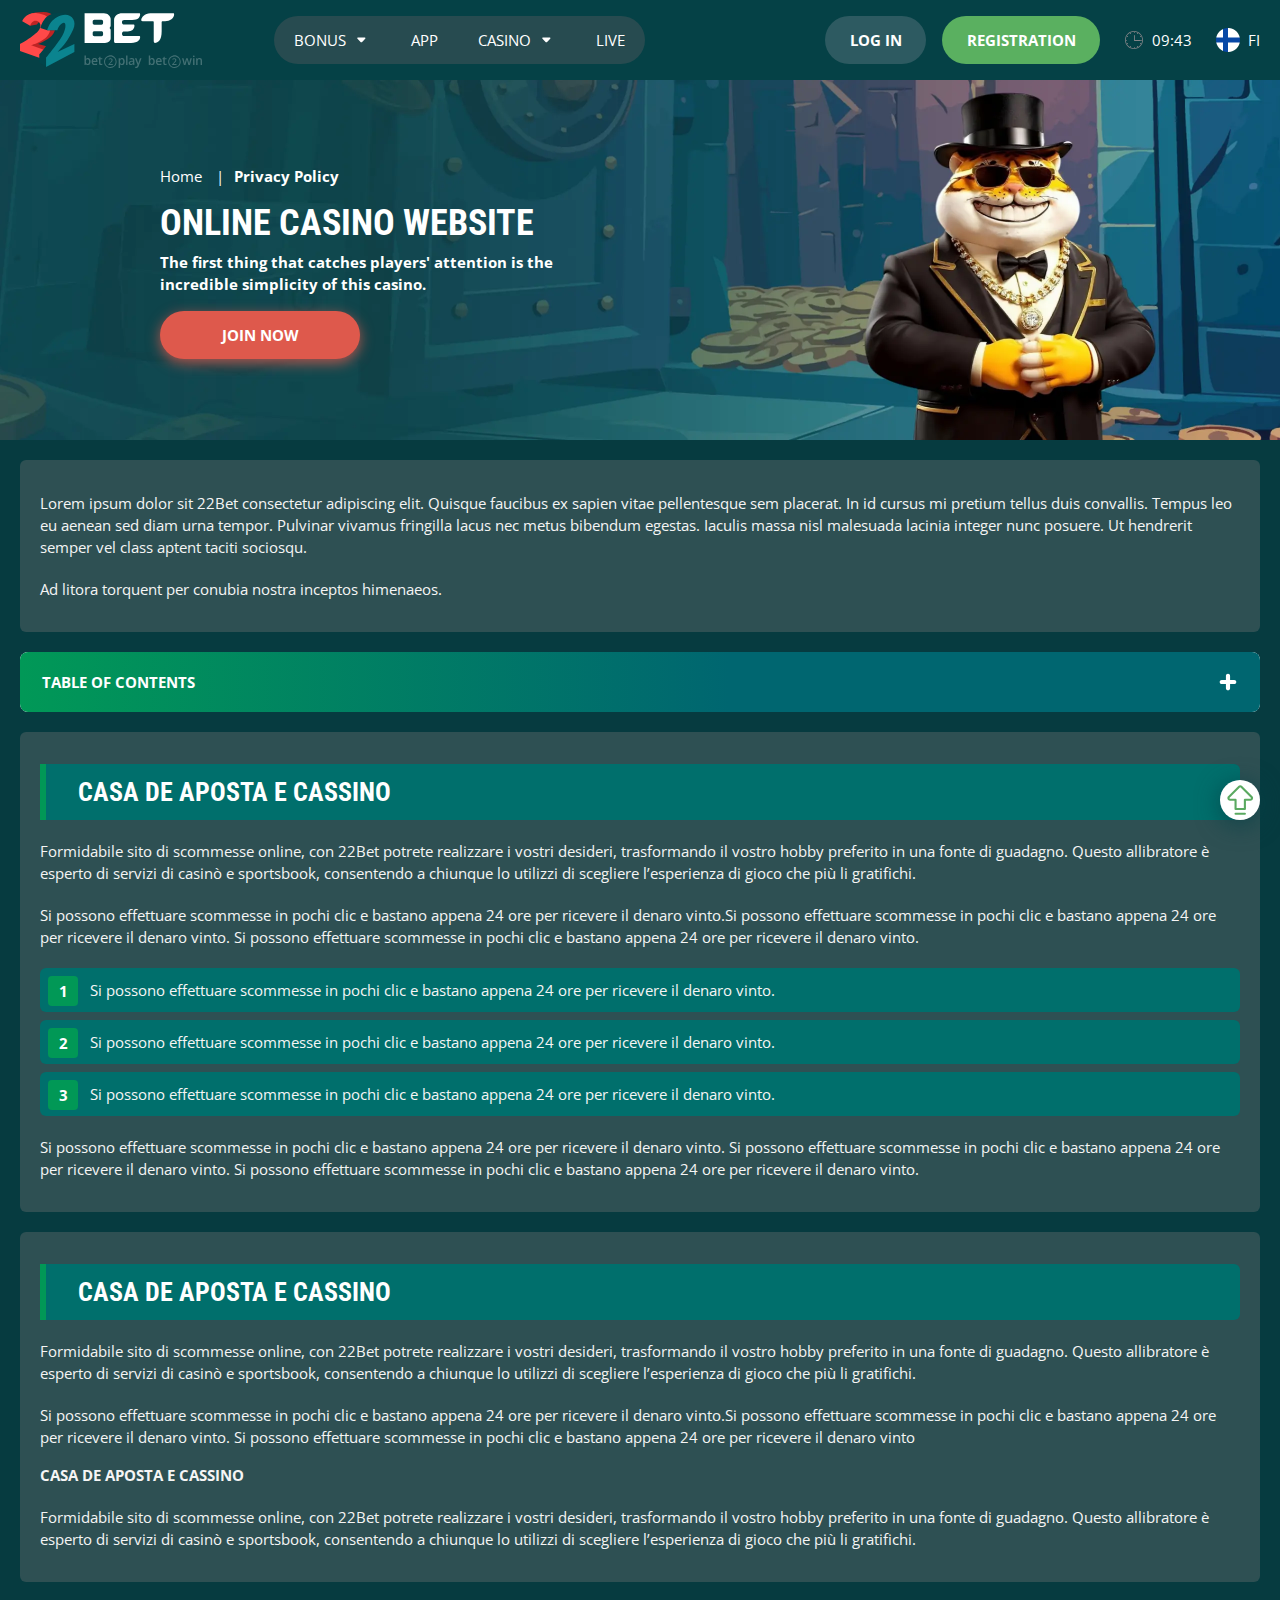
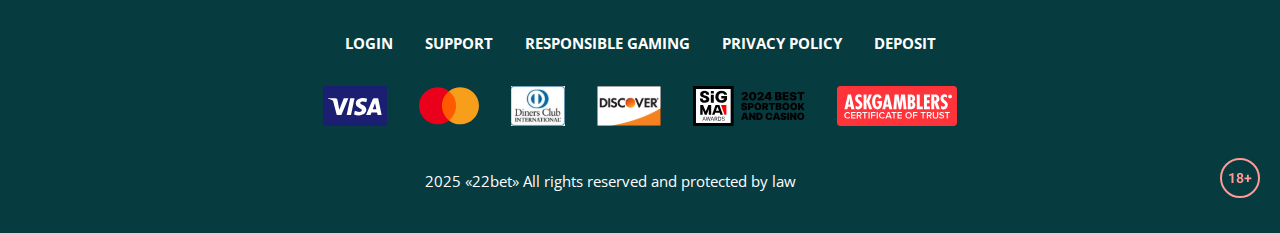
<file: policy.html>
<!DOCTYPE html>
<html lang="fi">
  <head>
    <meta charset="UTF-8" />
   
    <meta name="viewport" content="width=device-width, initial-scale=1.0" />
    <title>22Bet </title>
    <meta name="description" content />
    <meta property="og:site_name" content />
    <meta property="og:title" content />
    <meta property="og:type" content="website" />
    <meta property="og:url" content />
    <meta property="og:image" content />
    <meta property="og:image:alt" content />
    <meta property="og:locale" content="fi" />
    <meta property="og:description" content />
    <link rel="preconnect" href="https://fonts.googleapis.com" />
    <link rel="preconnect" href="https://fonts.gstatic.com" crossorigin="anonymous" />
   <link href="https://fonts.googleapis.com/css2?family=Open+Sans:ital,wght@0,300..800;1,300..800&display=swap" rel="stylesheet">
<link href="https://fonts.googleapis.com/css?family=Roboto+Condensed&display=swap" rel="stylesheet">

   <link rel="stylesheet" href="./css/reset.css" />
    <link rel="stylesheet" href="./css/main.css" />
    <link rel="stylesheet" href="./css/media.css"/>
    <link rel="icon" href="./images/Group.png" type="image/x-icon"/>
    <script
    src="https://code.jquery.com/jquery-3.6.1.min.js"
    integrity="sha256-o88AwQnZB+VDvE9tvIXrMQaPlFFSUTR+nldQm1LuPXQ="
    crossorigin="anonymous"
  ></script>
  </head>
  <body>
    <header class="header">
      <section class="content header__content">
        <a href="./index.html" class="logo header__logo"
          ><img src="./images/logo.svg" alt="logo" title
        /></a>
        <button class="header__btn-menu" >
          <svg width="16px" height="16px" viewBox="0 0 16 16" xmlns="http://www.w3.org/2000/svg">
              <rect y="0" width="16" height="3" rx="1.5"></rect>
              <rect y="6.5" width="16" height="3" rx="1.5"></rect>
              <rect y="13" width="16" height="3" rx="1.5"></rect>
            </svg>
        </button>

          <nav class="menu header__menu">
            <ul class="header__menu-list">
                
              <li class="">
              <div class="header__menu-wrapper">
                <div class="js-button-expander js-button-expander--menu" >
                <a href="./bonus.html" >
                <span>Bonus</span>
              </a>
              </div>
              <div class="header__menu-wrap js-expand-content js-expand-content--menu">
                <ul >
                  <li>
                    <a href="./freeSpins.html">
                    <span>Free Spins</span>
                  </a></li>
                  <li><a href="./promoCode.html">
                    <span>Promo Code</span>
                  </a>
                </li>
                  <li><a href="./welcomeBonus.html">
                    <span>Welcome Bonus</span>
                  </a>
                </li>
                <li><a href="./vip.html">
                    <span>VIP</span>
                  </a>
                </li>
                </ul>
              </div>
              </div>
               <a href="./bonus.html" class="header__menu-item">
                <span>Bonus</span>
              </a>
            </li>
              <li>
                <a href="./app.html">
                 App
                </a>
              </li>
              
              <li class="">
              <div class="header__menu-wrapper">
                <div class="js-button-expander js-button-expander--menu" >
                <a href="./casino.html" >
                <span> Casino</span>
              </a>
              </div>
              <div class="header__menu-wrap js-expand-content js-expand-content--menu">
                <ul >
                  <li>
                    <a href="./slots.html">
                    <span>Slots</span>
                  </a></li>
                 
                </ul>
              </div>
              </div>
               <a href="./casino.html" class="header__menu-item">
                <span>Casino</span>
              </a>
            </li>
               <li>
                <a href="./live.html">
               Live
                </a>
              </li>
              <li>
                    <a href="./freeSpins.html">
                    <span>Free Spins</span>
                  </a></li>
                  <li><a href="./promoCode.html">
                    <span>Promo Code</span>
                  </a>
                </li>
                  <li><a href="./welcomeBonus.html">
                    <span>Welcome Bonus</span>
                  </a>
                </li>
                <li><a href="./vip.html">
                    <span>VIP</span>
                  </a>
                </li>
             <li>
                    <a href="./slots.html">
                    <span>Slots</span>
                  </a></li>
             
             
            </ul>
            <div class="header__button header__button-menu " >
              <a href="#" class="button  button__login-menu">log in</a>
              <a href="#" class="button button__menu">registration</a>
            </div>
           
          </nav>
            <a href="#" class="button button__login">log in</a>
            <a href="#" class="button button__singup">registration</a>
            <div id="clock" class="header__time">00:00</div>
            <a href="" class="header__flag">
                <span><img src="./images/flag.png" alt="flag" title /></span>
                <span>fi</span>
              </a>
      </section>
    </header>
     <main class="main home main-page">
        <section class=" hero hero__page">
           
            <div class="background  background-page">
              <img src="./images/layout-images/bg-policy.webp" alt="hero" title />
              
            </div>
            <div class="hero__wrapper hero__wrapper-page">
              <div class="hero__data hero__data-bonus">
                <ul
                class="breadcrumbs "
                
              >
                <li
                  
                >
                  <a href="#" >
                    <span >Home</span></a
                  >
                 
                </li>
                <li
                  
                >
                  <a href="#" > <span >Privacy Policy</span></a>
                 
                </li>
              </ul>
                <h1 class="title general hero__title">
                  Online Casino Website
                </h1>
                 <p class="hero__text">The first thing that catches players' attention is the incredible simplicity of this casino.</p>
               
                <a href="#" class="button  hero__button ">JOIN NOW</a>
               
              </div>
             
            </div>
          </section>
      <section class="main__wrap main__wrap-page">
       
       <section class="content__wrapper content__wrapper-page">

         
        
       
          <section class="content article">
            <p>
             Lorem ipsum dolor sit 22Bet consectetur adipiscing elit. Quisque faucibus ex sapien vitae pellentesque sem placerat. In id cursus mi pretium tellus duis convallis. Tempus leo eu aenean sed diam urna tempor. Pulvinar vivamus fringilla lacus nec metus bibendum egestas. Iaculis massa nisl malesuada lacinia integer nunc posuere. Ut hendrerit semper vel class aptent taciti sociosqu.
            </p>
            <p>
             Ad litora torquent per conubia nostra inceptos himenaeos.
            </p>
          </section>
        
        
              <section class="content menu-review__content">
              

            
                <div class="menu__review-desk menu__review-content">Table of Contents</div>
                <ul class="menu__review menu__review-list">
                  <li><a href="#">Casa de Aposta e Cassino</a></li>
                    <li><a href="#">Casa de Aposta e Cassino</a></li>
                      <li><a href="#">Casa de Aposta e Cassino</a></li>
                        <li><a href="#">Casa de Aposta e Cassino</a></li>
                          <li><a href="#">Frequently Asked Questions</a></li>
                 
                </ul>
             
          
          </section>
          
        
          <section class="content article">
            <h2 class="title high article__title">Casa de Aposta e Cassino</h2>
             
            <p>
             Formidabile sito di scommesse online, con 22Bet potrete realizzare i vostri desideri, trasformando il vostro hobby preferito in una fonte di guadagno. Questo allibratore è esperto di servizi di casinò e sportsbook, consentendo a chiunque lo utilizzi di scegliere l’esperienza di gioco che più li gratifichi.
            </p>
            <p>
             Si possono effettuare scommesse in pochi clic e bastano appena 24 ore per ricevere il denaro vinto.Si possono effettuare scommesse in pochi clic e bastano appena 24 ore per ricevere il denaro vinto. Si possono effettuare scommesse in pochi clic e bastano appena 24 ore per ricevere il denaro vinto.
            </p>
           <ol>
              <li>Si possono effettuare scommesse in pochi clic e bastano appena 24 ore per ricevere il denaro vinto.</li>
              <li>Si possono effettuare scommesse in pochi clic e bastano appena 24 ore per ricevere il denaro vinto.</li>
              <li>Si possono effettuare scommesse in pochi clic e bastano appena 24 ore per ricevere il denaro vinto.</li>
            </ol>
            <p>Si possono effettuare scommesse in pochi clic e bastano appena 24 ore per ricevere il denaro vinto. Si possono effettuare scommesse in pochi clic e bastano appena 24 ore per ricevere il denaro vinto. Si possono effettuare scommesse in pochi clic e bastano appena 24 ore per ricevere il denaro vinto.</p>
          </section>
         
         
           <section class="content article">
            <h2 class="title high article__title">Casa de Aposta e Cassino</h2>
            <p>Formidabile sito di scommesse online, con 22Bet potrete realizzare i vostri desideri, trasformando il vostro hobby preferito in una fonte di guadagno. Questo allibratore è esperto di servizi di casinò e sportsbook, consentendo a chiunque lo utilizzi di scegliere l’esperienza di gioco che più li gratifichi.</p>
            <p>Si possono effettuare scommesse in pochi clic e bastano appena 24 ore per ricevere il denaro vinto.Si possono effettuare scommesse in pochi clic e bastano appena 24 ore per ricevere il denaro vinto. Si possono effettuare scommesse in pochi clic e bastano appena 24 ore per ricevere il denaro vinto</p>
            <h3>Casa de Aposta e Cassino</h3>
            <p>Formidabile sito di scommesse online, con 22Bet potrete realizzare i vostri desideri, trasformando il vostro hobby preferito in una fonte di guadagno. Questo allibratore è esperto di servizi di casinò e sportsbook, consentendo a chiunque lo utilizzi di scegliere l’esperienza di gioco che più li gratifichi.</p>
           </section>

        </section> 
      
        <div class=""  onclick="scrollToTop()">
          <button class="main__arrow" id="scrollToTopBtn"></button>
        </div> 
        
      </section>
    </main> 
     <footer class=" footer ">
      <section class="content footer__content">
        <ul class="footer__menu">
         <li><a href="./login.html">Login</a></li>
         <li><a href="./support.html">Support</a></li>
         <li><a href="./responsible.html">Responsible Gaming</a></li>
         <li><a href="./policy.html">Privacy Policy</a></li>
         <li><a href="./deposit.html">Deposit</a></li>
        </ul>
       
          <ul class="footer__cards-list">
           
            <li>
              <a href="#"
                ><img src="./images/visa.svg" alt="cardvisa" title
              /></a>
            </li>
            <li>
              <a href="#"
                ><img
                  src="./images/mastercard.svg"
                  alt="mastercard"
                  title
              /></a>
            </li>
            <li>
                <a href="#"
                  ><img src="./images/diners.svg" alt="diners" title
                /></a>
              </li>
              <li>
                <a href="#"
                  ><img src="./images/discover.svg" alt="discover" title
                /></a>
              </li>
              <li>
                <a href="#"
                  ><img src="./images/sigma.svg" alt="sigma" title
                /></a>
              </li>
              <li>
                <a href="#"
                  ><img src="./images/ask.svg" alt="ask" title
                /></a>
              </li>
            
          </ul>
       
        <div class="footer__wrapp">
          <div class="footer__text">
           
            <p>2025 «22bet» All rights reserved and protected by law

</p>
           
          </div>
          <div class="footer__age">
            <img src="./images/age.svg" alt="age" title />
          </div>
        </div>
      
      </section>
    </footer>
    <script src="./js/arrowUp.js" defer></script>
    <script src="./js/sidebar.js" defer></script>
    <script src="./js/expander.js" defer></script>
    <script src="./js/mobile-menu.js" defer></script>
    <script src="./js/clock.js" defer></script>
  </body>
</html>
</file>
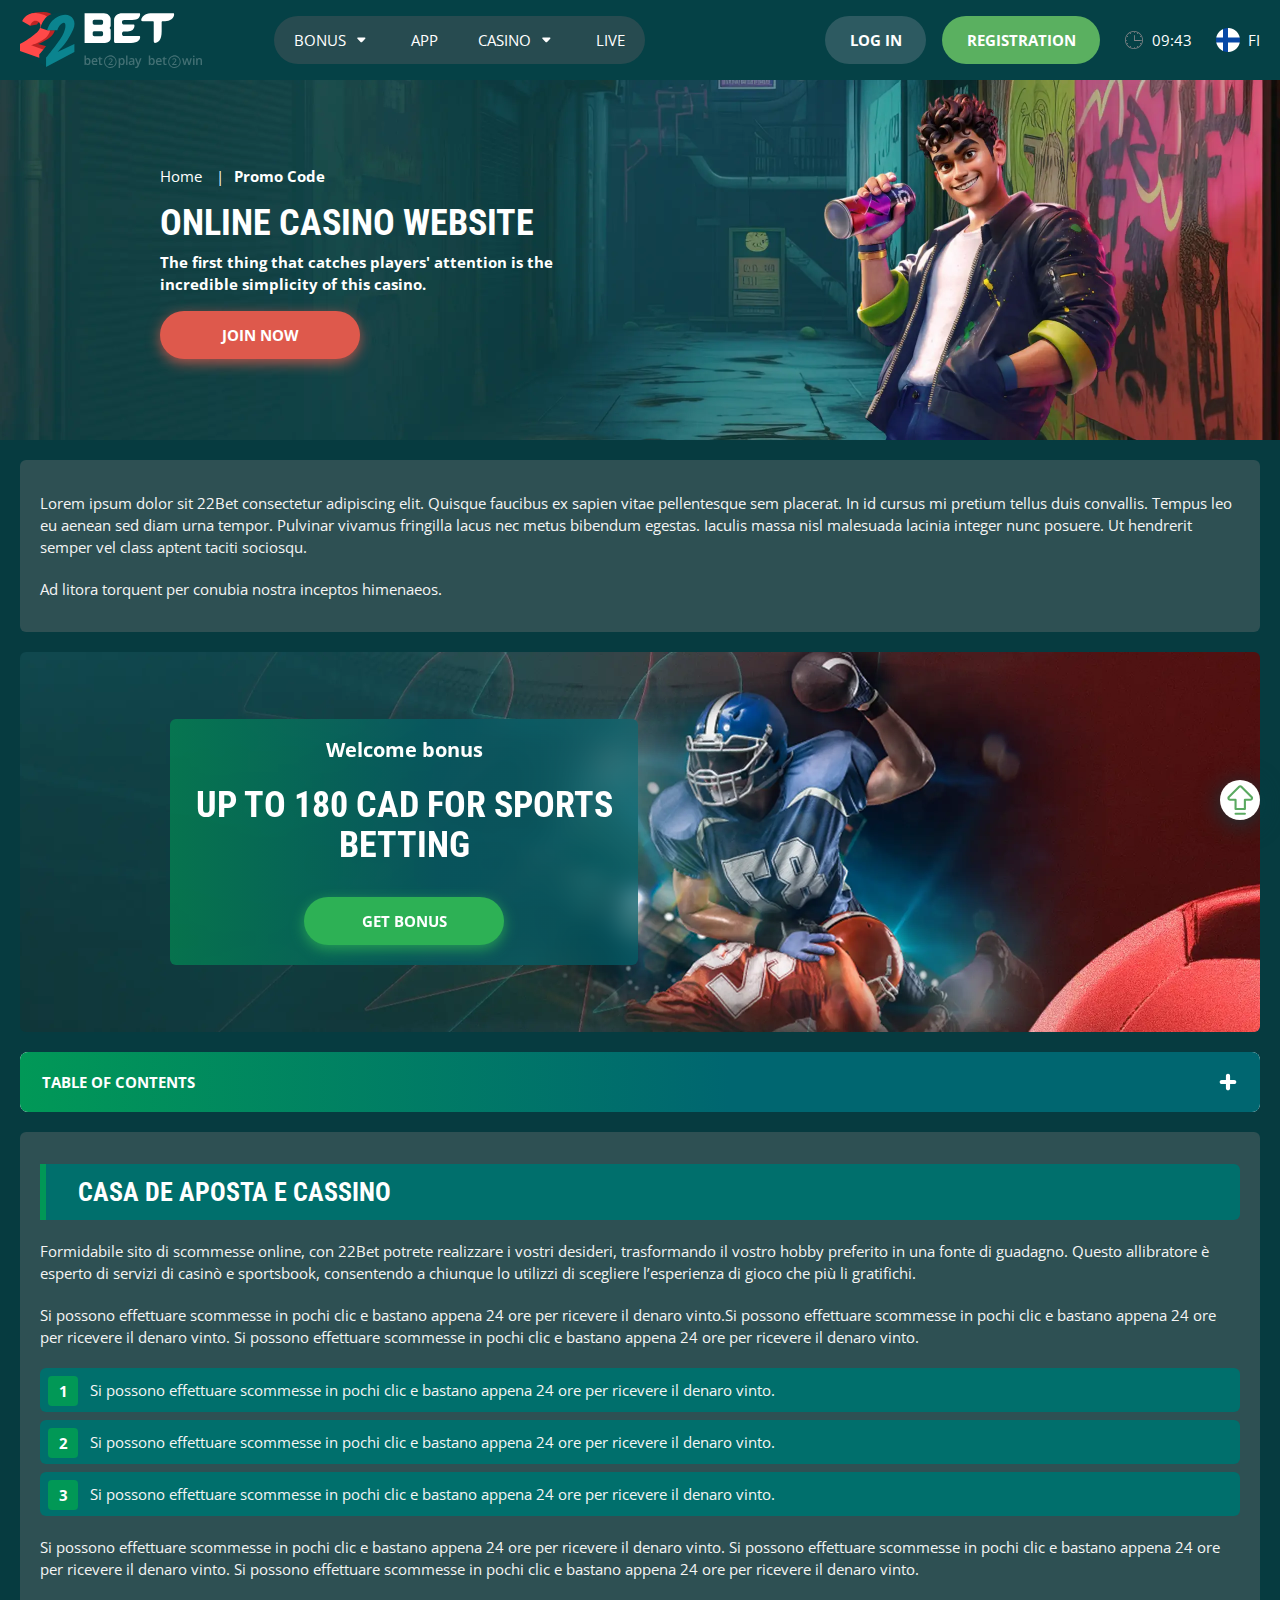
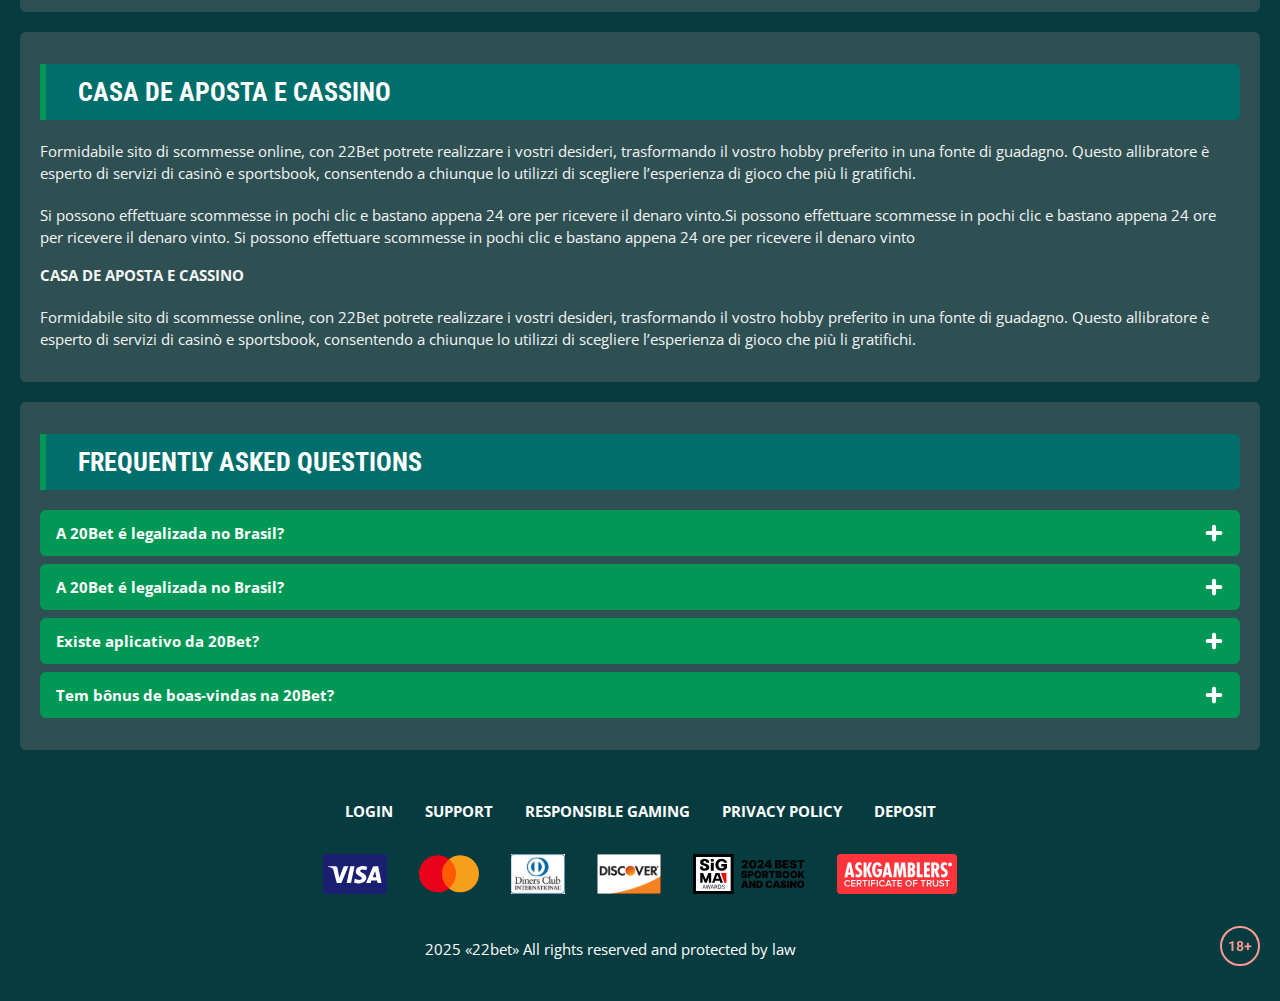
<file: promoCode.html>
<!DOCTYPE html>
<html lang="fi">
  <head>
    <meta charset="UTF-8" />
   
    <meta name="viewport" content="width=device-width, initial-scale=1.0" />
    <title>22Bet </title>
    <meta name="description" content />
    <meta property="og:site_name" content />
    <meta property="og:title" content />
    <meta property="og:type" content="website" />
    <meta property="og:url" content />
    <meta property="og:image" content />
    <meta property="og:image:alt" content />
    <meta property="og:locale" content="fi" />
    <meta property="og:description" content />
    <link rel="preconnect" href="https://fonts.googleapis.com" />
    <link rel="preconnect" href="https://fonts.gstatic.com" crossorigin="anonymous" />
   <link href="https://fonts.googleapis.com/css2?family=Open+Sans:ital,wght@0,300..800;1,300..800&display=swap" rel="stylesheet">
<link href="https://fonts.googleapis.com/css?family=Roboto+Condensed&display=swap" rel="stylesheet">

   <link rel="stylesheet" href="./css/reset.css" />
    <link rel="stylesheet" href="./css/main.css" />
    <link rel="stylesheet" href="./css/media.css"/>
    <link rel="icon" href="./images/Group.png" type="image/x-icon"/>
    <script
    src="https://code.jquery.com/jquery-3.6.1.min.js"
    integrity="sha256-o88AwQnZB+VDvE9tvIXrMQaPlFFSUTR+nldQm1LuPXQ="
    crossorigin="anonymous"
  ></script>
  </head>
  <body>
    <header class="header">
      <section class="content header__content">
        <a href="./index.html" class="logo header__logo"
          ><img src="./images/logo.svg" alt="logo" title
        /></a>
        <button class="header__btn-menu" >
          <svg width="16px" height="16px" viewBox="0 0 16 16" xmlns="http://www.w3.org/2000/svg">
              <rect y="0" width="16" height="3" rx="1.5"></rect>
              <rect y="6.5" width="16" height="3" rx="1.5"></rect>
              <rect y="13" width="16" height="3" rx="1.5"></rect>
            </svg>
        </button>

          <nav class="menu header__menu">
            <ul class="header__menu-list">
                
              <li class="">
              <div class="header__menu-wrapper">
                <div class="js-button-expander js-button-expander--menu" >
                <a href="./bonus.html" >
                <span>Bonus</span>
              </a>
              </div>
              <div class="header__menu-wrap js-expand-content js-expand-content--menu">
                <ul >
                  <li>
                    <a href="./freeSpins.html">
                    <span>Free Spins</span>
                  </a></li>
                  <li><a href="./promoCode.html">
                    <span>Promo Code</span>
                  </a>
                </li>
                  <li><a href="./welcomeBonus.html">
                    <span>Welcome Bonus</span>
                  </a>
                </li>
                <li><a href="./vip.html">
                    <span>VIP</span>
                  </a>
                </li>
                </ul>
              </div>
              </div>
               <a href="./bonus.html" class="header__menu-item">
                <span>Bonus</span>
              </a>
            </li>
              <li>
                <a href="./app.html">
                 App
                </a>
              </li>
              
              <li class="">
              <div class="header__menu-wrapper">
                <div class="js-button-expander js-button-expander--menu" >
                <a href="./casino.html" >
                <span> Casino</span>
              </a>
              </div>
              <div class="header__menu-wrap js-expand-content js-expand-content--menu">
                <ul >
                  <li>
                    <a href="./slots.html">
                    <span>Slots</span>
                  </a></li>
                 
                </ul>
              </div>
              </div>
               <a href="./casino.html" class="header__menu-item">
                <span>Casino</span>
              </a>
            </li>
               <li>
                <a href="./live.html">
               Live
                </a>
              </li>
              <li>
                    <a href="./freeSpins.html">
                    <span>Free Spins</span>
                  </a></li>
                  <li><a href="./promoCode.html">
                    <span>Promo Code</span>
                  </a>
                </li>
                  <li><a href="./welcomeBonus.html">
                    <span>Welcome Bonus</span>
                  </a>
                </li>
                <li><a href="./vip.html">
                    <span>VIP</span>
                  </a>
                </li>
             <li>
                    <a href="./slots.html">
                    <span>Slots</span>
                  </a></li>
             
             
            </ul>
            <div class="header__button header__button-menu " >
              <a href="#" class="button  button__login-menu">log in</a>
              <a href="#" class="button button__menu">registration</a>
            </div>
           
          </nav>
            <a href="#" class="button button__login">log in</a>
            <a href="#" class="button button__singup">registration</a>
            <div id="clock" class="header__time">00:00</div>
            <a href="" class="header__flag">
                <span><img src="./images/flag.png" alt="flag" title /></span>
                <span>fi</span>
              </a>
      </section>
    </header>
     <main class="main home main-page">
        <section class=" hero hero__page">
           
            <div class="background background-page">
              <img src="./images/layout-images/bg-promoCode.webp" alt="hero" title />
              
            </div>
            <div class="hero__wrapper hero__wrapper-page">
              <div class="hero__data hero__data-bonus">
                <ul
                class="breadcrumbs "
                
              >
                <li
                  
                >
                  <a href="#" >
                    <span >Home</span></a
                  >
                 
                </li>
                <li
                  
                >
                  <a href="#" > <span >Promo Code</span></a>
                 
                </li>
              </ul>
                <h1 class="title general hero__title">
                  Online Casino Website
                </h1>
                 <p class="hero__text">The first thing that catches players' attention is the incredible simplicity of this casino.</p>
               
                <a href="#" class="button  hero__button ">JOIN NOW</a>
               
              </div>
             
            </div>
          </section>
      <section class="main__wrap main__wrap-page">
       
       <section class="content__wrapper content__wrapper-page">

         
        
       
          <section class="content article">
            <p>
             Lorem ipsum dolor sit 22Bet consectetur adipiscing elit. Quisque faucibus ex sapien vitae pellentesque sem placerat. In id cursus mi pretium tellus duis convallis. Tempus leo eu aenean sed diam urna tempor. Pulvinar vivamus fringilla lacus nec metus bibendum egestas. Iaculis massa nisl malesuada lacinia integer nunc posuere. Ut hendrerit semper vel class aptent taciti sociosqu.
            </p>
            <p>
             Ad litora torquent per conubia nostra inceptos himenaeos.
            </p>
          </section>
         
             
             <section class="content banner banner-page">
            <div class="background banner__background">
              
              <img src="./images/layout-images/banner-promoCode.webp" alt="banner" title />
              
            </div>
            <div class="banner__info">
              <p class="banner__subtitle">Welcome bonus</p>
              <h2 class="title high banner__title-main">
                  
               up to 180 CAD
for sports betting
              </h2>
            
              <a href="#" class="button banner__button">get bonus</a>
            </div>
          </section>
        
              <section class="content menu-review__content">
              

            
                <div class="menu__review-desk menu__review-content">Table of Contents</div>
                <ul class="menu__review menu__review-list">
                  <li><a href="#">Casa de Aposta e Cassino</a></li>
                    <li><a href="#">Casa de Aposta e Cassino</a></li>
                      <li><a href="#">Casa de Aposta e Cassino</a></li>
                        <li><a href="#">Casa de Aposta e Cassino</a></li>
                          <li><a href="#">Frequently Asked Questions</a></li>
                 
                </ul>
             
          
          </section>
          
        
          <section class="content article">
            <h2 class="title high article__title">Casa de Aposta e Cassino</h2>
             
            <p>
             Formidabile sito di scommesse online, con 22Bet potrete realizzare i vostri desideri, trasformando il vostro hobby preferito in una fonte di guadagno. Questo allibratore è esperto di servizi di casinò e sportsbook, consentendo a chiunque lo utilizzi di scegliere l’esperienza di gioco che più li gratifichi.
            </p>
            <p>
             Si possono effettuare scommesse in pochi clic e bastano appena 24 ore per ricevere il denaro vinto.Si possono effettuare scommesse in pochi clic e bastano appena 24 ore per ricevere il denaro vinto. Si possono effettuare scommesse in pochi clic e bastano appena 24 ore per ricevere il denaro vinto.
            </p>
           <ol>
              <li>Si possono effettuare scommesse in pochi clic e bastano appena 24 ore per ricevere il denaro vinto.</li>
              <li>Si possono effettuare scommesse in pochi clic e bastano appena 24 ore per ricevere il denaro vinto.</li>
              <li>Si possono effettuare scommesse in pochi clic e bastano appena 24 ore per ricevere il denaro vinto.</li>
            </ol>
            <p>Si possono effettuare scommesse in pochi clic e bastano appena 24 ore per ricevere il denaro vinto. Si possono effettuare scommesse in pochi clic e bastano appena 24 ore per ricevere il denaro vinto. Si possono effettuare scommesse in pochi clic e bastano appena 24 ore per ricevere il denaro vinto.</p>
          </section>
         
         
           <section class="content article">
            <h2 class="title high article__title">Casa de Aposta e Cassino</h2>
            <p>Formidabile sito di scommesse online, con 22Bet potrete realizzare i vostri desideri, trasformando il vostro hobby preferito in una fonte di guadagno. Questo allibratore è esperto di servizi di casinò e sportsbook, consentendo a chiunque lo utilizzi di scegliere l’esperienza di gioco che più li gratifichi.</p>
            <p>Si possono effettuare scommesse in pochi clic e bastano appena 24 ore per ricevere il denaro vinto.Si possono effettuare scommesse in pochi clic e bastano appena 24 ore per ricevere il denaro vinto. Si possono effettuare scommesse in pochi clic e bastano appena 24 ore per ricevere il denaro vinto</p>
            <h3>Casa de Aposta e Cassino</h3>
            <p>Formidabile sito di scommesse online, con 22Bet potrete realizzare i vostri desideri, trasformando il vostro hobby preferito in una fonte di guadagno. Questo allibratore è esperto di servizi di casinò e sportsbook, consentendo a chiunque lo utilizzi di scegliere l’esperienza di gioco che più li gratifichi.</p>
           </section>

          <section class="content faq">
            <h2 class="title high faq__title">Frequently Asked Questions</h2>
            <ul class="faq__list " >
              <li class="faq__item"  >
                <h3 class="title medium faq__subtitle js-button-expander js-button-expander--faq"  >A 20Bet é legalizada no Brasil?
                 </h3>
                <div  class="faq__answer js-expand-content js-expand-content--faq" >
                  <p  >
                    Sim, a casa de apostas tem licença emitida por Curaçao, que é reconhecida no Brasil e a permite atuar por aqui.
                  </p>
                </div>
              </li>
              <li class="faq__item"  >
                <h3 class="title medium faq__subtitle js-button-expander js-button-expander--faq"  >A 20Bet é legalizada no Brasil?</h3>
                <div class="faq__answer js-expand-content js-expand-content--faq" >
                  <p  >
                    Sim, a casa de apostas tem licença emitida por Curaçao, que é reconhecida no Brasil e a permite atuar por aqui.
                  </p>
                </div>
              </li> 
              <li class="faq__item"  >
                <h3 class="title medium faq__subtitle js-button-expander js-button-expander--faq"  >Existe aplicativo da 20Bet?</h3>
                <div class="faq__answer js-expand-content js-expand-content--faq" >
                  <p  >
                   Sim, disponível para sistemas operacionais iOS e Android.
                  </p>
                </div>
              </li> 
              <li class="faq__item"  >
                <h3 class="title medium faq__subtitle js-button-expander js-button-expander--faq"  >Tem bônus de boas-vindas na 20Bet?</h3>
                <div class="faq__answer js-expand-content js-expand-content--faq" >
                  <p  >
                   O pacote especial para novos usuários da 20Bet paga 100% sobre o primeiro depósito, com limite de 600 BRL.
                  </p>
                </div>
              </li> 
             
            </ul>
          </section>
          
        </section> 
      
        <div class=""  onclick="scrollToTop()">
          <button class="main__arrow" id="scrollToTopBtn"></button>
        </div> 
        
      </section>
    </main> 
   <footer class=" footer ">
      <section class="content footer__content">
        <ul class="footer__menu">
         <li><a href="./login.html">Login</a></li>
         <li><a href="./support.html">Support</a></li>
         <li><a href="./responsible.html">Responsible Gaming</a></li>
         <li><a href="./policy.html">Privacy Policy</a></li>
         <li><a href="./deposit.html">Deposit</a></li>
        </ul>
       
          <ul class="footer__cards-list">
           
            <li>
              <a href="#"
                ><img src="./images/visa.svg" alt="cardvisa" title
              /></a>
            </li>
            <li>
              <a href="#"
                ><img
                  src="./images/mastercard.svg"
                  alt="mastercard"
                  title
              /></a>
            </li>
            <li>
                <a href="#"
                  ><img src="./images/diners.svg" alt="diners" title
                /></a>
              </li>
              <li>
                <a href="#"
                  ><img src="./images/discover.svg" alt="discover" title
                /></a>
              </li>
              <li>
                <a href="#"
                  ><img src="./images/sigma.svg" alt="sigma" title
                /></a>
              </li>
              <li>
                <a href="#"
                  ><img src="./images/ask.svg" alt="ask" title
                /></a>
              </li>
            
          </ul>
       
        <div class="footer__wrapp">
          <div class="footer__text">
           
            <p>2025 «22bet» All rights reserved and protected by law

</p>
           
          </div>
          <div class="footer__age">
            <img src="./images/age.svg" alt="age" title />
          </div>
        </div>
      
      </section>
    </footer>
    <script src="./js/arrowUp.js" defer></script>
    <script src="./js/sidebar.js" defer></script>
    <script src="./js/expander.js" defer></script>
    <script src="./js/mobile-menu.js" defer></script>
    <script src="./js/clock.js" defer></script>
  </body>
</html>
</file>
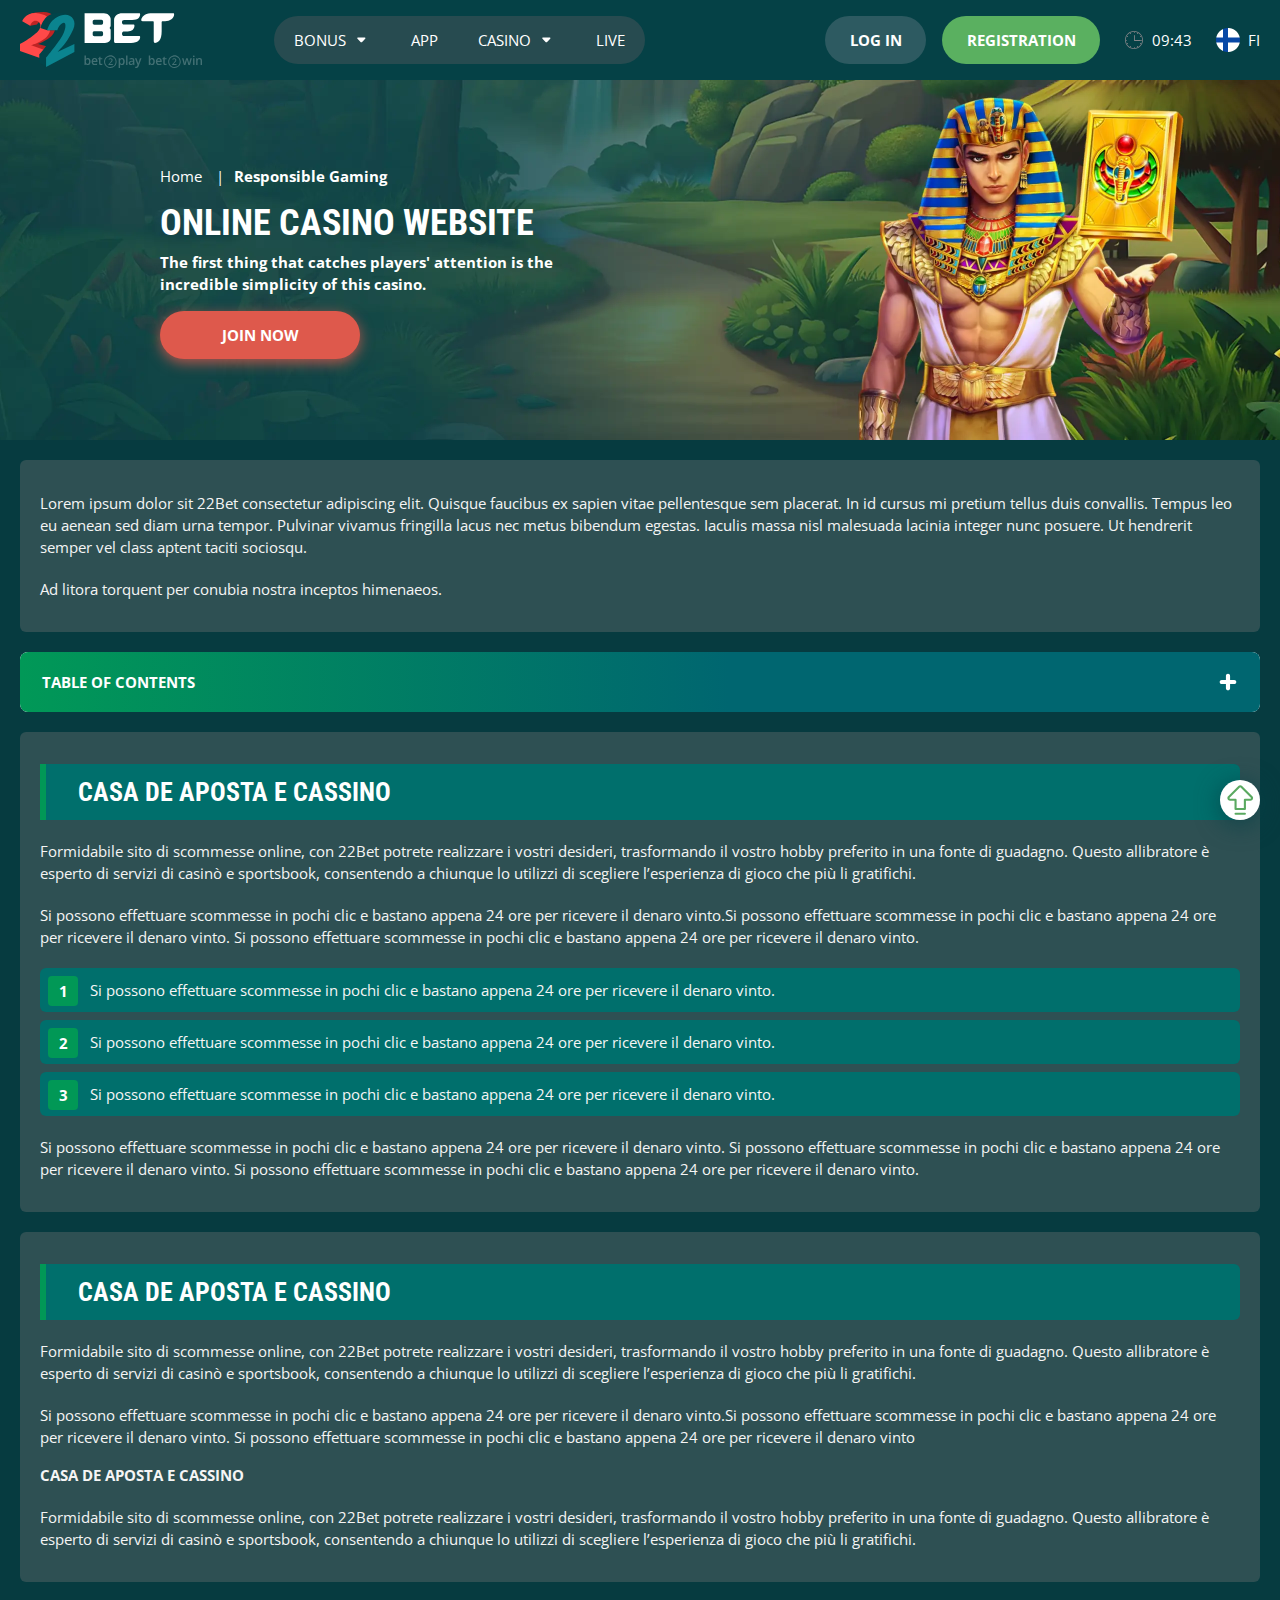
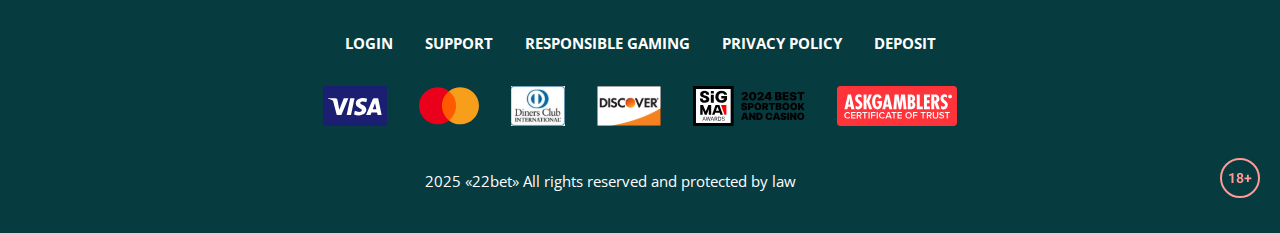
<file: responsible.html>
<!DOCTYPE html>
<html lang="fi">
  <head>
    <meta charset="UTF-8" />
   
    <meta name="viewport" content="width=device-width, initial-scale=1.0" />
    <title>22Bet </title>
    <meta name="description" content />
    <meta property="og:site_name" content />
    <meta property="og:title" content />
    <meta property="og:type" content="website" />
    <meta property="og:url" content />
    <meta property="og:image" content />
    <meta property="og:image:alt" content />
    <meta property="og:locale" content="fi" />
    <meta property="og:description" content />
    <link rel="preconnect" href="https://fonts.googleapis.com" />
    <link rel="preconnect" href="https://fonts.gstatic.com" crossorigin="anonymous" />
   <link href="https://fonts.googleapis.com/css2?family=Open+Sans:ital,wght@0,300..800;1,300..800&display=swap" rel="stylesheet">
<link href="https://fonts.googleapis.com/css?family=Roboto+Condensed&display=swap" rel="stylesheet">

   <link rel="stylesheet" href="./css/reset.css" />
    <link rel="stylesheet" href="./css/main.css" />
    <link rel="stylesheet" href="./css/media.css"/>
    <link rel="icon" href="./images/Group.png" type="image/x-icon"/>
    <script
    src="https://code.jquery.com/jquery-3.6.1.min.js"
    integrity="sha256-o88AwQnZB+VDvE9tvIXrMQaPlFFSUTR+nldQm1LuPXQ="
    crossorigin="anonymous"
  ></script>
  </head>
  <body>
    <header class="header">
      <section class="content header__content">
        <a href="./index.html" class="logo header__logo"
          ><img src="./images/logo.svg" alt="logo" title
        /></a>
        <button class="header__btn-menu" >
          <svg width="16px" height="16px" viewBox="0 0 16 16" xmlns="http://www.w3.org/2000/svg">
              <rect y="0" width="16" height="3" rx="1.5"></rect>
              <rect y="6.5" width="16" height="3" rx="1.5"></rect>
              <rect y="13" width="16" height="3" rx="1.5"></rect>
            </svg>
        </button>

          <nav class="menu header__menu">
            <ul class="header__menu-list">
                
              <li class="">
              <div class="header__menu-wrapper">
                <div class="js-button-expander js-button-expander--menu" >
                <a href="./bonus.html" >
                <span>Bonus</span>
              </a>
              </div>
              <div class="header__menu-wrap js-expand-content js-expand-content--menu">
                <ul >
                  <li>
                    <a href="./freeSpins.html">
                    <span>Free Spins</span>
                  </a></li>
                  <li><a href="./promoCode.html">
                    <span>Promo Code</span>
                  </a>
                </li>
                  <li><a href="./welcomeBonus.html">
                    <span>Welcome Bonus</span>
                  </a>
                </li>
                <li><a href="./vip.html">
                    <span>VIP</span>
                  </a>
                </li>
                </ul>
              </div>
              </div>
               <a href="./bonus.html" class="header__menu-item">
                <span>Bonus</span>
              </a>
            </li>
              <li>
                <a href="./app.html">
                 App
                </a>
              </li>
              
              <li class="">
              <div class="header__menu-wrapper">
                <div class="js-button-expander js-button-expander--menu" >
                <a href="./casino.html" >
                <span> Casino</span>
              </a>
              </div>
              <div class="header__menu-wrap js-expand-content js-expand-content--menu">
                <ul >
                  <li>
                    <a href="./slots.html">
                    <span>Slots</span>
                  </a></li>
                 
                </ul>
              </div>
              </div>
               <a href="./casino.html" class="header__menu-item">
                <span>Casino</span>
              </a>
            </li>
               <li>
                <a href="./live.html">
               Live
                </a>
              </li>
              <li>
                    <a href="./freeSpins.html">
                    <span>Free Spins</span>
                  </a></li>
                  <li><a href="./promoCode.html">
                    <span>Promo Code</span>
                  </a>
                </li>
                  <li><a href="./welcomeBonus.html">
                    <span>Welcome Bonus</span>
                  </a>
                </li>
                <li><a href="./vip.html">
                    <span>VIP</span>
                  </a>
                </li>
             <li>
                    <a href="./slots.html">
                    <span>Slots</span>
                  </a></li>
             
             
            </ul>
            <div class="header__button header__button-menu " >
              <a href="#" class="button  button__login-menu">log in</a>
              <a href="#" class="button button__menu">registration</a>
            </div>
           
          </nav>
            <a href="#" class="button button__login">log in</a>
            <a href="#" class="button button__singup">registration</a>
            <div id="clock" class="header__time">00:00</div>
            <a href="" class="header__flag">
                <span><img src="./images/flag.png" alt="flag" title /></span>
                <span>fi</span>
              </a>
      </section>
    </header>
     <main class="main home main-page">
        <section class=" hero hero__page">
           
            <div class="background background-page">
              <img src="./images/layout-images/bg-responsible.webp" alt="hero" title />
              
            </div>
            <div class="hero__wrapper hero__wrapper-page">
              <div class="hero__data hero__data-bonus">
                <ul
                class="breadcrumbs "
                
              >
                <li
                  
                >
                  <a href="#" >
                    <span >Home</span></a
                  >
                 
                </li>
                <li
                  
                >
                  <a href="#" > <span >Responsible Gaming</span></a>
                 
                </li>
              </ul>
                <h1 class="title general hero__title">
                  Online Casino Website
                </h1>
                 <p class="hero__text">The first thing that catches players' attention is the incredible simplicity of this casino.</p>
               
                <a href="#" class="button  hero__button ">JOIN NOW</a>
               
              </div>
             
            </div>
          </section>
      <section class="main__wrap main__wrap-page">
       
       <section class="content__wrapper content__wrapper-page">

         
        
       
          <section class="content article">
            <p>
             Lorem ipsum dolor sit 22Bet consectetur adipiscing elit. Quisque faucibus ex sapien vitae pellentesque sem placerat. In id cursus mi pretium tellus duis convallis. Tempus leo eu aenean sed diam urna tempor. Pulvinar vivamus fringilla lacus nec metus bibendum egestas. Iaculis massa nisl malesuada lacinia integer nunc posuere. Ut hendrerit semper vel class aptent taciti sociosqu.
            </p>
            <p>
             Ad litora torquent per conubia nostra inceptos himenaeos.
            </p>
          </section>
        
        
              <section class="content menu-review__content">
              

            
                <div class="menu__review-desk menu__review-content">Table of Contents</div>
                <ul class="menu__review menu__review-list">
                  <li><a href="#">Casa de Aposta e Cassino</a></li>
                    <li><a href="#">Casa de Aposta e Cassino</a></li>
                      <li><a href="#">Casa de Aposta e Cassino</a></li>
                        <li><a href="#">Casa de Aposta e Cassino</a></li>
                          <li><a href="#">Frequently Asked Questions</a></li>
                 
                </ul>
             
          
          </section>
          
        
          <section class="content article">
            <h2 class="title high article__title">Casa de Aposta e Cassino</h2>
             
            <p>
             Formidabile sito di scommesse online, con 22Bet potrete realizzare i vostri desideri, trasformando il vostro hobby preferito in una fonte di guadagno. Questo allibratore è esperto di servizi di casinò e sportsbook, consentendo a chiunque lo utilizzi di scegliere l’esperienza di gioco che più li gratifichi.
            </p>
            <p>
             Si possono effettuare scommesse in pochi clic e bastano appena 24 ore per ricevere il denaro vinto.Si possono effettuare scommesse in pochi clic e bastano appena 24 ore per ricevere il denaro vinto. Si possono effettuare scommesse in pochi clic e bastano appena 24 ore per ricevere il denaro vinto.
            </p>
           <ol>
              <li>Si possono effettuare scommesse in pochi clic e bastano appena 24 ore per ricevere il denaro vinto.</li>
              <li>Si possono effettuare scommesse in pochi clic e bastano appena 24 ore per ricevere il denaro vinto.</li>
              <li>Si possono effettuare scommesse in pochi clic e bastano appena 24 ore per ricevere il denaro vinto.</li>
            </ol>
            <p>Si possono effettuare scommesse in pochi clic e bastano appena 24 ore per ricevere il denaro vinto. Si possono effettuare scommesse in pochi clic e bastano appena 24 ore per ricevere il denaro vinto. Si possono effettuare scommesse in pochi clic e bastano appena 24 ore per ricevere il denaro vinto.</p>
          </section>
         
         
           <section class="content article">
            <h2 class="title high article__title">Casa de Aposta e Cassino</h2>
            <p>Formidabile sito di scommesse online, con 22Bet potrete realizzare i vostri desideri, trasformando il vostro hobby preferito in una fonte di guadagno. Questo allibratore è esperto di servizi di casinò e sportsbook, consentendo a chiunque lo utilizzi di scegliere l’esperienza di gioco che più li gratifichi.</p>
            <p>Si possono effettuare scommesse in pochi clic e bastano appena 24 ore per ricevere il denaro vinto.Si possono effettuare scommesse in pochi clic e bastano appena 24 ore per ricevere il denaro vinto. Si possono effettuare scommesse in pochi clic e bastano appena 24 ore per ricevere il denaro vinto</p>
            <h3>Casa de Aposta e Cassino</h3>
            <p>Formidabile sito di scommesse online, con 22Bet potrete realizzare i vostri desideri, trasformando il vostro hobby preferito in una fonte di guadagno. Questo allibratore è esperto di servizi di casinò e sportsbook, consentendo a chiunque lo utilizzi di scegliere l’esperienza di gioco che più li gratifichi.</p>
           </section>

        </section> 
      
        <div class=""  onclick="scrollToTop()">
          <button class="main__arrow" id="scrollToTopBtn"></button>
        </div> 
        
      </section>
    </main> 
     <footer class=" footer ">
      <section class="content footer__content">
        <ul class="footer__menu">
         <li><a href="./login.html">Login</a></li>
         <li><a href="./support.html">Support</a></li>
         <li><a href="./responsible.html">Responsible Gaming</a></li>
         <li><a href="./policy.html">Privacy Policy</a></li>
         <li><a href="./deposit.html">Deposit</a></li>
        </ul>
       
          <ul class="footer__cards-list">
           
            <li>
              <a href="#"
                ><img src="./images/visa.svg" alt="cardvisa" title
              /></a>
            </li>
            <li>
              <a href="#"
                ><img
                  src="./images/mastercard.svg"
                  alt="mastercard"
                  title
              /></a>
            </li>
            <li>
                <a href="#"
                  ><img src="./images/diners.svg" alt="diners" title
                /></a>
              </li>
              <li>
                <a href="#"
                  ><img src="./images/discover.svg" alt="discover" title
                /></a>
              </li>
              <li>
                <a href="#"
                  ><img src="./images/sigma.svg" alt="sigma" title
                /></a>
              </li>
              <li>
                <a href="#"
                  ><img src="./images/ask.svg" alt="ask" title
                /></a>
              </li>
            
          </ul>
       
        <div class="footer__wrapp">
          <div class="footer__text">
           
            <p>2025 «22bet» All rights reserved and protected by law

</p>
           
          </div>
          <div class="footer__age">
            <img src="./images/age.svg" alt="age" title />
          </div>
        </div>
      
      </section>
    </footer>
    <script src="./js/arrowUp.js" defer></script>
    <script src="./js/sidebar.js" defer></script>
    <script src="./js/expander.js" defer></script>
    <script src="./js/mobile-menu.js" defer></script>
    <script src="./js/clock.js" defer></script>
  </body>
</html>
</file>
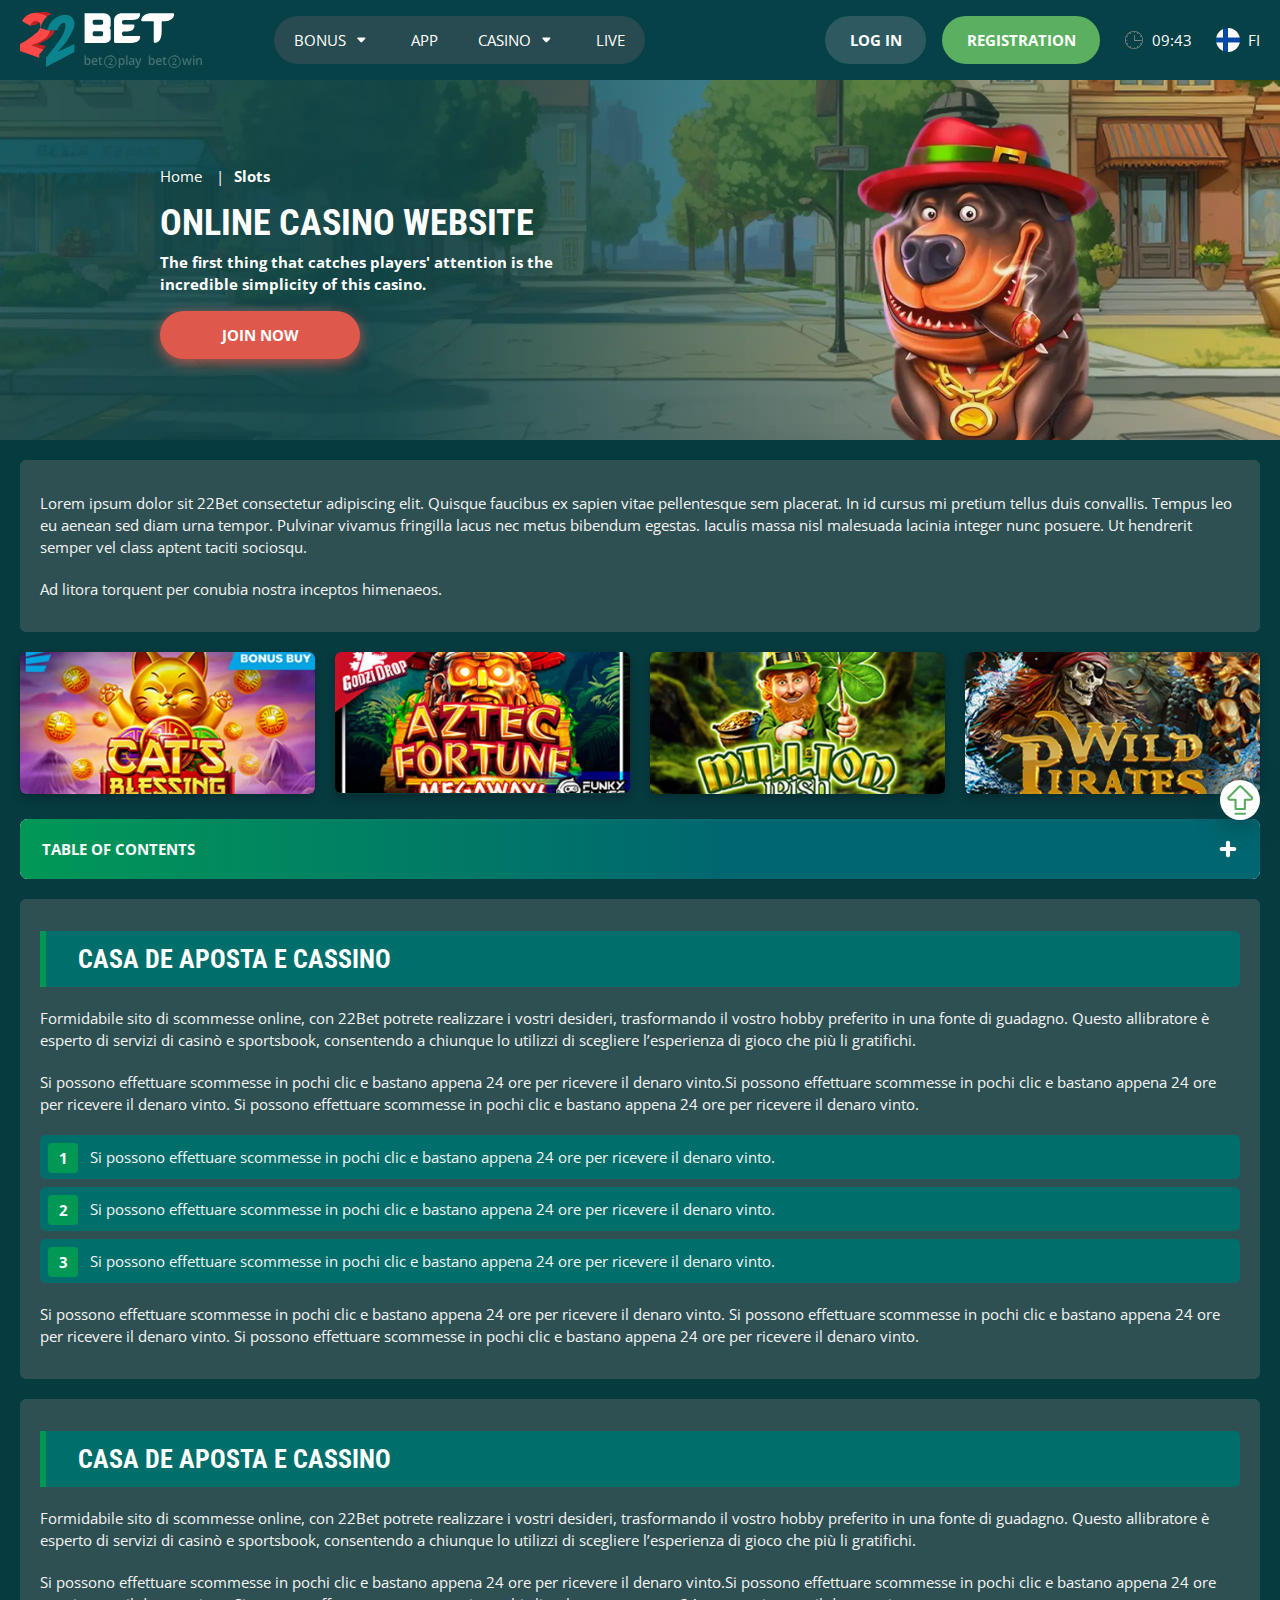
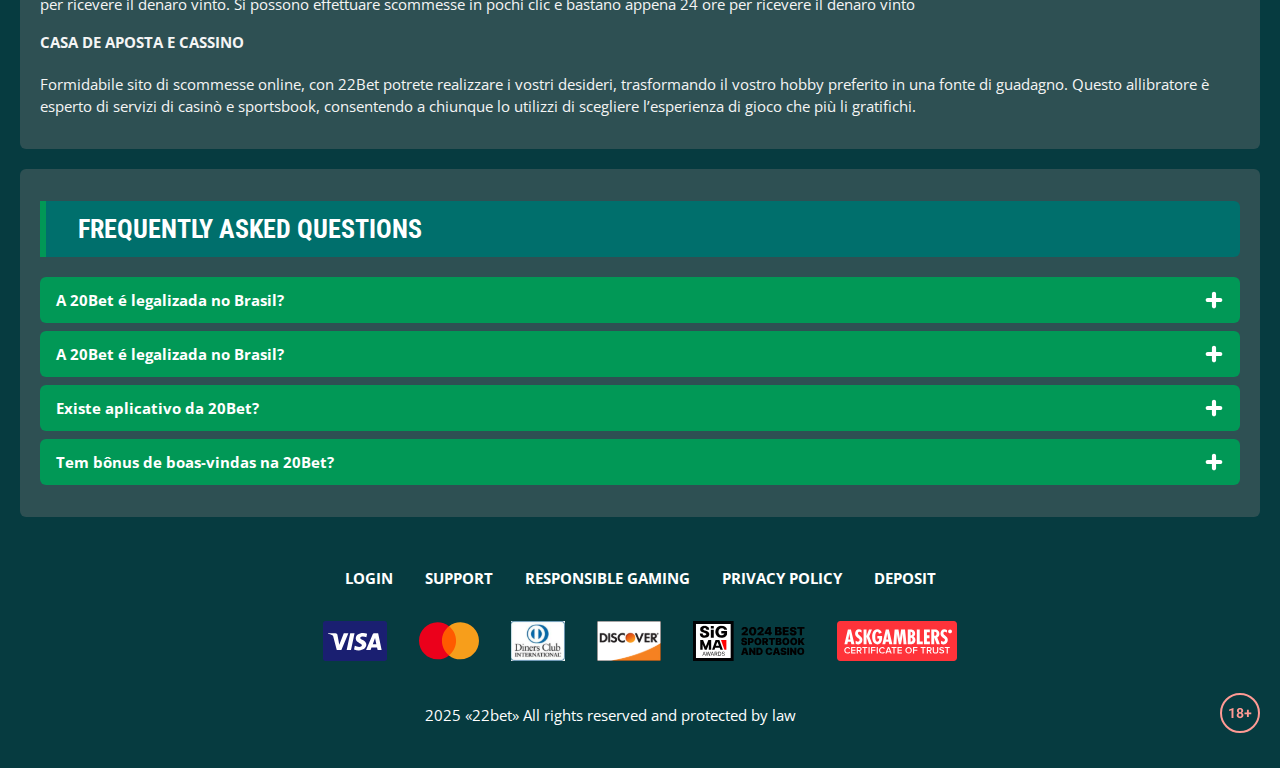
<file: slots.html>
<!DOCTYPE html>
<html lang="fi">
  <head>
    <meta charset="UTF-8" />
   
    <meta name="viewport" content="width=device-width, initial-scale=1.0" />
    <title>22Bet </title>
    <meta name="description" content />
    <meta property="og:site_name" content />
    <meta property="og:title" content />
    <meta property="og:type" content="website" />
    <meta property="og:url" content />
    <meta property="og:image" content />
    <meta property="og:image:alt" content />
    <meta property="og:locale" content="fi" />
    <meta property="og:description" content />
    <link rel="preconnect" href="https://fonts.googleapis.com" />
    <link rel="preconnect" href="https://fonts.gstatic.com" crossorigin="anonymous" />
   <link href="https://fonts.googleapis.com/css2?family=Open+Sans:ital,wght@0,300..800;1,300..800&display=swap" rel="stylesheet">
<link href="https://fonts.googleapis.com/css?family=Roboto+Condensed&display=swap" rel="stylesheet">

   <link rel="stylesheet" href="./css/reset.css" />
    <link rel="stylesheet" href="./css/main.css" />
    <link rel="stylesheet" href="./css/media.css"/>
    <link rel="icon" href="./images/Group.png" type="image/x-icon"/>
    <script
    src="https://code.jquery.com/jquery-3.6.1.min.js"
    integrity="sha256-o88AwQnZB+VDvE9tvIXrMQaPlFFSUTR+nldQm1LuPXQ="
    crossorigin="anonymous"
  ></script>
  </head>
  <body>
    <header class="header">
      <section class="content header__content">
        <a href="./index.html" class="logo header__logo"
          ><img src="./images/logo.svg" alt="logo" title
        /></a>
        <button class="header__btn-menu" >
          <svg width="16px" height="16px" viewBox="0 0 16 16" xmlns="http://www.w3.org/2000/svg">
              <rect y="0" width="16" height="3" rx="1.5"></rect>
              <rect y="6.5" width="16" height="3" rx="1.5"></rect>
              <rect y="13" width="16" height="3" rx="1.5"></rect>
            </svg>
        </button>

          <nav class="menu header__menu">
            <ul class="header__menu-list">
                
              <li class="">
              <div class="header__menu-wrapper">
                <div class="js-button-expander js-button-expander--menu" >
                <a href="./bonus.html" >
                <span>Bonus</span>
              </a>
              </div>
              <div class="header__menu-wrap js-expand-content js-expand-content--menu">
                <ul >
                  <li>
                    <a href="./freeSpins.html">
                    <span>Free Spins</span>
                  </a></li>
                  <li><a href="./promoCode.html">
                    <span>Promo Code</span>
                  </a>
                </li>
                  <li><a href="./welcomeBonus.html">
                    <span>Welcome Bonus</span>
                  </a>
                </li>
                <li><a href="./vip.html">
                    <span>VIP</span>
                  </a>
                </li>
                </ul>
              </div>
              </div>
               <a href="./bonus.html" class="header__menu-item">
                <span>Bonus</span>
              </a>
            </li>
              <li>
                <a href="./app.html">
                 App
                </a>
              </li>
              
              <li class="">
              <div class="header__menu-wrapper">
                <div class="js-button-expander js-button-expander--menu" >
                <a href="./casino.html" >
                <span> Casino</span>
              </a>
              </div>
              <div class="header__menu-wrap js-expand-content js-expand-content--menu">
                <ul >
                  <li>
                    <a href="./slots.html">
                    <span>Slots</span>
                  </a></li>
                 
                </ul>
              </div>
              </div>
               <a href="./casino.html" class="header__menu-item">
                <span>Casino</span>
              </a>
            </li>
               <li>
                <a href="./live.html">
               Live
                </a>
              </li>
              <li>
                    <a href="./freeSpins.html">
                    <span>Free Spins</span>
                  </a></li>
                  <li><a href="./promoCode.html">
                    <span>Promo Code</span>
                  </a>
                </li>
                  <li><a href="./welcomeBonus.html">
                    <span>Welcome Bonus</span>
                  </a>
                </li>
                <li><a href="./vip.html">
                    <span>VIP</span>
                  </a>
                </li>
             <li>
                    <a href="./slots.html">
                    <span>Slots</span>
                  </a></li>
             
             
            </ul>
            <div class="header__button header__button-menu " >
              <a href="#" class="button  button__login-menu">log in</a>
              <a href="#" class="button button__menu">registration</a>
            </div>
           
          </nav>
            <a href="#" class="button button__login">log in</a>
            <a href="#" class="button button__singup">registration</a>
            <div id="clock" class="header__time">00:00</div>
            <a href="" class="header__flag">
                <span><img src="./images/flag.png" alt="flag" title /></span>
                <span>fi</span>
              </a>
      </section>
    </header>
     <main class="main home main-page">
        <section class=" hero hero__page">
           
            <div class="background background-page">
              <img src="./images/slots/bg-slots.webp" alt="hero" title />
              
            </div>
            <div class="hero__wrapper hero__wrapper-page">
              <div class="hero__data hero__data-bonus">
                <ul
                class="breadcrumbs "
                
              >
                <li
                  
                >
                  <a href="#" >
                    <span >Home</span></a
                  >
                 
                </li>
                <li
                  
                >
                  <a href="#" > <span >Slots</span></a>
                 
                </li>
              </ul>
                <h1 class="title general hero__title">
                  Online Casino Website
                </h1>
                 <p class="hero__text">The first thing that catches players' attention is the incredible simplicity of this casino.</p>
               
                <a href="#" class="button  hero__button ">JOIN NOW</a>
               
              </div>
             
            </div>
          </section>
      <section class="main__wrap main__wrap-page">
       
       <section class="content__wrapper content__wrapper-page">

         
        
       
          <section class="content article">
            <p>
             Lorem ipsum dolor sit 22Bet consectetur adipiscing elit. Quisque faucibus ex sapien vitae pellentesque sem placerat. In id cursus mi pretium tellus duis convallis. Tempus leo eu aenean sed diam urna tempor. Pulvinar vivamus fringilla lacus nec metus bibendum egestas. Iaculis massa nisl malesuada lacinia integer nunc posuere. Ut hendrerit semper vel class aptent taciti sociosqu.
            </p>
            <p>
             Ad litora torquent per conubia nostra inceptos himenaeos.
            </p>
          </section>
               <section class="content casino">
           
              <ul class="casino__list casino__list-page">
                <li class="casino__item">
                    <div class="casino__wrapper">
                      <img class="casino__img" src="./images/slots/card-slots1.webp" alt="" title>
                    <div class="casino__hover casino__hover-live">
                        
                        <div class="casino-box">
                            
                        <a href="#" class="button  casino__buttons">Play now</a>
                        </div>
                    </div>
                    </div>
                    
                </li>
                <li class="casino__item">
                  <div class="casino__wrapper">
                    <img class="casino__img" src="./images/slots/card-slots2.webp" alt="" title>
                <div class="casino__hover casino__hover-live">
                      
                        <div class="casino-box">
                            
                        <a href="#" class="button  casino__buttons">Play now</a>
                        </div>
                    </div>
                  </div>
                 
              </li>
              <li class="casino__item">
                <div class="casino__wrapper">
                  <img class="casino__img" src="./images/slots/card-slots3.webp" alt="" title>
               <div class="casino__hover casino__hover-live">
                        
                        <div class="casino-box">
                            
                        <a href="#" class="button  casino__buttons">Play now</a>
                        </div>
                    </div>
               
            </li>
             <li class="casino__item">
                <div class="casino__wrapper">
                  <img class="casino__img" src="./images/slots/card-slots4.webp" alt="" title>
               <div class="casino__hover casino__hover-live">
                        
                        <div class="casino-box">
                            
                        <a href="#" class="button  casino__buttons">Play now</a>
                        </div>
                    </div>
               
            </li>
             
           
    
      

              </ul>
         </section>
             
        
        
              <section class="content menu-review__content">
              

            
                <div class="menu__review-desk menu__review-content">Table of Contents</div>
                <ul class="menu__review menu__review-list">
                  <li><a href="#">Casa de Aposta e Cassino</a></li>
                    <li><a href="#">Casa de Aposta e Cassino</a></li>
                      <li><a href="#">Casa de Aposta e Cassino</a></li>
                        <li><a href="#">Casa de Aposta e Cassino</a></li>
                          <li><a href="#">Frequently Asked Questions</a></li>
                 
                </ul>
             
          
          </section>
          
        
          <section class="content article">
            <h2 class="title high article__title">Casa de Aposta e Cassino</h2>
             
            <p>
             Formidabile sito di scommesse online, con 22Bet potrete realizzare i vostri desideri, trasformando il vostro hobby preferito in una fonte di guadagno. Questo allibratore è esperto di servizi di casinò e sportsbook, consentendo a chiunque lo utilizzi di scegliere l’esperienza di gioco che più li gratifichi.
            </p>
            <p>
             Si possono effettuare scommesse in pochi clic e bastano appena 24 ore per ricevere il denaro vinto.Si possono effettuare scommesse in pochi clic e bastano appena 24 ore per ricevere il denaro vinto. Si possono effettuare scommesse in pochi clic e bastano appena 24 ore per ricevere il denaro vinto.
            </p>
           <ol>
              <li>Si possono effettuare scommesse in pochi clic e bastano appena 24 ore per ricevere il denaro vinto.</li>
              <li>Si possono effettuare scommesse in pochi clic e bastano appena 24 ore per ricevere il denaro vinto.</li>
              <li>Si possono effettuare scommesse in pochi clic e bastano appena 24 ore per ricevere il denaro vinto.</li>
            </ol>
            <p>Si possono effettuare scommesse in pochi clic e bastano appena 24 ore per ricevere il denaro vinto. Si possono effettuare scommesse in pochi clic e bastano appena 24 ore per ricevere il denaro vinto. Si possono effettuare scommesse in pochi clic e bastano appena 24 ore per ricevere il denaro vinto.</p>
          </section>
         
         
           <section class="content article">
            <h2 class="title high article__title">Casa de Aposta e Cassino</h2>
            <p>Formidabile sito di scommesse online, con 22Bet potrete realizzare i vostri desideri, trasformando il vostro hobby preferito in una fonte di guadagno. Questo allibratore è esperto di servizi di casinò e sportsbook, consentendo a chiunque lo utilizzi di scegliere l’esperienza di gioco che più li gratifichi.</p>
            <p>Si possono effettuare scommesse in pochi clic e bastano appena 24 ore per ricevere il denaro vinto.Si possono effettuare scommesse in pochi clic e bastano appena 24 ore per ricevere il denaro vinto. Si possono effettuare scommesse in pochi clic e bastano appena 24 ore per ricevere il denaro vinto</p>
            <h3>Casa de Aposta e Cassino</h3>
            <p>Formidabile sito di scommesse online, con 22Bet potrete realizzare i vostri desideri, trasformando il vostro hobby preferito in una fonte di guadagno. Questo allibratore è esperto di servizi di casinò e sportsbook, consentendo a chiunque lo utilizzi di scegliere l’esperienza di gioco che più li gratifichi.</p>
           </section>

          <section class="content faq">
            <h2 class="title high faq__title">Frequently Asked Questions</h2>
            <ul class="faq__list " >
              <li class="faq__item"  >
                <h3 class="title medium faq__subtitle js-button-expander js-button-expander--faq"  >A 20Bet é legalizada no Brasil?
                 </h3>
                <div  class="faq__answer js-expand-content js-expand-content--faq" >
                  <p  >
                    Sim, a casa de apostas tem licença emitida por Curaçao, que é reconhecida no Brasil e a permite atuar por aqui.
                  </p>
                </div>
              </li>
              <li class="faq__item"  >
                <h3 class="title medium faq__subtitle js-button-expander js-button-expander--faq"  >A 20Bet é legalizada no Brasil?</h3>
                <div class="faq__answer js-expand-content js-expand-content--faq" >
                  <p  >
                    Sim, a casa de apostas tem licença emitida por Curaçao, que é reconhecida no Brasil e a permite atuar por aqui.
                  </p>
                </div>
              </li> 
              <li class="faq__item"  >
                <h3 class="title medium faq__subtitle js-button-expander js-button-expander--faq"  >Existe aplicativo da 20Bet?</h3>
                <div class="faq__answer js-expand-content js-expand-content--faq" >
                  <p  >
                   Sim, disponível para sistemas operacionais iOS e Android.
                  </p>
                </div>
              </li> 
              <li class="faq__item"  >
                <h3 class="title medium faq__subtitle js-button-expander js-button-expander--faq"  >Tem bônus de boas-vindas na 20Bet?</h3>
                <div class="faq__answer js-expand-content js-expand-content--faq" >
                  <p  >
                   O pacote especial para novos usuários da 20Bet paga 100% sobre o primeiro depósito, com limite de 600 BRL.
                  </p>
                </div>
              </li> 
             
            </ul>
          </section>
          
        </section> 
      
        <div class=""  onclick="scrollToTop()">
          <button class="main__arrow" id="scrollToTopBtn"></button>
        </div> 
        
      </section>
    </main> 
      <footer class=" footer ">
      <section class="content footer__content">
        <ul class="footer__menu">
         <li><a href="./login.html">Login</a></li>
         <li><a href="./support.html">Support</a></li>
         <li><a href="./responsible.html">Responsible Gaming</a></li>
         <li><a href="./policy.html">Privacy Policy</a></li>
         <li><a href="./deposit.html">Deposit</a></li>
        </ul>
       
          <ul class="footer__cards-list">
           
            <li>
              <a href="#"
                ><img src="./images/visa.svg" alt="cardvisa" title
              /></a>
            </li>
            <li>
              <a href="#"
                ><img
                  src="./images/mastercard.svg"
                  alt="mastercard"
                  title
              /></a>
            </li>
            <li>
                <a href="#"
                  ><img src="./images/diners.svg" alt="diners" title
                /></a>
              </li>
              <li>
                <a href="#"
                  ><img src="./images/discover.svg" alt="discover" title
                /></a>
              </li>
              <li>
                <a href="#"
                  ><img src="./images/sigma.svg" alt="sigma" title
                /></a>
              </li>
              <li>
                <a href="#"
                  ><img src="./images/ask.svg" alt="ask" title
                /></a>
              </li>
            
          </ul>
       
        <div class="footer__wrapp">
          <div class="footer__text">
           
            <p>2025 «22bet» All rights reserved and protected by law

</p>
           
          </div>
          <div class="footer__age">
            <img src="./images/age.svg" alt="age" title />
          </div>
        </div>
      
      </section>
    </footer>
    <script src="./js/arrowUp.js" defer></script>
    <script src="./js/sidebar.js" defer></script>
    <script src="./js/expander.js" defer></script>
    <script src="./js/mobile-menu.js" defer></script>
    <script src="./js/clock.js" defer></script>
  </body>
</html>
</file>
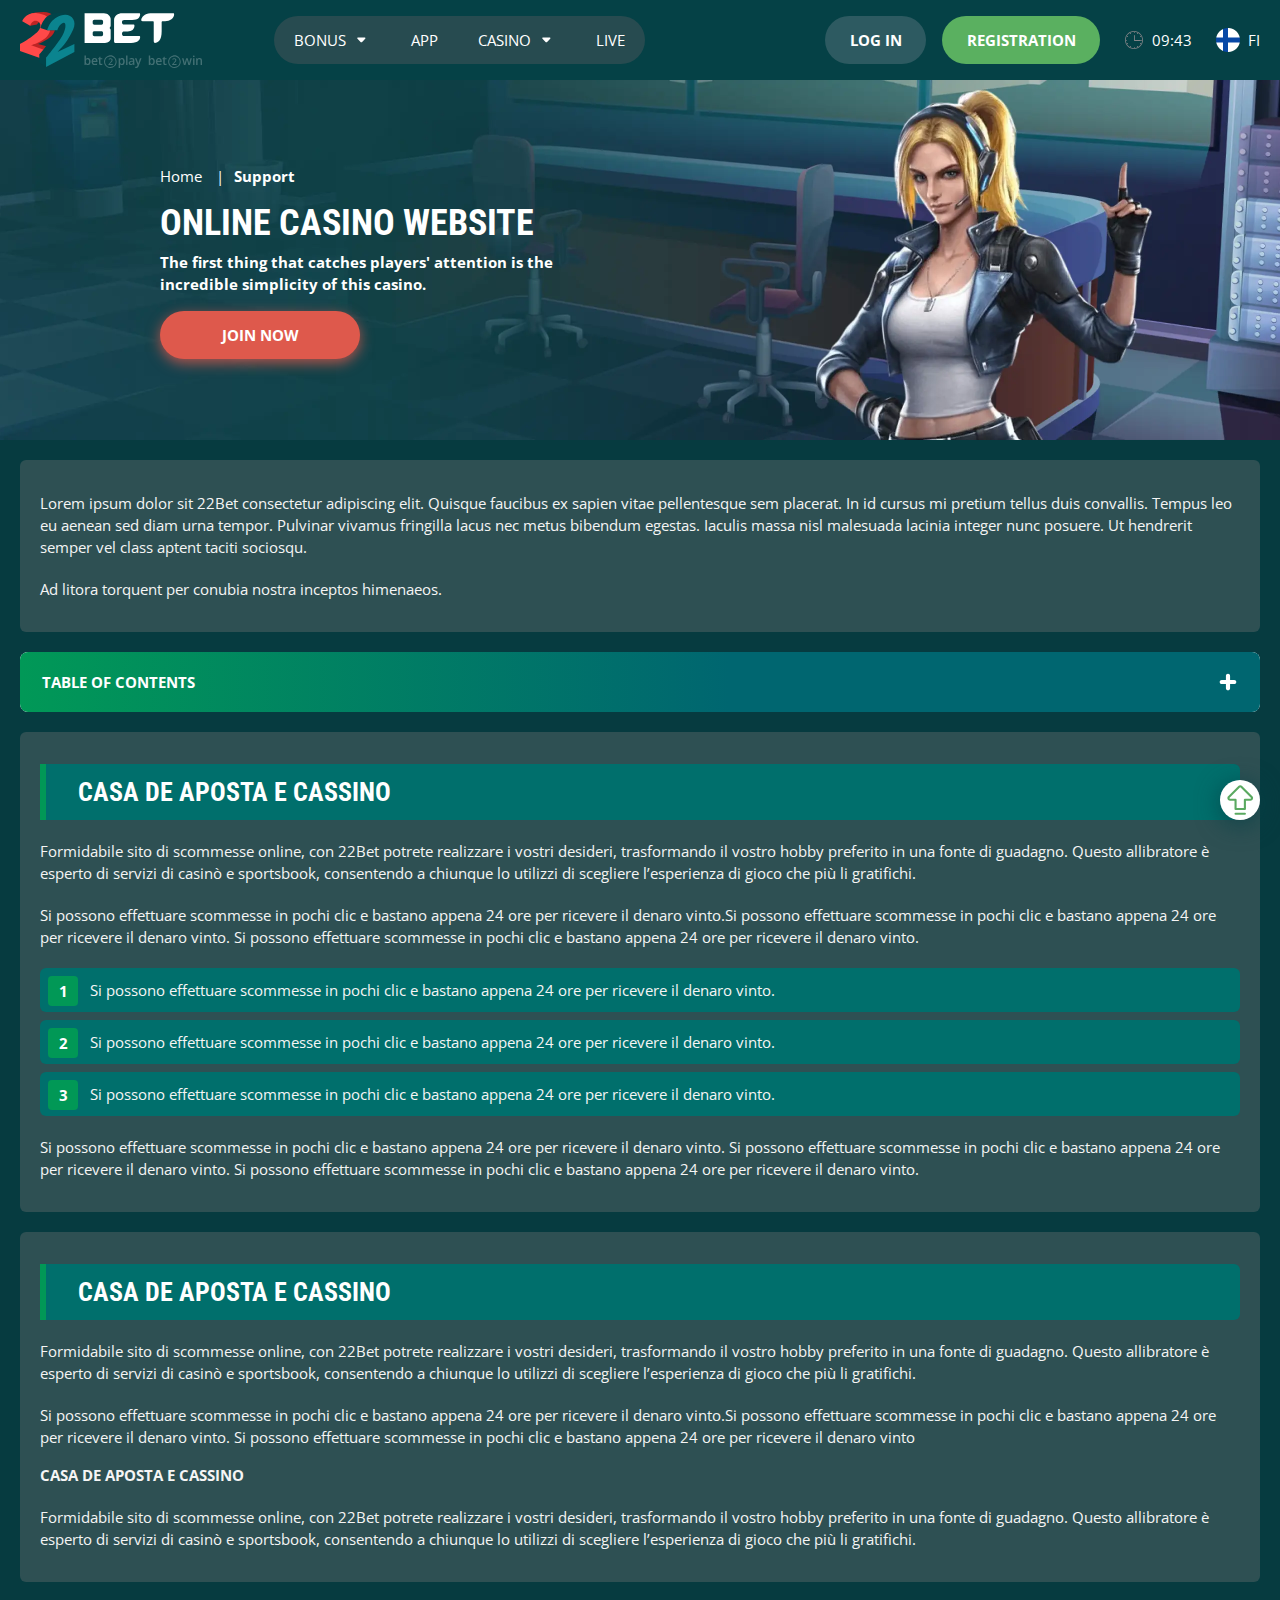
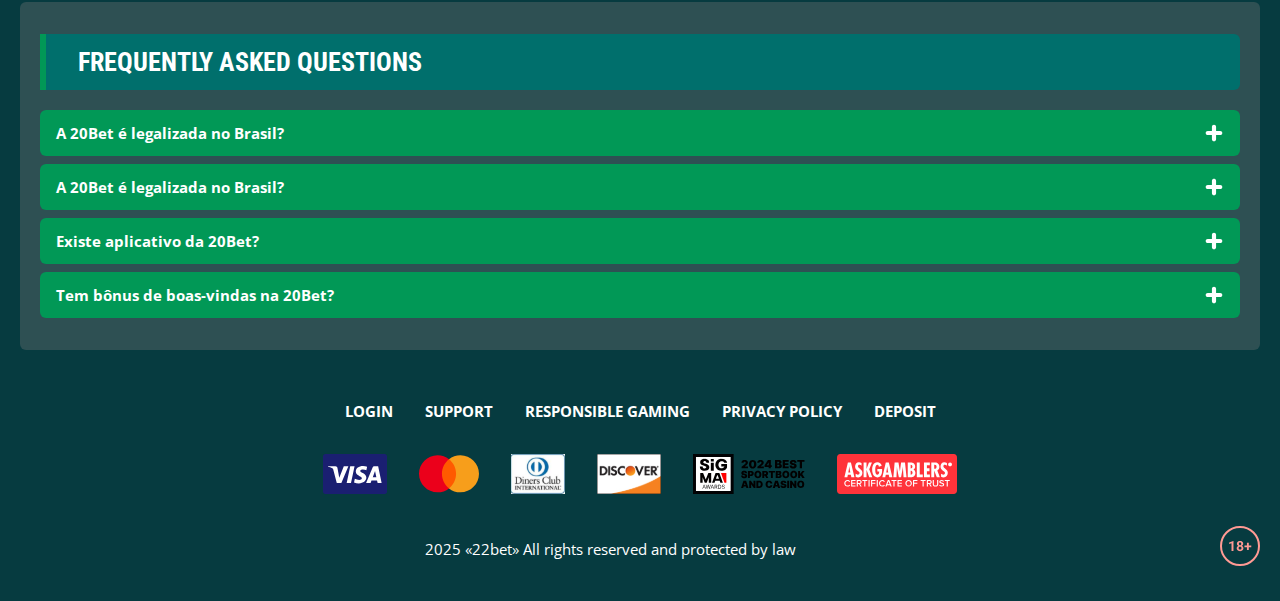
<file: support.html>
<!DOCTYPE html>
<html lang="fi">
  <head>
    <meta charset="UTF-8" />
   
    <meta name="viewport" content="width=device-width, initial-scale=1.0" />
    <title>22Bet </title>
    <meta name="description" content />
    <meta property="og:site_name" content />
    <meta property="og:title" content />
    <meta property="og:type" content="website" />
    <meta property="og:url" content />
    <meta property="og:image" content />
    <meta property="og:image:alt" content />
    <meta property="og:locale" content="fi" />
    <meta property="og:description" content />
    <link rel="preconnect" href="https://fonts.googleapis.com" />
    <link rel="preconnect" href="https://fonts.gstatic.com" crossorigin="anonymous" />
   <link href="https://fonts.googleapis.com/css2?family=Open+Sans:ital,wght@0,300..800;1,300..800&display=swap" rel="stylesheet">
<link href="https://fonts.googleapis.com/css?family=Roboto+Condensed&display=swap" rel="stylesheet">

   <link rel="stylesheet" href="./css/reset.css" />
    <link rel="stylesheet" href="./css/main.css" />
    <link rel="stylesheet" href="./css/media.css"/>
    <link rel="icon" href="./images/Group.png" type="image/x-icon"/>
    <script
    src="https://code.jquery.com/jquery-3.6.1.min.js"
    integrity="sha256-o88AwQnZB+VDvE9tvIXrMQaPlFFSUTR+nldQm1LuPXQ="
    crossorigin="anonymous"
  ></script>
  </head>
  <body>
    <header class="header">
      <section class="content header__content">
        <a href="./index.html" class="logo header__logo"
          ><img src="./images/logo.svg" alt="logo" title
        /></a>
        <button class="header__btn-menu" >
          <svg width="16px" height="16px" viewBox="0 0 16 16" xmlns="http://www.w3.org/2000/svg">
              <rect y="0" width="16" height="3" rx="1.5"></rect>
              <rect y="6.5" width="16" height="3" rx="1.5"></rect>
              <rect y="13" width="16" height="3" rx="1.5"></rect>
            </svg>
        </button>

          <nav class="menu header__menu">
            <ul class="header__menu-list">
                
              <li class="">
              <div class="header__menu-wrapper">
                <div class="js-button-expander js-button-expander--menu" >
                <a href="./bonus.html" >
                <span>Bonus</span>
              </a>
              </div>
              <div class="header__menu-wrap js-expand-content js-expand-content--menu">
                <ul >
                  <li>
                    <a href="./freeSpins.html">
                    <span>Free Spins</span>
                  </a></li>
                  <li><a href="./promoCode.html">
                    <span>Promo Code</span>
                  </a>
                </li>
                  <li><a href="./welcomeBonus.html">
                    <span>Welcome Bonus</span>
                  </a>
                </li>
                <li><a href="./vip.html">
                    <span>VIP</span>
                  </a>
                </li>
                </ul>
              </div>
              </div>
               <a href="./bonus.html" class="header__menu-item">
                <span>Bonus</span>
              </a>
            </li>
              <li>
                <a href="./app.html">
                 App
                </a>
              </li>
              
              <li class="">
              <div class="header__menu-wrapper">
                <div class="js-button-expander js-button-expander--menu" >
                <a href="./casino.html" >
                <span> Casino</span>
              </a>
              </div>
              <div class="header__menu-wrap js-expand-content js-expand-content--menu">
                <ul >
                  <li>
                    <a href="./slots.html">
                    <span>Slots</span>
                  </a></li>
                 
                </ul>
              </div>
              </div>
               <a href="./casino.html" class="header__menu-item">
                <span>Casino</span>
              </a>
            </li>
               <li>
                <a href="./live.html">
               Live
                </a>
              </li>
              <li>
                    <a href="./freeSpins.html">
                    <span>Free Spins</span>
                  </a></li>
                  <li><a href="./promoCode.html">
                    <span>Promo Code</span>
                  </a>
                </li>
                  <li><a href="./welcomeBonus.html">
                    <span>Welcome Bonus</span>
                  </a>
                </li>
                <li><a href="./vip.html">
                    <span>VIP</span>
                  </a>
                </li>
             <li>
                    <a href="./slots.html">
                    <span>Slots</span>
                  </a></li>
             
             
            </ul>
            <div class="header__button header__button-menu " >
              <a href="#" class="button  button__login-menu">log in</a>
              <a href="#" class="button button__menu">registration</a>
            </div>
           
          </nav>
            <a href="#" class="button button__login">log in</a>
            <a href="#" class="button button__singup">registration</a>
            <div id="clock" class="header__time">00:00</div>
            <a href="" class="header__flag">
                <span><img src="./images/flag.png" alt="flag" title /></span>
                <span>fi</span>
              </a>
      </section>
    </header>
     <main class="main home main-page">
        <section class=" hero hero__page">
           
            <div class="background background-page">
              <img src="./images/layout-images/bg-support.webp" alt="hero" title />
              
            </div>
            <div class="hero__wrapper hero__wrapper-page">
              <div class="hero__data hero__data-bonus">
                <ul
                class="breadcrumbs "
                
              >
                <li
                  
                >
                  <a href="#" >
                    <span >Home</span></a
                  >
                 
                </li>
                <li
                  
                >
                  <a href="#" > <span >Support</span></a>
                 
                </li>
              </ul>
                <h1 class="title general hero__title">
                  Online Casino Website
                </h1>
                 <p class="hero__text">The first thing that catches players' attention is the incredible simplicity of this casino.</p>
               
                <a href="#" class="button  hero__button ">JOIN NOW</a>
               
              </div>
             
            </div>
          </section>
      <section class="main__wrap main__wrap-page">
       
       <section class="content__wrapper content__wrapper-page">

         
        
       
          <section class="content article">
            <p>
             Lorem ipsum dolor sit 22Bet consectetur adipiscing elit. Quisque faucibus ex sapien vitae pellentesque sem placerat. In id cursus mi pretium tellus duis convallis. Tempus leo eu aenean sed diam urna tempor. Pulvinar vivamus fringilla lacus nec metus bibendum egestas. Iaculis massa nisl malesuada lacinia integer nunc posuere. Ut hendrerit semper vel class aptent taciti sociosqu.
            </p>
            <p>
             Ad litora torquent per conubia nostra inceptos himenaeos.
            </p>
          </section>
        
        
              <section class="content menu-review__content">
              

            
                <div class="menu__review-desk menu__review-content">Table of Contents</div>
                <ul class="menu__review menu__review-list">
                  <li><a href="#">Casa de Aposta e Cassino</a></li>
                    <li><a href="#">Casa de Aposta e Cassino</a></li>
                      <li><a href="#">Casa de Aposta e Cassino</a></li>
                        <li><a href="#">Casa de Aposta e Cassino</a></li>
                          <li><a href="#">Frequently Asked Questions</a></li>
                 
                </ul>
             
          
          </section>
          
        
          <section class="content article">
            <h2 class="title high article__title">Casa de Aposta e Cassino</h2>
             
            <p>
             Formidabile sito di scommesse online, con 22Bet potrete realizzare i vostri desideri, trasformando il vostro hobby preferito in una fonte di guadagno. Questo allibratore è esperto di servizi di casinò e sportsbook, consentendo a chiunque lo utilizzi di scegliere l’esperienza di gioco che più li gratifichi.
            </p>
            <p>
             Si possono effettuare scommesse in pochi clic e bastano appena 24 ore per ricevere il denaro vinto.Si possono effettuare scommesse in pochi clic e bastano appena 24 ore per ricevere il denaro vinto. Si possono effettuare scommesse in pochi clic e bastano appena 24 ore per ricevere il denaro vinto.
            </p>
           <ol>
              <li>Si possono effettuare scommesse in pochi clic e bastano appena 24 ore per ricevere il denaro vinto.</li>
              <li>Si possono effettuare scommesse in pochi clic e bastano appena 24 ore per ricevere il denaro vinto.</li>
              <li>Si possono effettuare scommesse in pochi clic e bastano appena 24 ore per ricevere il denaro vinto.</li>
            </ol>
            <p>Si possono effettuare scommesse in pochi clic e bastano appena 24 ore per ricevere il denaro vinto. Si possono effettuare scommesse in pochi clic e bastano appena 24 ore per ricevere il denaro vinto. Si possono effettuare scommesse in pochi clic e bastano appena 24 ore per ricevere il denaro vinto.</p>
          </section>
         
         
           <section class="content article">
            <h2 class="title high article__title">Casa de Aposta e Cassino</h2>
            <p>Formidabile sito di scommesse online, con 22Bet potrete realizzare i vostri desideri, trasformando il vostro hobby preferito in una fonte di guadagno. Questo allibratore è esperto di servizi di casinò e sportsbook, consentendo a chiunque lo utilizzi di scegliere l’esperienza di gioco che più li gratifichi.</p>
            <p>Si possono effettuare scommesse in pochi clic e bastano appena 24 ore per ricevere il denaro vinto.Si possono effettuare scommesse in pochi clic e bastano appena 24 ore per ricevere il denaro vinto. Si possono effettuare scommesse in pochi clic e bastano appena 24 ore per ricevere il denaro vinto</p>
            <h3>Casa de Aposta e Cassino</h3>
            <p>Formidabile sito di scommesse online, con 22Bet potrete realizzare i vostri desideri, trasformando il vostro hobby preferito in una fonte di guadagno. Questo allibratore è esperto di servizi di casinò e sportsbook, consentendo a chiunque lo utilizzi di scegliere l’esperienza di gioco che più li gratifichi.</p>
           </section>

          <section class="content faq">
            <h2 class="title high faq__title">Frequently Asked Questions</h2>
            <ul class="faq__list " >
              <li class="faq__item"  >
                <h3 class="title medium faq__subtitle js-button-expander js-button-expander--faq"  >A 20Bet é legalizada no Brasil?
                 </h3>
                <div  class="faq__answer js-expand-content js-expand-content--faq" >
                  <p  >
                    Sim, a casa de apostas tem licença emitida por Curaçao, que é reconhecida no Brasil e a permite atuar por aqui.
                  </p>
                </div>
              </li>
              <li class="faq__item"  >
                <h3 class="title medium faq__subtitle js-button-expander js-button-expander--faq"  >A 20Bet é legalizada no Brasil?</h3>
                <div class="faq__answer js-expand-content js-expand-content--faq" >
                  <p  >
                    Sim, a casa de apostas tem licença emitida por Curaçao, que é reconhecida no Brasil e a permite atuar por aqui.
                  </p>
                </div>
              </li> 
              <li class="faq__item"  >
                <h3 class="title medium faq__subtitle js-button-expander js-button-expander--faq"  >Existe aplicativo da 20Bet?</h3>
                <div class="faq__answer js-expand-content js-expand-content--faq" >
                  <p  >
                   Sim, disponível para sistemas operacionais iOS e Android.
                  </p>
                </div>
              </li> 
              <li class="faq__item"  >
                <h3 class="title medium faq__subtitle js-button-expander js-button-expander--faq"  >Tem bônus de boas-vindas na 20Bet?</h3>
                <div class="faq__answer js-expand-content js-expand-content--faq" >
                  <p  >
                   O pacote especial para novos usuários da 20Bet paga 100% sobre o primeiro depósito, com limite de 600 BRL.
                  </p>
                </div>
              </li> 
             
            </ul>
          </section>
          
        </section> 
      
        <div class=""  onclick="scrollToTop()">
          <button class="main__arrow" id="scrollToTopBtn"></button>
        </div> 
        
      </section>
    </main> 
      <footer class=" footer ">
      <section class="content footer__content">
        <ul class="footer__menu">
         <li><a href="./login.html">Login</a></li>
         <li><a href="./support.html">Support</a></li>
         <li><a href="./responsible.html">Responsible Gaming</a></li>
         <li><a href="./policy.html">Privacy Policy</a></li>
         <li><a href="./deposit.html">Deposit</a></li>
        </ul>
       
          <ul class="footer__cards-list">
           
            <li>
              <a href="#"
                ><img src="./images/visa.svg" alt="cardvisa" title
              /></a>
            </li>
            <li>
              <a href="#"
                ><img
                  src="./images/mastercard.svg"
                  alt="mastercard"
                  title
              /></a>
            </li>
            <li>
                <a href="#"
                  ><img src="./images/diners.svg" alt="diners" title
                /></a>
              </li>
              <li>
                <a href="#"
                  ><img src="./images/discover.svg" alt="discover" title
                /></a>
              </li>
              <li>
                <a href="#"
                  ><img src="./images/sigma.svg" alt="sigma" title
                /></a>
              </li>
              <li>
                <a href="#"
                  ><img src="./images/ask.svg" alt="ask" title
                /></a>
              </li>
            
          </ul>
       
        <div class="footer__wrapp">
          <div class="footer__text">
           
            <p>2025 «22bet» All rights reserved and protected by law

</p>
           
          </div>
          <div class="footer__age">
            <img src="./images/age.svg" alt="age" title />
          </div>
        </div>
      
      </section>
    </footer>
    <script src="./js/arrowUp.js" defer></script>
    <script src="./js/sidebar.js" defer></script>
    <script src="./js/expander.js" defer></script>
    <script src="./js/mobile-menu.js" defer></script>
    <script src="./js/clock.js" defer></script>
  </body>
</html>
</file>
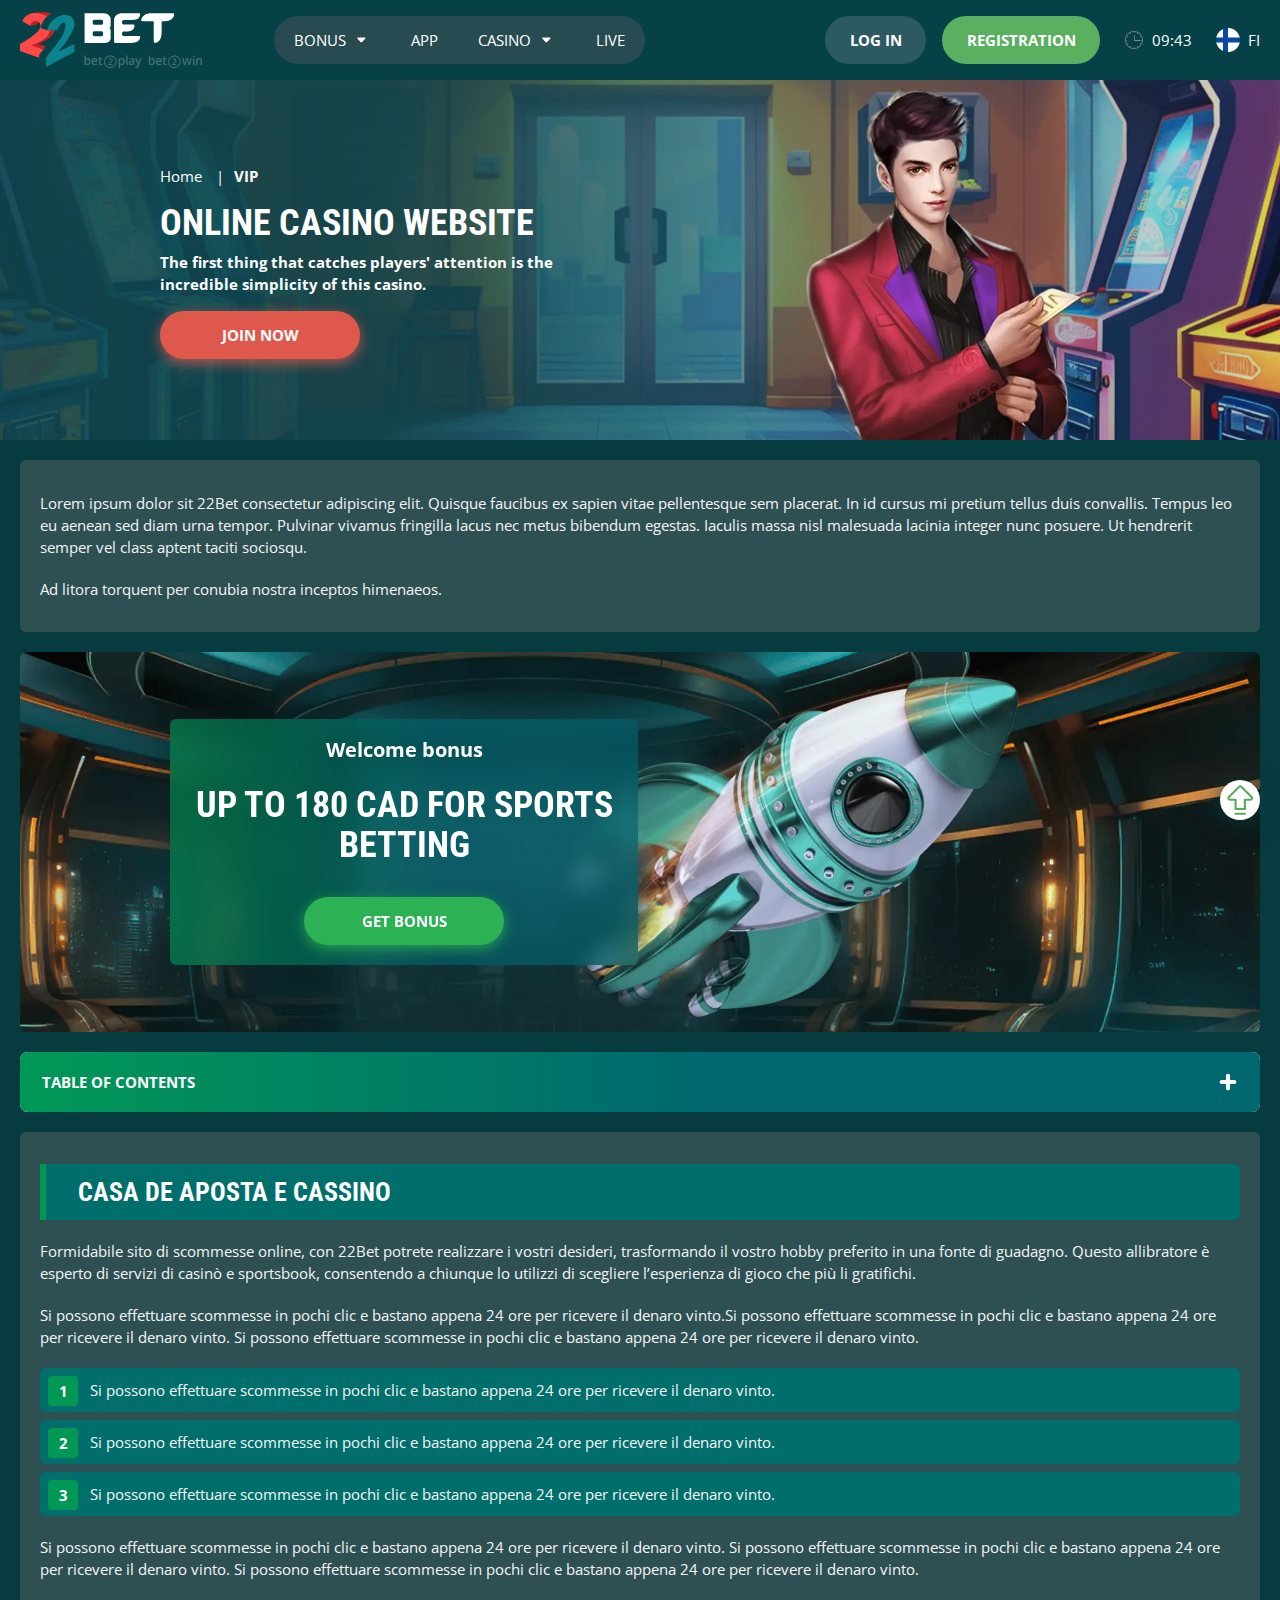
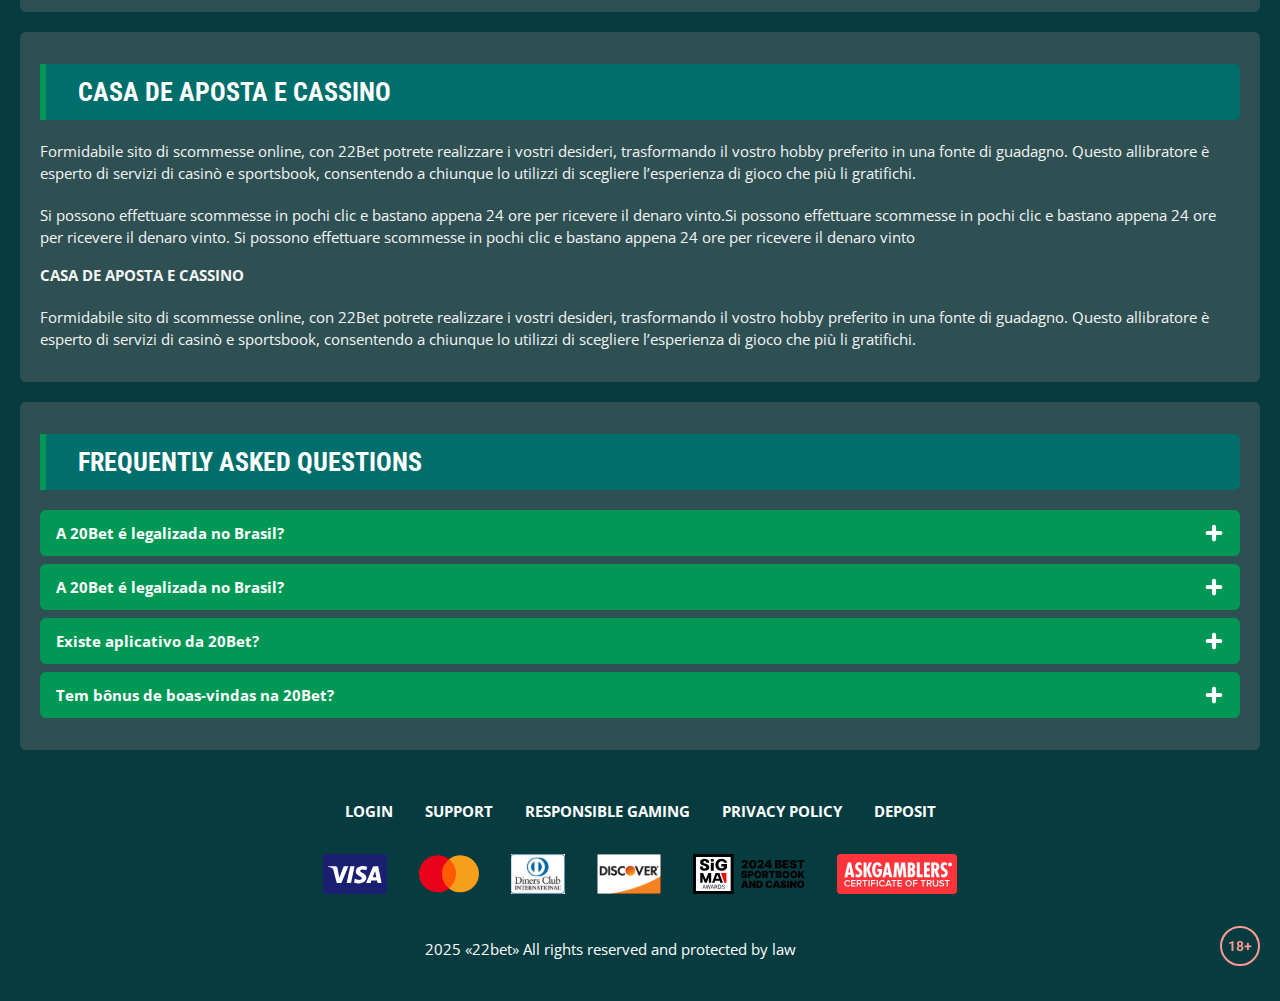
<file: vip.html>
<!DOCTYPE html>
<html lang="fi">
  <head>
    <meta charset="UTF-8" />
   
    <meta name="viewport" content="width=device-width, initial-scale=1.0" />
    <title>22Bet </title>
    <meta name="description" content />
    <meta property="og:site_name" content />
    <meta property="og:title" content />
    <meta property="og:type" content="website" />
    <meta property="og:url" content />
    <meta property="og:image" content />
    <meta property="og:image:alt" content />
    <meta property="og:locale" content="fi" />
    <meta property="og:description" content />
    <link rel="preconnect" href="https://fonts.googleapis.com" />
    <link rel="preconnect" href="https://fonts.gstatic.com" crossorigin="anonymous" />
   <link href="https://fonts.googleapis.com/css2?family=Open+Sans:ital,wght@0,300..800;1,300..800&display=swap" rel="stylesheet">
<link href="https://fonts.googleapis.com/css?family=Roboto+Condensed&display=swap" rel="stylesheet">

   <link rel="stylesheet" href="./css/reset.css" />
    <link rel="stylesheet" href="./css/main.css" />
    <link rel="stylesheet" href="./css/media.css"/>
    <link rel="icon" href="./images/Group.png" type="image/x-icon"/>
    <script
    src="https://code.jquery.com/jquery-3.6.1.min.js"
    integrity="sha256-o88AwQnZB+VDvE9tvIXrMQaPlFFSUTR+nldQm1LuPXQ="
    crossorigin="anonymous"
  ></script>
  </head>
  <body>
    <header class="header">
      <section class="content header__content">
        <a href="./index.html" class="logo header__logo"
          ><img src="./images/logo.svg" alt="logo" title
        /></a>
        <button class="header__btn-menu" >
          <svg width="16px" height="16px" viewBox="0 0 16 16" xmlns="http://www.w3.org/2000/svg">
              <rect y="0" width="16" height="3" rx="1.5"></rect>
              <rect y="6.5" width="16" height="3" rx="1.5"></rect>
              <rect y="13" width="16" height="3" rx="1.5"></rect>
            </svg>
        </button>

          <nav class="menu header__menu">
            <ul class="header__menu-list">
                
              <li class="">
              <div class="header__menu-wrapper">
                <div class="js-button-expander js-button-expander--menu" >
                <a href="./bonus.html" >
                <span>Bonus</span>
              </a>
              </div>
              <div class="header__menu-wrap js-expand-content js-expand-content--menu">
                <ul >
                  <li>
                    <a href="./freeSpins.html">
                    <span>Free Spins</span>
                  </a></li>
                  <li><a href="./promoCode.html">
                    <span>Promo Code</span>
                  </a>
                </li>
                  <li><a href="./welcomeBonus.html">
                    <span>Welcome Bonus</span>
                  </a>
                </li>
                <li><a href="./vip.html">
                    <span>VIP</span>
                  </a>
                </li>
                </ul>
              </div>
              </div>
               <a href="./bonus.html" class="header__menu-item">
                <span>Bonus</span>
              </a>
            </li>
              <li>
                <a href="./app.html">
                 App
                </a>
              </li>
              
              <li class="">
              <div class="header__menu-wrapper">
                <div class="js-button-expander js-button-expander--menu" >
                <a href="./casino.html" >
                <span> Casino</span>
              </a>
              </div>
              <div class="header__menu-wrap js-expand-content js-expand-content--menu">
                <ul >
                  <li>
                    <a href="./slots.html">
                    <span>Slots</span>
                  </a></li>
                 
                </ul>
              </div>
              </div>
               <a href="./casino.html" class="header__menu-item">
                <span>Casino</span>
              </a>
            </li>
               <li>
                <a href="./live.html">
               Live
                </a>
              </li>
              <li>
                    <a href="./freeSpins.html">
                    <span>Free Spins</span>
                  </a></li>
                  <li><a href="./promoCode.html">
                    <span>Promo Code</span>
                  </a>
                </li>
                  <li><a href="./welcomeBonus.html">
                    <span>Welcome Bonus</span>
                  </a>
                </li>
                <li><a href="./vip.html">
                    <span>VIP</span>
                  </a>
                </li>
             <li>
                    <a href="./slots.html">
                    <span>Slots</span>
                  </a></li>
             
             
            </ul>
            <div class="header__button header__button-menu " >
              <a href="#" class="button  button__login-menu">log in</a>
              <a href="#" class="button button__menu">registration</a>
            </div>
           
          </nav>
            <a href="#" class="button button__login">log in</a>
            <a href="#" class="button button__singup">registration</a>
            <div id="clock" class="header__time">00:00</div>
            <a href="" class="header__flag">
                <span><img src="./images/flag.png" alt="flag" title /></span>
                <span>fi</span>
              </a>
      </section>
    </header>
     <main class="main home main-page">
        <section class=" hero hero__page">
           
            <div class="background background-page">
              <img src="./images/layout-images/bg-vip.webp" alt="hero" title />
              
            </div>
            <div class="hero__wrapper hero__wrapper-page">
              <div class="hero__data hero__data-bonus">
                <ul
                class="breadcrumbs "
                
              >
                <li
                  
                >
                  <a href="#" >
                    <span >Home</span></a
                  >
                 
                </li>
                <li
                  
                >
                  <a href="#" > <span >VIP</span></a>
                 
                </li>
              </ul>
                <h1 class="title general hero__title">
                  Online Casino Website
                </h1>
                 <p class="hero__text">The first thing that catches players' attention is the incredible simplicity of this casino.</p>
               
                <a href="#" class="button  hero__button ">JOIN NOW</a>
               
              </div>
             
            </div>
          </section>
      <section class="main__wrap main__wrap-page">
       
       <section class="content__wrapper content__wrapper-page">

         
        
       
          <section class="content article">
            <p>
             Lorem ipsum dolor sit 22Bet consectetur adipiscing elit. Quisque faucibus ex sapien vitae pellentesque sem placerat. In id cursus mi pretium tellus duis convallis. Tempus leo eu aenean sed diam urna tempor. Pulvinar vivamus fringilla lacus nec metus bibendum egestas. Iaculis massa nisl malesuada lacinia integer nunc posuere. Ut hendrerit semper vel class aptent taciti sociosqu.
            </p>
            <p>
             Ad litora torquent per conubia nostra inceptos himenaeos.
            </p>
          </section>
         
             
             <section class="content banner banner-page">
            <div class="background banner__background">
              
              <img src="./images/layout-images/banner-vip.webp" alt="banner" title />
              
            </div>
            <div class="banner__info">
               <p class="banner__subtitle">Welcome bonus</p>
              <h2 class="title high banner__title-main">
                 
               up to 180 CAD
for sports betting
              </h2>
            
              <a href="#" class="button banner__button">get bonus</a>
            </div>
          </section>
        
              <section class="content menu-review__content">
              

            
                <div class="menu__review-desk menu__review-content">Table of Contents</div>
                <ul class="menu__review menu__review-list">
                  <li><a href="#">Casa de Aposta e Cassino</a></li>
                    <li><a href="#">Casa de Aposta e Cassino</a></li>
                      <li><a href="#">Casa de Aposta e Cassino</a></li>
                        <li><a href="#">Casa de Aposta e Cassino</a></li>
                          <li><a href="#">Frequently Asked Questions</a></li>
                 
                </ul>
             
          
          </section>
          
        
          <section class="content article">
            <h2 class="title high article__title">Casa de Aposta e Cassino</h2>
             
            <p>
             Formidabile sito di scommesse online, con 22Bet potrete realizzare i vostri desideri, trasformando il vostro hobby preferito in una fonte di guadagno. Questo allibratore è esperto di servizi di casinò e sportsbook, consentendo a chiunque lo utilizzi di scegliere l’esperienza di gioco che più li gratifichi.
            </p>
            <p>
             Si possono effettuare scommesse in pochi clic e bastano appena 24 ore per ricevere il denaro vinto.Si possono effettuare scommesse in pochi clic e bastano appena 24 ore per ricevere il denaro vinto. Si possono effettuare scommesse in pochi clic e bastano appena 24 ore per ricevere il denaro vinto.
            </p>
           <ol>
              <li>Si possono effettuare scommesse in pochi clic e bastano appena 24 ore per ricevere il denaro vinto.</li>
              <li>Si possono effettuare scommesse in pochi clic e bastano appena 24 ore per ricevere il denaro vinto.</li>
              <li>Si possono effettuare scommesse in pochi clic e bastano appena 24 ore per ricevere il denaro vinto.</li>
            </ol>
            <p>Si possono effettuare scommesse in pochi clic e bastano appena 24 ore per ricevere il denaro vinto. Si possono effettuare scommesse in pochi clic e bastano appena 24 ore per ricevere il denaro vinto. Si possono effettuare scommesse in pochi clic e bastano appena 24 ore per ricevere il denaro vinto.</p>
          </section>
         
         
           <section class="content article">
            <h2 class="title high article__title">Casa de Aposta e Cassino</h2>
            <p>Formidabile sito di scommesse online, con 22Bet potrete realizzare i vostri desideri, trasformando il vostro hobby preferito in una fonte di guadagno. Questo allibratore è esperto di servizi di casinò e sportsbook, consentendo a chiunque lo utilizzi di scegliere l’esperienza di gioco che più li gratifichi.</p>
            <p>Si possono effettuare scommesse in pochi clic e bastano appena 24 ore per ricevere il denaro vinto.Si possono effettuare scommesse in pochi clic e bastano appena 24 ore per ricevere il denaro vinto. Si possono effettuare scommesse in pochi clic e bastano appena 24 ore per ricevere il denaro vinto</p>
            <h3>Casa de Aposta e Cassino</h3>
            <p>Formidabile sito di scommesse online, con 22Bet potrete realizzare i vostri desideri, trasformando il vostro hobby preferito in una fonte di guadagno. Questo allibratore è esperto di servizi di casinò e sportsbook, consentendo a chiunque lo utilizzi di scegliere l’esperienza di gioco che più li gratifichi.</p>
           </section>

          <section class="content faq">
            <h2 class="title high faq__title">Frequently Asked Questions</h2>
            <ul class="faq__list " >
              <li class="faq__item"  >
                <h3 class="title medium faq__subtitle js-button-expander js-button-expander--faq"  >A 20Bet é legalizada no Brasil?
                 </h3>
                <div  class="faq__answer js-expand-content js-expand-content--faq" >
                  <p  >
                    Sim, a casa de apostas tem licença emitida por Curaçao, que é reconhecida no Brasil e a permite atuar por aqui.
                  </p>
                </div>
              </li>
              <li class="faq__item"  >
                <h3 class="title medium faq__subtitle js-button-expander js-button-expander--faq"  >A 20Bet é legalizada no Brasil?</h3>
                <div class="faq__answer js-expand-content js-expand-content--faq" >
                  <p  >
                    Sim, a casa de apostas tem licença emitida por Curaçao, que é reconhecida no Brasil e a permite atuar por aqui.
                  </p>
                </div>
              </li> 
              <li class="faq__item"  >
                <h3 class="title medium faq__subtitle js-button-expander js-button-expander--faq"  >Existe aplicativo da 20Bet?</h3>
                <div class="faq__answer js-expand-content js-expand-content--faq" >
                  <p  >
                   Sim, disponível para sistemas operacionais iOS e Android.
                  </p>
                </div>
              </li> 
              <li class="faq__item"  >
                <h3 class="title medium faq__subtitle js-button-expander js-button-expander--faq"  >Tem bônus de boas-vindas na 20Bet?</h3>
                <div class="faq__answer js-expand-content js-expand-content--faq" >
                  <p  >
                   O pacote especial para novos usuários da 20Bet paga 100% sobre o primeiro depósito, com limite de 600 BRL.
                  </p>
                </div>
              </li> 
             
            </ul>
          </section>
          
        </section> 
      
        <div class=""  onclick="scrollToTop()">
          <button class="main__arrow" id="scrollToTopBtn"></button>
        </div> 
        
      </section>
    </main> 
       <footer class=" footer ">
      <section class="content footer__content">
        <ul class="footer__menu">
         <li><a href="./login.html">Login</a></li>
         <li><a href="./support.html">Support</a></li>
         <li><a href="./responsible.html">Responsible Gaming</a></li>
         <li><a href="./policy.html">Privacy Policy</a></li>
         <li><a href="./deposit.html">Deposit</a></li>
        </ul>
       
          <ul class="footer__cards-list">
           
            <li>
              <a href="#"
                ><img src="./images/visa.svg" alt="cardvisa" title
              /></a>
            </li>
            <li>
              <a href="#"
                ><img
                  src="./images/mastercard.svg"
                  alt="mastercard"
                  title
              /></a>
            </li>
            <li>
                <a href="#"
                  ><img src="./images/diners.svg" alt="diners" title
                /></a>
              </li>
              <li>
                <a href="#"
                  ><img src="./images/discover.svg" alt="discover" title
                /></a>
              </li>
              <li>
                <a href="#"
                  ><img src="./images/sigma.svg" alt="sigma" title
                /></a>
              </li>
              <li>
                <a href="#"
                  ><img src="./images/ask.svg" alt="ask" title
                /></a>
              </li>
            
          </ul>
       
        <div class="footer__wrapp">
          <div class="footer__text">
           
            <p>2025 «22bet» All rights reserved and protected by law

</p>
           
          </div>
          <div class="footer__age">
            <img src="./images/age.svg" alt="age" title />
          </div>
        </div>
      
      </section>
    </footer>
    <script src="./js/arrowUp.js" defer></script>
    <script src="./js/sidebar.js" defer></script>
    <script src="./js/expander.js" defer></script>
    <script src="./js/mobile-menu.js" defer></script>
    <script src="./js/clock.js" defer></script>
  </body>
</html>
</file>
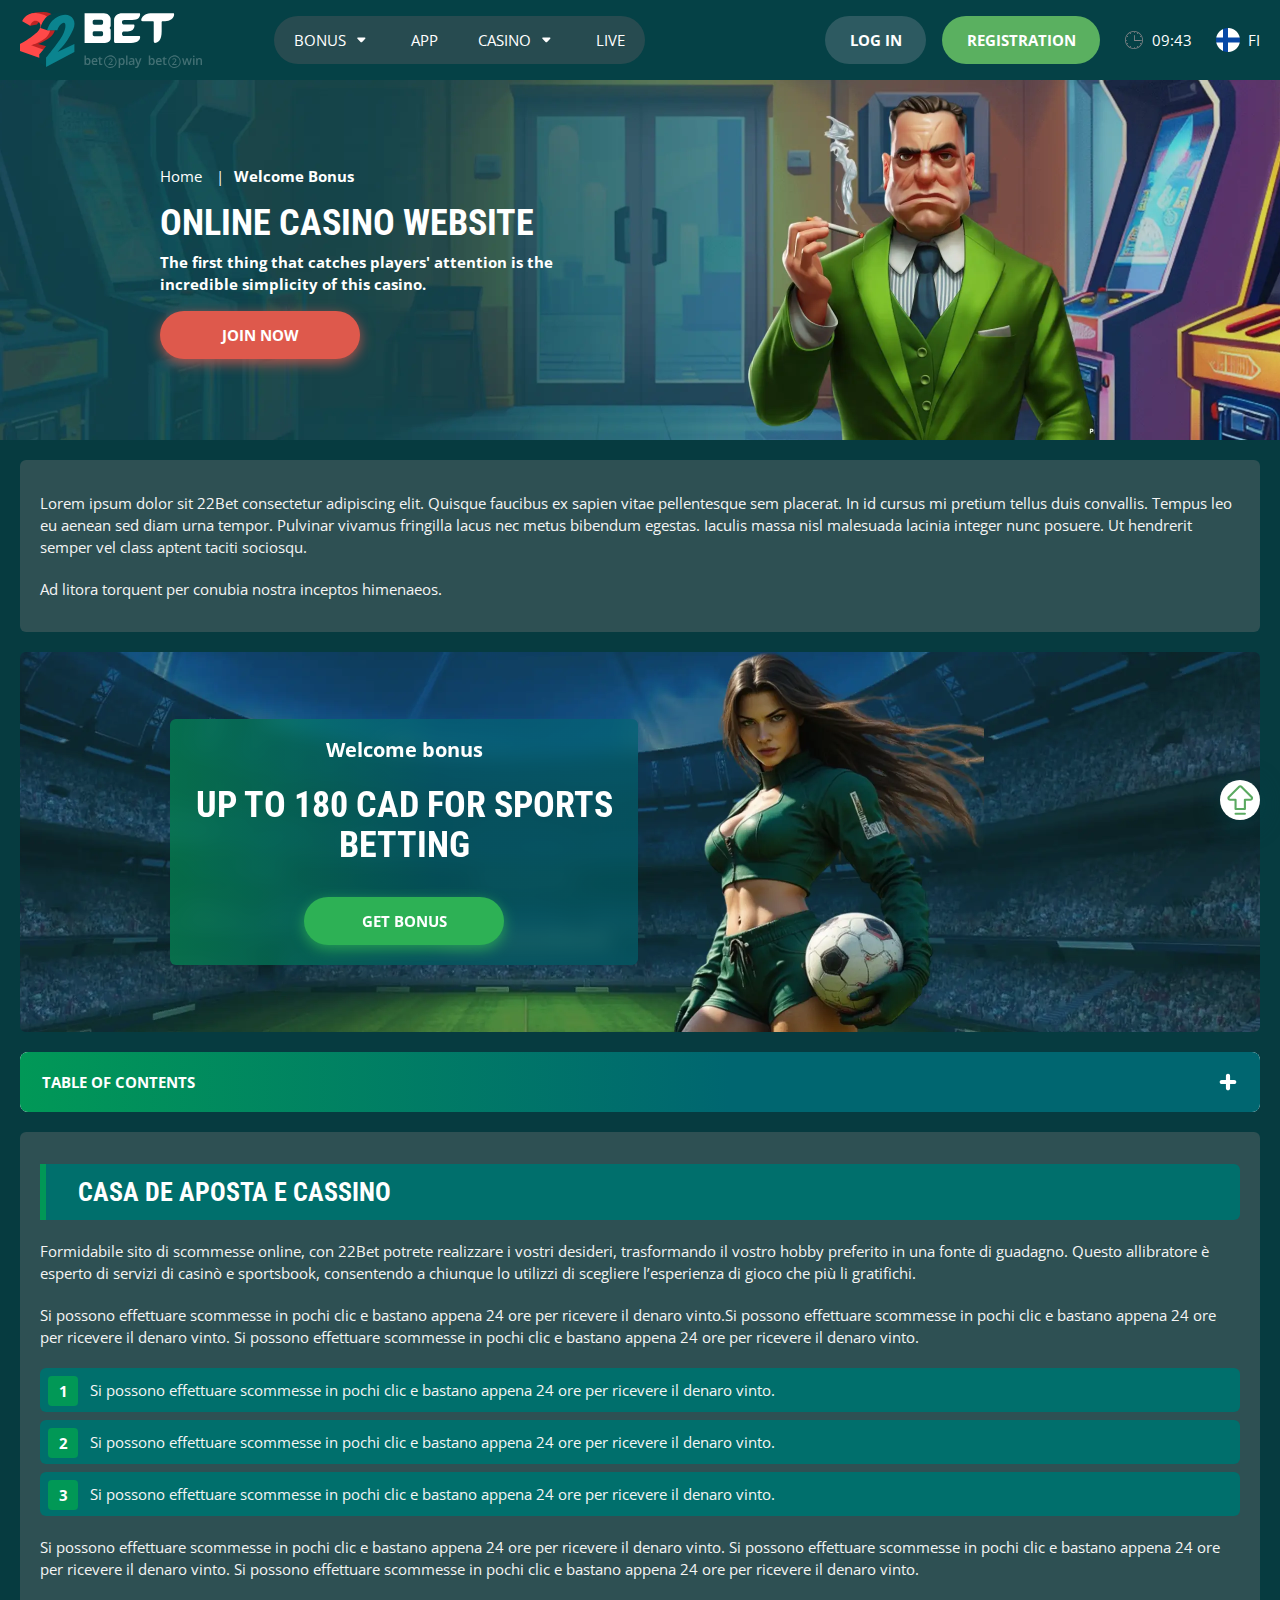
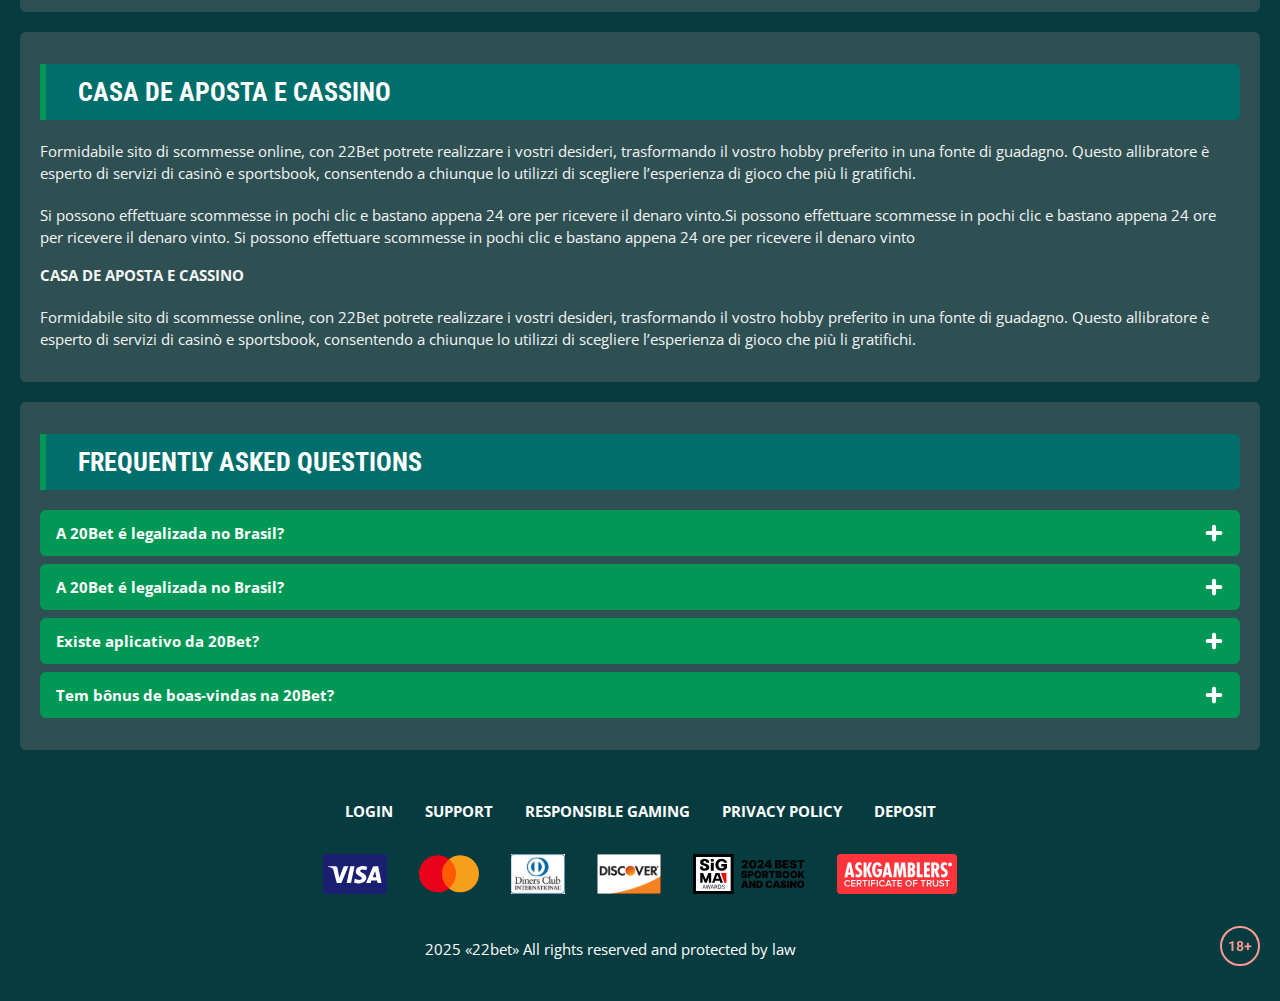
<file: welcomeBonus.html>
<!DOCTYPE html>
<html lang="fi">
  <head>
    <meta charset="UTF-8" />
   
    <meta name="viewport" content="width=device-width, initial-scale=1.0" />
    <title>22Bet </title>
    <meta name="description" content />
    <meta property="og:site_name" content />
    <meta property="og:title" content />
    <meta property="og:type" content="website" />
    <meta property="og:url" content />
    <meta property="og:image" content />
    <meta property="og:image:alt" content />
    <meta property="og:locale" content="fi" />
    <meta property="og:description" content />
    <link rel="preconnect" href="https://fonts.googleapis.com" />
    <link rel="preconnect" href="https://fonts.gstatic.com" crossorigin="anonymous" />
   <link href="https://fonts.googleapis.com/css2?family=Open+Sans:ital,wght@0,300..800;1,300..800&display=swap" rel="stylesheet">
<link href="https://fonts.googleapis.com/css?family=Roboto+Condensed&display=swap" rel="stylesheet">

   <link rel="stylesheet" href="./css/reset.css" />
    <link rel="stylesheet" href="./css/main.css" />
    <link rel="stylesheet" href="./css/media.css"/>
    <link rel="icon" href="./images/Group.png" type="image/x-icon"/>
    <script
    src="https://code.jquery.com/jquery-3.6.1.min.js"
    integrity="sha256-o88AwQnZB+VDvE9tvIXrMQaPlFFSUTR+nldQm1LuPXQ="
    crossorigin="anonymous"
  ></script>
  </head>
  <body>
    <header class="header">
      <section class="content header__content">
        <a href="./index.html" class="logo header__logo"
          ><img src="./images/logo.svg" alt="logo" title
        /></a>
        <button class="header__btn-menu" >
          <svg width="16px" height="16px" viewBox="0 0 16 16" xmlns="http://www.w3.org/2000/svg">
              <rect y="0" width="16" height="3" rx="1.5"></rect>
              <rect y="6.5" width="16" height="3" rx="1.5"></rect>
              <rect y="13" width="16" height="3" rx="1.5"></rect>
            </svg>
        </button>

          <nav class="menu header__menu">
            <ul class="header__menu-list">
                
              <li class="">
              <div class="header__menu-wrapper">
                <div class="js-button-expander js-button-expander--menu" >
                <a href="./bonus.html" >
                <span>Bonus</span>
              </a>
              </div>
              <div class="header__menu-wrap js-expand-content js-expand-content--menu">
                <ul >
                  <li>
                    <a href="./freeSpins.html">
                    <span>Free Spins</span>
                  </a></li>
                  <li><a href="./promoCode.html">
                    <span>Promo Code</span>
                  </a>
                </li>
                  <li><a href="./welcomeBonus.html">
                    <span>Welcome Bonus</span>
                  </a>
                </li>
                <li><a href="./vip.html">
                    <span>VIP</span>
                  </a>
                </li>
                </ul>
              </div>
              </div>
               <a href="./bonus.html" class="header__menu-item">
                <span>Bonus</span>
              </a>
            </li>
              <li>
                <a href="./app.html">
                 App
                </a>
              </li>
              
              <li class="">
              <div class="header__menu-wrapper">
                <div class="js-button-expander js-button-expander--menu" >
                <a href="./casino.html" >
                <span> Casino</span>
              </a>
              </div>
              <div class="header__menu-wrap js-expand-content js-expand-content--menu">
                <ul >
                  <li>
                    <a href="./slots.html">
                    <span>Slots</span>
                  </a></li>
                 
                </ul>
              </div>
              </div>
               <a href="./casino.html" class="header__menu-item">
                <span>Casino</span>
              </a>
            </li>
               <li>
                <a href="./live.html">
               Live
                </a>
              </li>
              <li>
                    <a href="./freeSpins.html">
                    <span>Free Spins</span>
                  </a></li>
                  <li><a href="./promoCode.html">
                    <span>Promo Code</span>
                  </a>
                </li>
                  <li><a href="./welcomeBonus.html">
                    <span>Welcome Bonus</span>
                  </a>
                </li>
                <li><a href="./vip.html">
                    <span>VIP</span>
                  </a>
                </li>
             <li>
                    <a href="./slots.html">
                    <span>Slots</span>
                  </a></li>
             
             
            </ul>
            <div class="header__button header__button-menu " >
              <a href="#" class="button  button__login-menu">log in</a>
              <a href="#" class="button button__menu">registration</a>
            </div>
           
          </nav>
            <a href="#" class="button button__login">log in</a>
            <a href="#" class="button button__singup">registration</a>
            <div id="clock" class="header__time">00:00</div>
            <a href="" class="header__flag">
                <span><img src="./images/flag.png" alt="flag" title /></span>
                <span>fi</span>
              </a>
      </section>
    </header>
     <main class="main home main-page">
        <section class=" hero hero__page">
           
            <div class="background background-page">
              <img src="./images/layout-images/bg-welcome.webp" alt="hero" title />
              
            </div>
            <div class="hero__wrapper hero__wrapper-page">
              <div class="hero__data hero__data-bonus">
                <ul
                class="breadcrumbs "
                
              >
                <li
                  
                >
                  <a href="#" >
                    <span >Home</span></a
                  >
                 
                </li>
                <li
                  
                >
                  <a href="#" > <span >Welcome Bonus</span></a>
                 
                </li>
              </ul>
                <h1 class="title general hero__title">
                  Online Casino Website
                </h1>
                 <p class="hero__text">The first thing that catches players' attention is the incredible simplicity of this casino.</p>
               
                <a href="#" class="button  hero__button ">JOIN NOW</a>
               
              </div>
             
            </div>
          </section>
      <section class="main__wrap main__wrap-page">
       
       <section class="content__wrapper content__wrapper-page">

         
        
       
          <section class="content article">
            <p>
             Lorem ipsum dolor sit 22Bet consectetur adipiscing elit. Quisque faucibus ex sapien vitae pellentesque sem placerat. In id cursus mi pretium tellus duis convallis. Tempus leo eu aenean sed diam urna tempor. Pulvinar vivamus fringilla lacus nec metus bibendum egestas. Iaculis massa nisl malesuada lacinia integer nunc posuere. Ut hendrerit semper vel class aptent taciti sociosqu.
            </p>
            <p>
             Ad litora torquent per conubia nostra inceptos himenaeos.
            </p>
          </section>
         
             
             <section class="content banner banner-page">
            <div class="background banner__background">
              
              <img src="./images/layout-images/banner-welcome.webp" alt="banner" title />
              
            </div>
            <div class="banner__info">
               <p class="banner__subtitle">Welcome bonus</p>
              <h2 class="title high banner__title-main">
                 
               up to 180 CAD
for sports betting
              </h2>
            
              <a href="#" class="button banner__button">get bonus</a>
            </div>
          </section>
        
              <section class="content menu-review__content">
              

            
                <div class="menu__review-desk menu__review-content">Table of Contents</div>
                <ul class="menu__review menu__review-list">
                  <li><a href="#">Casa de Aposta e Cassino</a></li>
                    <li><a href="#">Casa de Aposta e Cassino</a></li>
                      <li><a href="#">Casa de Aposta e Cassino</a></li>
                        <li><a href="#">Casa de Aposta e Cassino</a></li>
                          <li><a href="#">Frequently Asked Questions</a></li>
                 
                </ul>
             
          
          </section>
          
        
          <section class="content article">
            <h2 class="title high article__title">Casa de Aposta e Cassino</h2>
             
            <p>
             Formidabile sito di scommesse online, con 22Bet potrete realizzare i vostri desideri, trasformando il vostro hobby preferito in una fonte di guadagno. Questo allibratore è esperto di servizi di casinò e sportsbook, consentendo a chiunque lo utilizzi di scegliere l’esperienza di gioco che più li gratifichi.
            </p>
            <p>
             Si possono effettuare scommesse in pochi clic e bastano appena 24 ore per ricevere il denaro vinto.Si possono effettuare scommesse in pochi clic e bastano appena 24 ore per ricevere il denaro vinto. Si possono effettuare scommesse in pochi clic e bastano appena 24 ore per ricevere il denaro vinto.
            </p>
           <ol>
              <li>Si possono effettuare scommesse in pochi clic e bastano appena 24 ore per ricevere il denaro vinto.</li>
              <li>Si possono effettuare scommesse in pochi clic e bastano appena 24 ore per ricevere il denaro vinto.</li>
              <li>Si possono effettuare scommesse in pochi clic e bastano appena 24 ore per ricevere il denaro vinto.</li>
            </ol>
            <p>Si possono effettuare scommesse in pochi clic e bastano appena 24 ore per ricevere il denaro vinto. Si possono effettuare scommesse in pochi clic e bastano appena 24 ore per ricevere il denaro vinto. Si possono effettuare scommesse in pochi clic e bastano appena 24 ore per ricevere il denaro vinto.</p>
          </section>
         
         
           <section class="content article">
            <h2 class="title high article__title">Casa de Aposta e Cassino</h2>
            <p>Formidabile sito di scommesse online, con 22Bet potrete realizzare i vostri desideri, trasformando il vostro hobby preferito in una fonte di guadagno. Questo allibratore è esperto di servizi di casinò e sportsbook, consentendo a chiunque lo utilizzi di scegliere l’esperienza di gioco che più li gratifichi.</p>
            <p>Si possono effettuare scommesse in pochi clic e bastano appena 24 ore per ricevere il denaro vinto.Si possono effettuare scommesse in pochi clic e bastano appena 24 ore per ricevere il denaro vinto. Si possono effettuare scommesse in pochi clic e bastano appena 24 ore per ricevere il denaro vinto</p>
            <h3>Casa de Aposta e Cassino</h3>
            <p>Formidabile sito di scommesse online, con 22Bet potrete realizzare i vostri desideri, trasformando il vostro hobby preferito in una fonte di guadagno. Questo allibratore è esperto di servizi di casinò e sportsbook, consentendo a chiunque lo utilizzi di scegliere l’esperienza di gioco che più li gratifichi.</p>
           </section>

          <section class="content faq">
            <h2 class="title high faq__title">Frequently Asked Questions</h2>
            <ul class="faq__list " >
              <li class="faq__item"  >
                <h3 class="title medium faq__subtitle js-button-expander js-button-expander--faq"  >A 20Bet é legalizada no Brasil?
                 </h3>
                <div  class="faq__answer js-expand-content js-expand-content--faq" >
                  <p  >
                    Sim, a casa de apostas tem licença emitida por Curaçao, que é reconhecida no Brasil e a permite atuar por aqui.
                  </p>
                </div>
              </li>
              <li class="faq__item"  >
                <h3 class="title medium faq__subtitle js-button-expander js-button-expander--faq"  >A 20Bet é legalizada no Brasil?</h3>
                <div class="faq__answer js-expand-content js-expand-content--faq" >
                  <p  >
                    Sim, a casa de apostas tem licença emitida por Curaçao, que é reconhecida no Brasil e a permite atuar por aqui.
                  </p>
                </div>
              </li> 
              <li class="faq__item"  >
                <h3 class="title medium faq__subtitle js-button-expander js-button-expander--faq"  >Existe aplicativo da 20Bet?</h3>
                <div class="faq__answer js-expand-content js-expand-content--faq" >
                  <p  >
                   Sim, disponível para sistemas operacionais iOS e Android.
                  </p>
                </div>
              </li> 
              <li class="faq__item"  >
                <h3 class="title medium faq__subtitle js-button-expander js-button-expander--faq"  >Tem bônus de boas-vindas na 20Bet?</h3>
                <div class="faq__answer js-expand-content js-expand-content--faq" >
                  <p  >
                   O pacote especial para novos usuários da 20Bet paga 100% sobre o primeiro depósito, com limite de 600 BRL.
                  </p>
                </div>
              </li> 
             
            </ul>
          </section>
          
        </section> 
      
        <div class=""  onclick="scrollToTop()">
          <button class="main__arrow" id="scrollToTopBtn"></button>
        </div> 
        
      </section>
    </main> 
   <footer class=" footer ">
      <section class="content footer__content">
        <ul class="footer__menu">
         <li><a href="./login.html">Login</a></li>
         <li><a href="./support.html">Support</a></li>
         <li><a href="./responsible.html">Responsible Gaming</a></li>
         <li><a href="./policy.html">Privacy Policy</a></li>
         <li><a href="./deposit.html">Deposit</a></li>
        </ul>
       
          <ul class="footer__cards-list">
           
            <li>
              <a href="#"
                ><img src="./images/visa.svg" alt="cardvisa" title
              /></a>
            </li>
            <li>
              <a href="#"
                ><img
                  src="./images/mastercard.svg"
                  alt="mastercard"
                  title
              /></a>
            </li>
            <li>
                <a href="#"
                  ><img src="./images/diners.svg" alt="diners" title
                /></a>
              </li>
              <li>
                <a href="#"
                  ><img src="./images/discover.svg" alt="discover" title
                /></a>
              </li>
              <li>
                <a href="#"
                  ><img src="./images/sigma.svg" alt="sigma" title
                /></a>
              </li>
              <li>
                <a href="#"
                  ><img src="./images/ask.svg" alt="ask" title
                /></a>
              </li>
            
          </ul>
       
        <div class="footer__wrapp">
          <div class="footer__text">
           
            <p>2025 «22bet» All rights reserved and protected by law

</p>
           
          </div>
          <div class="footer__age">
            <img src="./images/age.svg" alt="age" title />
          </div>
        </div>
      
      </section>
    </footer>
    <script src="./js/arrowUp.js" defer></script>
    <script src="./js/sidebar.js" defer></script>
    <script src="./js/expander.js" defer></script>
    <script src="./js/mobile-menu.js" defer></script>
    <script src="./js/clock.js" defer></script>
  </body>
</html>
</file>
<file: css/main.css>
html{
    -webkit-text-size-adjust: 100%;
    scroll-behavior: smooth;
  }
  
  body {
      display: block;
      position: relative;
      width: 100%;
    background: #063B40;

      font-family: 'Open Sans', sans-serif;
      font-size: 15px;
      font-weight: 400;
      line-height: 22px;
      text-align: left;
      color: #F5F5F5;
      overflow-x: hidden;
    }
  
    
    .content {
      display: block;
      position: relative;
      width: 100%;
      max-width: 1020px;
      max-width: 100%;
      /* overflow: hidden; */
      border-radius: 6px;
      background: #2E5053;

      padding:32px 20px;
      margin: 0 auto 20px auto;
    }
    
    h1,
    h2,
    h3,
    h4,
    .title {
      display: block;
      position: relative;
      font-size: 36px;
      font-weight: 700;
      line-height: 40px;
      text-align: center;
      color: #ffffff;
    }
    
    h1,
    .title.general {
      text-transform: uppercase;
    }
    
    h2,
    .title.high {
      display: flex;
      align-items: center;
      justify-content: flex-start;
      font-size: 26px;
      line-height: 32px;
      color: #FFFFFF;
      text-transform: uppercase;
      font-family: 'Roboto Condensed', sans-serif;
 background: #006F6C;
border-left: 6px solid #019856;
    border-radius: 0 6px   6px 0;
padding: 12px 32px;
    }

    h3,
    title.medium {
      font-size: 15px;
      line-height: 22px;
      text-align: left;
      color: #F5F5F5;
      text-transform: uppercase;
    }
    
    article > *,
    .article > *,
    .desk > * {
      margin-top: 20px;
    }
    
    article > *:first-child,
    .article > *:first-child,
    .desk > *:first-child {
      margin-top: 0 !important;
    }
    
    article > h2,
    .article > h2,
    .desk > h2 {
      margin-top: 32px;
    }
    
    article > h3,
    .article > h3,
    .desk > h3 {
      margin-top: 16px;
    }
    
    .button {
      
      position: relative;
    display: inline-block;
      min-width: 200px;
      height: 48px;
      border-radius: 50px;
      background: #DE594C;

      overflow: hidden;
      font-size: 15px;
      font-weight: 700;
      line-height: 22px;
      text-align: center;
      text-decoration: none;
      text-transform: uppercase;
      color: #ffffff;
      white-space: nowrap;
      cursor: pointer;
      padding: 13px 24px;
      margin: 0 auto;
    box-shadow: 0px 4px 14px 0px #DE594CCC;

      transition: all 0.5s;
    }
    
    .button:hover {
      background: #2DB155;

    }
    
    
    .header,
    .main ,.footer {
      display: flex;
      position: relative;
      justify-content: space-between;
      align-items: center;
     
      max-width: 1600px;
      max-width: 100%;
      
      margin: 0 auto;
    }
    
    .background{
      display: block;
      position: absolute;
      bottom: 0;left: 0;
      height: 100%;
      width: 100%;
      overflow: hidden;
    }
    
    .background img{
      position: relative;
      width: 100%;height: 100%;object-fit: cover;
      
    }

    .background-page img{
      border-radius: 0;
    }
    
    .images img{
      border-radius: 6px;
      width: 100%;
      height: 100%;
      overflow: hidden;
      display: block;
    }

    .faq {
      overflow-anchor: none;
    }
    
    /* -------------------HEADER---------------- */
    .header {
      position: fixed;
      top: 0;
      left: 0;
      right: 0;
      width: 100%;
      z-index: 100;
      background: #054146;
      
    }
    
    .header__content {
      position: relative;
      display: flex;
      flex-direction: row;
      align-items: center;
      justify-content: space-between;
      max-width: 1540px;
      max-height: 80px;
      border-radius: 0;
      background: #054146;
      padding: 16px 30px;
      margin: 0 auto;
    }
    
    .logo {
      display: block;
      position: relative;
      flex: 0 0 182px;
      margin-right: 72px;
    }
    
    .logo img {
      display: block;
      position: relative;
      width: auto;
      max-height: 56px;
    }
    
    .logo:hover{
      transform: scale(1.1);
    }
    .header__menu {
      display: flex;
      white-space: nowrap;
      max-height: calc(100vh - 70px);
    /* overflow-y: auto; */
    }
    
    
    
    .header__menu-list {
      display: flex;
      justify-content: center;
      align-items: center;
      white-space: nowrap;
      flex: 1 1 auto;
      
     background: #274B50;
      border-radius: 50px;
     


    }
    .header__menu-list li {
      display: block;
      padding:  13px 20px;
    }
    
    .header__menu-list li a {
      display: inline-flex;
      position: relative;
      align-items: center;
      font-weight: 400;
      font-size: 15px;
      line-height: 22px;
      text-transform: uppercase;
      color:#FFFFFF;
      transition: all 0.5s;
     
    }
    
    .header__menu-list li:hover {
     background: #3D5D62;
border-radius: 50px;
      
    }
    
    .menu a{
      display: none;
    }
    
  
    span {
      display: inline-block;
    }
    
    .header__menu-list a img,
    .header__flag img {
      width: 24px;
      height: 24px;
      vertical-align: middle;
    }
    
    /* .header__menu-list a span:last-child {
      margin-left: 16px;
    } */
    
    .header__flag span:first-child {
      flex: 0 1 24px;
      margin-right: 8px;
      
    }

    .header__menu-wrap {
    display: none;
    display: block;
    position: absolute;
    left: 0;
    top: 55px;
    min-width: 120px;
    height: auto;
    background: #102C30;
    border-radius: 6px;
    padding: 8px 16px;
    z-index: 100;
    overflow-y: hidden;
}

.header__menu-wrap ul{
  display: flex;
  flex-direction: column;
  gap: 8px;
}
.header__menu-wrap ul li{
  padding: 0;
}

.header__menu-wrap ul li:hover{
  background: none;
  
}
.header__menu-list li:first-child a ,.header__menu-list li:nth-child(3) a{
    position: relative;
    padding-right: 25px;
}

.header__menu-list .header__menu-item {
    display: none;
}

.header__menu-list li:first-child .header__menu-item {
    padding-left: 0;
}


.header__menu-list > li {
  position: relative;
}

.header__menu-wrap ul li:nth-last-child(-n+4){
  display: block;
}

.header__menu-list li:nth-last-child(-n+5) {
    display: none;
}

.header__menu-list li .header__menu-wrap ul li a{
  color:#FFFFFF !important;
  padding-right: 12px;
}

.header__menu-list li .header__menu-wrap ul li a:hover{
text-decoration: underline !important;
}

.header__menu-list li .header__menu-wrap ul li a::after{
  display: none;
}

.header__menu-wrap.js-expand-content.expanded {
  height: auto;
}
.header__menu-list li:first-child a::after, .header__menu-list li:nth-child(3) a::after{
  content: '';
  display: block;position: absolute;
  width: 20px;height: 20px;
  right: 0;
  top: 50%;
  transform: translateY(-50%);
  background: url(../images/menu-arrowDown.svg) no-repeat center center / contain;
  transition: transform 0.5s ease;
}

.header__menu-list li:first-child.active a::after,.header__menu-list li:nth-child(3).active a::after{
transform: translateY(-50%) rotate(180deg);
}

.header__menu-list li:first-child:hover a::after,.header__menu-list li:nth-child(3):hover a::after{
transform: translateY(-50%) rotate(180deg);
}

li.active .header__menu-wrap{
display: flex;
  gap: 8px;
}
    .header__flag {
      display: flex
;
    align-items: center;
      margin-left: 24px;
      color:#ffffff;
      text-transform: uppercase;
    }

    .button__login{
        margin-left: auto;
    }

    .button__login{
      line-height: 22px;
        min-width: 101px;
       background: #2D5A61;
        padding: 13px 24px;
        margin: 0 16px 0 auto;
        box-shadow: none;
    }
    
 .button__singup{
  line-height: 22px;
  min-width: 158px;
  padding: 13px 24px;
  background: #5AB060;
box-shadow: none;
    margin: 0;
 }

 .button__singup:hover{
  background: #185A61;
 }
    .header__time{
        color:#FFFFFF;
        position: relative;
        padding-left: 28px;
        margin-left: 24px;
    }

    .header__time::before{
      content: '';
      display: block;position: absolute;
      top: 50%;
      transform: translateY(-50%);
      width: 18px;height: 18px;
      left: 1px;
      background: url(../images/clock.svg) no-repeat center center / contain;
    }

   
    .button__login:hover {
      background: #2DB155;
    }
    
    .header__btn-menu{
      display: block;
      flex: 0 1 auto;
      min-width: 0;
      border:1px solid #ffffff; 
      border-radius: 10px;
      background: #054146;

      padding: 12px;
      margin-left: 12px;
      order: 3;
     
      
    }
    
    
    svg {
      position: relative;
      fill: #ffffff;
      line-height: 1;
      vertical-align: 1;
    }
    
     
    
     
    
    
    /* ------------------ MAIN------------- */
    .main.home{
      display: flex;
     
    }
    
    .main__wrap {
      display: flex;
      position: relative;
      flex: 1 1 100%;
      justify-content: center;
      align-items: stretch;
      max-width: 1540px;
      padding: 20px 30px;
      margin: 0 auto;
    }
    
    
    
   
    .menu__review-content::after {
      content: "";
      position: absolute;
      right: 20px;
      top:50%;
      transform: translateY(-50%);
      width: 20px;
      height: 20px;
     background: url(../images/faq-plus.svg) no-repeat center center / contain;
      transition:  all 0.5s;
    }

   
    
   
    
    .menu__review-content.active::after {
      background: url(../images/faq-minus.svg) no-repeat center center / contain;
      transform: translateY(-50%) rotate(180deg);
    }
    
    .menu-review__content{
     
      padding: 2px;
      margin-bottom: 20px;
      overflow: hidden;
      background: #ffffff;
      border-radius: 8px;
      
    }
  
    .menu__review-content{
      position: relative;
      padding:17px 60px 17px 20px;
      color: #ffffff;
      font-weight: 700;
      text-transform: uppercase;
   background: linear-gradient(270deg, #006670 42.79%, #019857 100%);


    }
    .menu-review__content::before{
      content: '';
    display: block;
    position: absolute;
    top: 0;
    left: 0;
    right: 0;
    bottom: 0;
    padding: 2px;
    background:linear-gradient(270deg, #006670 42.79%, #019857 100%);;
    mask: linear-gradient(#fff 0 0) content-box, linear-gradient(#fff 0 0);
    -webkit-mask-composite: destination-out;
    border-radius: 6px;

    }




.bonuses__desc::after{
background: linear-gradient(180deg, rgba(0, 234, 206, 0) 14.75%, rgba(0, 234, 206, 0.7) 100%);


}

    
    .menu__review-content.active{
      border-bottom-left-radius: 0;
      border-bottom-right-radius: 0;
    }
    
    .menu__review li a {
     color: #3C404B;
      position: relative;
      white-space: nowrap;
    }
  
    .menu__review li:hover a{
      color: #1A4045;
      font-weight: 700;
      font-size: 15px;
      
    }


     
    .menu__review.active{
      display: block;
      background: #ffffff;
      border-radius: 0 0 6px 6px;
    }
    .menu__review-list{
      padding: 0;
    }
    .menu__review-list li{
      padding: 8px 16px;
    }
    .content__wrapper {
      
    
      flex: 0 1 100% ;
    }

    
  
      
    /* -----------hero ----------- */
    .content__wrapper{
      position: relative;
       
     
    
    }
    
    .hero{
      padding: 0;
      min-height: 360px;
      display: flex;
      background:none;
  
      align-items: center;
      padding: 24px 24px 24px 0;
  }
    
    .hero__wrapper {
     
      display: flex;
      align-items: center;
     
    }
    
  
    .hero__data{
    display: block;
      position: relative;
        max-width: 480px;
      padding: 12px; 
    }
    
    .hero__title{
      margin-bottom: 8px;
      text-align: start;
      font-family: 'Roboto Condensed', sans-serif;
      
    }
  
    .hero__data p{
      color:#ffffff;
      font-weight: 700;
      text-transform: none;
      margin-bottom: 16px;
    }
    
    
    .hero__rating {
      display: flex;
      font-weight: 700;
      align-items: center;
      text-transform: uppercase;
      color:#ffffff;
      margin-bottom: 8px;
    }
    
    .hero__rating p{
       text-transform: uppercase;
     margin-right: 10px;
     margin-bottom: 0;
    
     
    }
    .hero__button{
      display: inline-block;
    
      
      
      
      
    }

    .hero__data  li:nth-child(1) span{
      font-weight: 400;
      padding-left: 0;
    }
    .hero__data span{
      font-size: 15px;
      font-weight: 700;
      line-height: 18px;
     
        color:#FFFFFF;
        white-space: nowrap;
    }

    
    
   .hero__data .hero__span{
      font-weight: 400;
      font-size: 12px;line-height: 18px;
      color:#ffffff;
    }
    
    
    
 

/* ------------features------ */
.section__wrap{
  display: flex;
  gap: 20px;
  margin-bottom: 20px;
}

.features{
  width: 100%;
  
  background: none;
  
  padding: 0;
}
  
.features__wrap {
  display: flex;
  gap:20px;
}
.features__list,
.features__table {
  
  border-radius: 6px;
  

}

.features__title{
  margin-bottom: 16px;

}

.features__list li {
  display: flex;
  gap: 8px;
  position: relative;
   padding: 8px 16px ;
}



.features__table tr,.features__list li{
background: linear-gradient(270deg, #006670 42.79%, #019857 100%);

border-radius: 6px;
  color:#ffffff;
}


.features__table {
border-collapse: separate;
width: 100%;

}

.features__table tbody{
  width: 100%;
  display: grid;
grid-template-columns: repeat(3,1fr);
gap: 20px;
}

.features__table tr {
  position: relative;
  flex-direction: column;
  font-weight: 700;
  display: flex;
  padding:  30px 12px 30px 200px;
  gap: 20px;
}

.features__table tr::before{
  content: '';
  display: block;position: absolute;
  top: 50%;
  transform: translateY(-50%);
  left: 50px;
  width: 80px;height: 80px;
  background: url(../images/main/features-icon1.svg) no-repeat center center / contain;
}

.features__table tr:nth-child(2):before{
  background: url(../images/main/features-icon2.svg) no-repeat center center / contain;
}
.features__table tr:nth-child(4):before{
  background: url(../images/main/features-icon4.svg) no-repeat center center / contain;
}
.features__table tr:nth-child(5):before{
  background: url(../images/main/features-icon5.svg) no-repeat center center / contain;
}

.features__table tr:nth-child(6):before{
  background: url(../images/main/features-icon6.svg) no-repeat center center / contain;
}

.features__table tr td:last-child{
  font-weight: 400;
  
}

.features__table tr td:first-child{
  position: relative;
  font-weight: 700;
 text-transform: uppercase;
}


.features__table td:first-child {
 width: 100%;
}
.features__table td:last-child{
  width: 100%;
  text-align: left;
  
}



/* -------------banner---------------- */

.banner {
  display: flex;
  align-items: center;
  justify-content:flex-start;
  overflow: hidden;
  width: 100%;
  
  min-height: 380px;
  padding:  20px 20px 20px 150px;
  background: transparent;
    border-radius: 6px;
    margin-bottom: 20px;

  
}

.banner__info {
  display: flex;
 
  flex-direction: column;
  align-items: center;
  position: relative;
  max-width: 468px;
 background: linear-gradient(270deg, rgba(0, 102, 112, 0.6) 42.79%, rgba(1, 152, 87, 0.6) 100%);
backdrop-filter: blur(10px);

border-radius: 6px;
  text-align: center;
 
  padding: 20px;
}

.banner .banner__title-main {
  flex-direction: column;
  align-items:center;
  width: auto;
  font-family: 'Roboto Condensed', sans-serif;
  font-weight: 700;
  line-height: 40px;
  font-size: 36px;
  
  color: #FFFFFF;
  text-align: center;
  text-transform: uppercase;
  margin-bottom: 20px;
  padding-left: 0;
  padding-right: 0;
  border-left: none;
  background: none;
}

.banner .banner__title::after,.banner .banner__title-main::before, .banner .banner__title-main::after {
  display: none;
  
}

.banner__subtitle{
  position: relative;
  color: #FFFFFF;
  font-size: 20px;
  line-height: 22px;
  font-weight: 700;
  text-align: left;
  text-transform: none;
  
  margin-bottom: 12px;
  
}



.banner__button {
  background: #2DB155;
box-shadow: 0px 4px 14px 0px #2DB155CC;

 margin-left:auto;
}

.banner__button:hover{
  transform: scale(1.1);
}


.banner-page{
  max-width: 100%;
  justify-content: flex-start;
  min-height: 380px;
  padding-left: 150px;
}


   
        /* ----------------review------------- */
    
      
        .article {
          display: flex;
          flex-direction: column;
        }
        .article ul li{
          position: relative;
          padding-left: 38px;
            line-height: 28px;
        background: #006F6C;

border-radius: 6px;
  padding:8px 8px 8px 50px;
        }
    
        .article ul li + li,.article ol li + li{
          margin-top: 8px;
        }
       
    
        .article ul li::before{
          content:'';
          position: absolute;
          left: 8px;
          top:50%;
          transform: translateY(-50%);
          width: 30px;height: 30px;
          border-radius: 4px;
          ;
background:url(../images/before-item.svg) no-repeat center center / contain

        }

        .article-page ul li::before{

          background:#054146;
        }

       

       
    
    
        .article  .button{
          margin: 20px auto 0 0;
          

        }

        .article__background .article__button:hover{
          background: #2E9344;

        }
  
    

        .article a:not(.button){
            color:#DE594C; 
            font-weight: 700;
        }

        /* для нумерованного списка */

.article ol {
  
  counter-reset: ol;
  position: relative;
  
}

.article ol li {
  /* display: flex;
  align-items: center; */
  counter-increment: ol; 
  position: relative; 
  line-height: 28px;
 background: #006F6C;

border-radius: 6px;
  padding:8px 8px 8px 50px;}

.article ol li::before {
  content: counter(ol) " "; 
  display: inline-block;
  position: absolute;
  font: inherit;
  font-weight: 700;
  color: #ffffff;
  left: 8px;
  display: flex;
  justify-content: center;align-items: center;
  background: #019856;

width: 30px;height: 30px;
border-radius: 4px;
   
}

/* .article ul li::after {
  content: "";
  position: absolute;
  width: 10px;
  height: 10px;
  background: #fff;
  border-radius: 50%;
  top: 50%;
  left: 10px;
  transform: translateY(-50%);
} */
/*  */
    
     
     
    /* ----------faq----------------------- */
    
    .faq__subtitle {
      position: relative;
      font-weight: 700;
      font-size: 15px;
      line-height: 22px;
      text-align: left;
      color: #ffffff;
   background: #019856;

      border-radius: 6px;
      text-transform: none;
      cursor: pointer;
      padding: 12px 56px 12px 16px;
    }
    
    
  
    .faq__title{
      margin-bottom: 20px;
    }
    
    .faq__subtitle::after {
      content: "";
      display: block;
      position: absolute;
      top: 50%;
      transform: translateY(-50%);
      right: 16px;
      width: 20px;
      height: 20px;
      background: url(../images/faq-plus.svg) no-repeat center center / contain;
      transition: transform 0.3s ease-in-out;
    }
    
    .faq__subtitle.active::after {
        background: url(../images/faq-minus.svg) no-repeat center center / contain;
      transform: translateY(-50%) rotate(180deg); 
    }
    
    .faq__item{
      position: relative;
      
    }
    
    .faq__item + .faq__item{
      margin-top: 8px;
    }
    .faq__subtitle.active {
     border-bottom: none;
    border-radius: 6px 6px 0  0;
    }
    
    .faq__answer {
      position: relative;
    background: #E4E4E4B2;

      color: #322C2C;
      border-top: none;
     border-radius:0 0 6px 6px;
      padding:  12px 16px;
      margin-top: 2px;
      
    }
    
    .js-expand-content {
      display: none;
      overflow: hidden;
    }
    
    .js-expand-content.expanded {
      height: 100%;
    }
    
    
    /* ---------main__arrow------ */
    .main__arrow {
      display: block;
      position: fixed;
      width: 40px;
      height: 40px;
      right: 20px;
      bottom: 20px;
      box-shadow: 0px 4px 25px 0px #054146CC;
border-radius: 20px;
      background: url(../images/ArrowUp.svg) no-repeat center center / contain;
      z-index: 100;
  
      
  }

  .content:last-child{
    margin-bottom: 0;
  }
    
    /* ------------footer----------------- */
    .footer{
       display: flex;
      position: relative;
     
    background: #063B40;


      
    }
    
    .footer__content{
      display: flex
;
    flex-direction: column;
    align-items: center;
      gap:32px;
      max-width: 1480px;
      padding: 30px 20px;
      /* padding: 30px 10px 10px 30px; */
      background: transparent;
      margin-bottom: 0;
      
    }
    .footer__menu{
      display: flex;
      justify-content:center;
      gap: 32px;
      flex-wrap: wrap;
    }
    
   

    .footer__menu li a{
      font-weight: 700;text-transform: uppercase;
        position: relative;
        color:#ffffff;
        transition: all 0.5s;
    
    }

    .footer__menu li:hover a{
color: #5AB060;
    }
    .footer__info{
        position: relative;
    }

    
    .footer__info a{
     
      color: inherit;
    
    } 
    
    .footer__cards-list {
      display: flex;
      flex-wrap: wrap;
      align-content: center;
      justify-content: center;
      align-items: center;
      gap:32px;
      
    }
    
    
    
    .footer__cards-list li img {
      width: 100%;
      
      height: auto;
      display: block;
    }

    .footer__cards-list li{
      transition:  all 0.5s;
    }
    .footer__cards-list li:hover{
      transform: scale(1.1);
    }
    
    .footer__text{
      text-align: center;
      margin-left: auto;
      margin-right: auto;
      
    }
    
    .footer__text p{
      color: #ffffff;
      font-size: 15px;
      font-weight: 400;
      line-height: 22px;
    }
    
    .footer__text p + p {
      margin-top: 8px;
    }
    
    .footer__wrapp{
      display: flex;
      width: 100%;
      flex-direction: row;
      justify-content: space-between;
      align-items: center;
      gap: 20px;
    }
    
    
    
    .footer__age img{
     max-width: 40px;
     max-height: 40px;
    }
    
    .footer__information{
      display: flex;
      justify-content: center;
    }
    
    .footer__information li + li{
      margin-left: 24px;
    }

    .footer__copy{
color: #ffffff;
font-size: 14px;
line-height: 16.41px;
text-align: center;
    }
    
/* --------------bonus page------------- */


    .breadcrumbs {
      display: flex;
      text-align: center;
      margin-bottom: 8px;
      white-space: nowrap;
    }
    
    .breadcrumbs li:not(:last-child) a {
      padding-left: 0;
    }
    
    .breadcrumbs li a span{
      /* font-weight: 400; */
      color: #ffffff;
      padding: 10px;
    }
    
    .breadcrumbs li:first-child a:hover span{
      color: #EB5851;
    }
    
    .breadcrumbs li:last-child a {
      font-weight: 400;
      cursor: default;
    }
    
    .breadcrumbs > li:not(:last-child):after {
      content: "|";
      position: relative;
      color: #ffffff;
      
    }
    
    .main-page.home{
   
      padding-top: 80px;
      display: block;
    }
    
    .main__wrap-page{
      justify-content: flex-start
    }
    
    .home .hero__page{
     
      position: relative;
        width: 100vw;
        display: flex
    ;
        justify-content: start;
        align-items: center;
        background: linear-gradient(to right, rgba(23, 25, 35, 0.8) 100%, rgba(23, 25, 35, 0.6) 40%, rgba(23, 25, 35, 0.2) 70%, rgba(23, 25, 35, 0.8) 80%);
        padding-top: 24px;
        padding-bottom: 24px;
        padding-left: calc(50% - 500px);
        padding-right: calc(50% - 600px);
       
    }

    .hero__data-page{
      max-width: 600px;
      padding: 32px;
    }
    
    .hero__data .hero__text-page{
      font-size: 15px;
      text-transform: none;
      margin-bottom: 32px;

    }

    
    
    .content__wrapper-page{
      top:0;
    }
    
    .content.bonuses {
      padding: 0;
      background: none;
    }
    
    .bonuses__list {
  
      gap: 20px;
      display: grid;
      grid-template-columns: repeat(1, 1fr);}

            
    
    .bonuses__item {
      display: flex;
      align-items: center;
      justify-content: center;
   position: relative;
      border-radius: 12px;
      padding: 0;
      min-height: 320px;
      overflow: hidden;
    }
    
    .bonuses__item > * {
      position: relative;
    }
    
    .bonuses__item + .bonuses__item {
      margin-top: 0;
    }
    
    .bonuses__item:before {
      display: none;
    }
    
    
    .bonuses__img img {
      display: block;
      width: 100%;
  height: 100%;
 object-fit: cover;

    }
    
    .bonuses__desc {
     position: relative;
    height: max-content;
    background: linear-gradient(270deg, #006670 42.79%, #019857 100%);
backdrop-filter: blur(10px);

max-width: 670px;
      border-radius: 6px;
     
      padding: 20px;
   
    }
    
    .bonuses__desc .wrap {
     
      color: #3C404B;
   
      text-align: center;
    }

    .images__wrap{
      width: 100%;height: 100%;padding: 20px 20px 20px 60px;
     display: flex;justify-content: flex-start;
     align-items: center;
    }
    
    .bonuses__icon {
      background-color: #fff;
      width: 80px;
      height: 80px;
      border-radius: 50%;
      position: absolute;
      top: -40px;
      left: 0;
      right: 0;
      margin: auto;
     
      display: flex;
      
      align-items: center;
      
      justify-content: center;
    }
    
    .title.bonuses__title {
      flex-direction: column;
      color: #FFFFFF;
      font-size: 26px;
      line-height: 32px;
      border: none;
      background: none;
      padding-left: 0;
      padding: 0;
      position: relative;
    }
  .title.bonuses__title::after{
    display: none;
  }
    
    .bonuses__text {
      margin-top: 20px;
      color: #ffffff;
    }
    
    .bonuses__text p {
      margin-top: 0;
      color:#ffffff;
    }
    
    .bonuses__buttons {
     position: relative;
      display: flex;
     flex-wrap: wrap;
      justify-content: center;
     
      gap: 20px;
      margin-top: 20px;
      z-index: 1;
    }
    
    .bonuses__button {
      
      height: 45px;
      width: max-content;
      box-shadow: none;
      min-width: 151px;
      font-size: 13px;
      line-height: 100%;
      font-weight: 700;
      padding: 16.5px 14px;
      /* width: calc(50% - 8px); */
      margin: 0;
    }
    
    .bonuses__button:first-child {
     background: #2DAF55;


     
    }
    
    .bonuses__button:first-child:hover {
   background: #FF4949;


    }
    
    .bonuses__button:last-child {
    background: #FF4949;
    min-width: 121px;



    }
    
    .bonuses__button:last-child:hover {
       background: #2DAF55;


    }
    
    .hero__button-page{
      display: block;
    margin-top: 0;
    margin-left: 0;
    width: 185px;
    margin-right: auto;

    }

    .hero__button-page:hover{
      background:#2E9344;
    }
   
    

    /* --------------------app-page------------- */

    .hero__page-app{
      /* min-height: 650px; */
      height: auto;
    }

    .hero__img{
      
      z-index: 1;
      position: relative;
      
    }

    .hero__images-decor{
      position: absolute;
      bottom:-40px;right: 0;
     
      
    }
    .banner__app {
      display: flex;
      align-items: center;
      justify-content: center;
      min-height: 200px;
      border-radius: 16px;
      padding: 30px;
    }
    .banner__logo {
      max-width: 243px;
      flex: 0 0 243px;
      margin-right: 106px;
      margin-left: 106px;
      z-index: 3;
    }
    
    .banner__logo img {
      max-height: 91px;
    }
    
    .banner__content-app {
      display: flex;
      
      flex-direction: row;
      align-items: center;
      width: 650px;
      gap:16px;
     
      

    }
    .banner__btn {
      display: flex;
      flex-direction: row ;
      position: relative;
      min-width: 200px;
      height: 62px;
      font-size: 15px;
      font-weight: 700;
      align-items: center;
      line-height:18px;
      text-align: center;
      text-decoration: none;
      justify-content: flex-start;
      border-radius: 50px;
      background: transparent;
      color: #ffffff;
     background: #DE594C;
gap: 8px;
      text-transform: uppercase;
        cursor: pointer;
        text-align: left;
      padding:  16px 38px;
      padding: 13px 24px;
      /* margin: 0 auto; */
      transition: all 0.3s ease;
      overflow: hidden;
      z-index: 3;
      
    }
    
    .banner__btn:hover {
     background: #5AB060;

      border:none;

    }

    .banner__btn:last-child{
      background: #5AB060;

    }
    
    .banner__btn:last-child:hover{
 background: #DE594C;
    }
   
 
    
    .button__wrap-app {
      display: flex;
      flex-direction: column;
      gap: 16px;
      z-index: 3;
      ;
    }
    
    
    .banner__btn-app img,
    .banner__btn-android img {
     
      width: 24px;
      height: 24px;
      
    }
    
  

    .hero__list{
      position: relative;
      display: flex;
      justify-content: center;
      flex-wrap: wrap;
      flex-direction: row;
      gap:20px;
      margin-bottom: 32px;
    }

    .hero__list li{
      display: flex;
      flex-direction: column;
      position: relative;
      justify-content: center;
      color:#ffffff;
      align-items: center;
      flex: 0 0 112px;
      gap: 8px;
      text-align: center;
      
    }

      .hero__list li img{
        width: 40px;height: 40px;
      }
    /* -------------casino-page------------- */
    .casino__hover-link {
  color: #4da533;
  font-weight: 700;
}
.casino__item h3 {
  display: flex;align-items: center;
  font-weight: 700;
  justify-content: center;
  color: #1a2930;
  padding: 16px;
  text-align: center;
  text-decoration: none;
  text-transform: capitalize;
}

.casino__hover p {
  color: #ffffff;
  font-weight: 700;
}

.casino__buttons {
  min-width: 113px;
  height: 38px;
  line-height: 22px;
  padding: 8px 14px;
  background: #5AB060;
box-shadow: none;
  
}

.casino__buttons:hover{
background: #DE594C;
}
.casino__hover {
  display: flex;
  flex-direction: column;
  justify-content: center;
  align-items: center;
 background: #000000CC;
  border-radius: 6px;
  border-bottom-right-radius: 0;
  border-bottom-left-radius: 0;
  position: absolute;
  left: 0;
  top: 0;
  width: 100%;
  height: 100%;
  opacity: 0;
  transform: translateY(100%);
  transition: transform 250ms cubic-bezier(0.4, 0, 0.2, 1),
    -webkit-transform 250ms cubic-bezier(0.4, 0, 0.2, 1);
    padding: 0;
    gap: 16px;
}


.casino__hover-casino{
justify-content: center;
padding: 24px;
}
.casino__item {
  position: relative;
  border-radius: 6px;
  
  box-shadow: 0px 4px 10px 0px #00000040;
  width: 100%;

  overflow: hidden;
}

.casino__item:hover .casino__hover {
  transform: translateY(0);
  opacity: 1;
  z-index: 1;
}
.casino__img {
  display: block;
  width: 220px;
  height: 220px;
  width: 100%;
  height: auto;
  border-radius: 6px;
}

.casino__list {
  display: flex;
  flex-wrap: wrap;
  gap: 20px;
 
  display: inline-grid;
  grid-template-columns: auto auto auto auto auto;
}

.casino__list-page{
  grid-template-columns: auto auto auto auto
}

.casino__wrapper {
  /* position: relative; */
  overflow: hidden;
}

.casino__hover h3{
color: #ffffff;
text-decoration: none;
text-transform: uppercase;
font-size: 15px;
line-height: 22px;
padding: 0;
}
.casino-box{
  display: flex;flex-direction: column;
  align-items: center;
  gap: 12px;
}

.casino__hover-links{
  color: #FDFDFD;
  text-transform: uppercase
  ;
  
}

.casino{
  background: transparent;
  padding: 0;
}
/*  */
.casino__hover .live__subtitle{
  font-size: 24px;
  line-height: 32px;
}

background: #00000080;
</file>
<file: css/media.css>
@media screen and (max-width: 480px) {
    .content {
      
      margin-left: 0;
      margin-right: 0;
    }}
  
    /* ----------------header------------------- */
    @media screen and (max-width: 1568px){
.main__arrow {
  bottom: 80px;
}

.ratings__info {
  padding: 16px;
}}
    @media screen and (max-width: 1560px){
      .table tr td:nth-child(1) {
        flex: 0 0 200px;
    }
    } 

     @media screen and (max-width: 1495px){
      .features__table tr::before {
        left: 20px;
      }
.features__table tr {
  padding: 30px 12px 30px 120px;
}}

    @media screen and (max-width: 1480px){
      .banner-main .background img{
        object-position: 100%;
      }
    } 

   @media screen and (max-width: 1340px){
   
  
   .header__wrap-nav{
     margin-right: auto;
   }
  
      .header__app  span:nth-child(3n) {
          display: none;
      }

      .banner__background img{
        object-position: 99%;
      }

      .hero__data {
        padding: 20px;
      }
  } 
  
  @media screen and (max-width: 1211px) {
  .section__wrap {
    flex-direction: column;
  }

  .banner{
    min-height: 380px;
  }
  }
  
   @media screen and (max-width: 1281px) {
  
   
  
      .header__btn-menu.active {
        background: #054146;

      }
    }
    
    @media screen and (min-width: 1194px) {
      .header__btn-menu {
        display: none;
       
      }

    
    }
  
    @media screen and (max-width: 1194px) {
      .header__btn-menu svg {
        display: block;
        margin: 0;
      }
      .header__menu-list .header__menu-item {
        display: block;
      }

      .header__menu-list li:nth-last-child(-n+5) {
    display: block;
}

       .header__menu-wrapper {
        display: none;
    }

    .header__menu-list li:first-child a::after, .header__menu-list li:nth-child(3) a::after{
      display: none;
    }

    .header__menu-list li:first-child a, .header__menu-list li:nth-child(3) a {
      padding-right: 0;
    }
    }
    
    @media screen and (max-width: 1194px) {
      .header__btn-menu svg rect {
        transform-origin: 50% 50%;
        transition: all 0.5s;
      }
    }
    
    @media screen and (max-width: 1194px) {
      .header__btn-menu.active svg rect:nth-child(1) {
        x: -2px;
        y: 6px;
        width: 20px;
        transform: rotate(225deg);
      }
    
      .header__btn-menu.active svg rect:nth-child(3) {
        opacity: 0;
      }
    
      .header__btn-menu.active svg rect:nth-child(2) {
        x: -2px;
        y: 6px;
        width: 20px;
        transform: rotate(135deg);
      }
    }
    
   
 @media screen and (max-width: 1194px) {
      .header__menu {
        
        position: fixed; 
        top: 70px; 
        left: 0;
        width: 100%; 
        height: 0;
        overflow: hidden; 
        background: #054146;
        text-align: center;
        z-index: 100; 
        transition: height 0.5s ease, opacity 0.5s ease;
        opacity: 0; 
        padding:20px 50px;
        overflow-y: auto;
        display: block;
        
      }
    
      .header__menu.active {
        display: block; 
        height: 100vh; 
        opacity: 1;
        
      }
    
      
    
      .header {
        z-index: 101; 
      }
    }
    
    @media screen and (max-width: 1194px) {
      .header__menu ul {
          display: flex;
          flex-direction: column;
          justify-content: center;
          text-align: center;
          margin-bottom: 16px;
          gap: 5px;
          background: none;
        
      }
  
      .header__menu ul li{
        font-size: 15px;
        white-space: nowrap;
        padding: 5px;
        
      }
      .header__menu-list li:hover{
        background: none;
       
      }

       .header__menu-list li:hover a{

color: #DE594C;
       }
  
      .header__menu ul li + li{
        margin-top: 5px;
      }
  
      .menu ul li:not(:last-child) {
        margin-right: 0;
        
      }

      .logo{
        margin-right: auto;
      }
  
  
  } 

  @media screen and (max-width: 1188px) {
    .rating__table tr + tr {
      margin-top: 0;
    }
   

    .banner .banner__title-main {
      width: 100%;
    }

    .casino__list {
          grid-template-columns: auto auto auto ;
    }

    .casino__buttons {
      min-width: 150px;
      height: 48px;
      padding: 13px 24px;
    }
  }

  @media screen and (max-width: 1070px) {
  .home .hero__page {
        padding-left: 20px;
        padding-right: 20px;
    }

        .banner{
          padding: 20px;
        }

  .hero__data{
      background: rgba(0,0,0,0.5);
      border-radius: 6px;
    }

    .banner-page {
      padding: 20px;;
    }

    

    .background img {
      object-position: 100%;
    }
  }
  @media screen and (max-width: 950px) {
    .hero__data-bonus{
      background: rgba(0,0,0,0.5);
      border-radius: 6px;
    }
    .images__wrap {
      padding: 20px;
    }

    .home .hero__page{padding-left: 20px;}
  }

  @media screen and (max-width: 829px) {
    .hero__data  {
      background: rgba(0,0,0,0.5);
      border-radius: 6px;
    }

    .hero{
      padding-left: 20px;
    }

    .features__wrap ,.features__table {
      flex-direction: column;
      gap: 4px;
      
    }
    .features__list, .features__table {
      width: 100%;
    }
  
.banner .background img {
        object-position: 80%;
    }


  }


  

  @media screen and (max-width: 774px) {
    .button__login {
      display: none;
    }

   .header__button-menu > .button__login-menu{
        display: inline-block;
            min-width: 101px;
    background: #2D5A61;
        margin: 0;
        
    } 
  
    .button__login-menu:hover{
      background: #5AB060;
    }
  
      .menu .button__singup{
         display: none;
      }
  
      
       .header__button {
        display: block;
        
      }

      
        .table tr td:nth-child(1) {
            flex: 0 0 160px;
        }
  
    }
  
    @media screen and (max-width: 711px) {
    .button__login{
      display: none;
      
  } 
  .sport-menu__list li a{
    padding: 13px;
  }
  .sport-menu__list {
    gap:16px;
  }
 }


  
  @media screen and (max-width: 664px) {
      
      .header__content{
          padding: 15px;
      }
      .menu .button__singup{
          display: inline-block;
          margin: 0;
          margin-left: 10px;
       }
      
      .header__menu .header__button-menu{
        display: flex;
            flex-direction: column;
            
            justify-content: center;
            align-items: center;
      }
  
      .header__menu .button__menu {
        display: inline-block;
        margin-top: 20px;
           background: #5AB060;
            min-width: 158px
        
      }
      .button__singup{display: none;}
     
      .features__table tr td:first-child::after {
        display: none;
      }

      .features__table td:first-child,.features__table tr td:last-child {
 text-align: left;
    
    
}
  }

 

  @media screen and (max-width: 616px) {

    .features__table tbody {
      grid-template-columns: repeat(1,1fr);
    }

    .sport-menu{
      flex-direction: column;
      align-items: center;
    }
    .sport-menu__list{
      justify-content: center;
    }

    .sport-menu__wrap {
      width: max-content;
    }
  }

    @media screen and (max-width: 576px) {
      

      .banner__info{
        width: 100%;
        min-width: 0;
      }
    }  


    @media screen and (max-width: 535px) {
      .rating__table img + img {
        margin-left: 2px;
    }
.banner-page .background img{
  object-position:70%;
}
   
    }

    @media screen and (max-width: 509px) {
      .banner__info {
        text-align: center;
       align-items: center;
      }

      .banner .banner__title-main{
        font-size: 28px;
        text-align: center;
        align-items: center;
      }

      .banner__subtitle  {
        text-align: center;
      }

      .banner__button {
        margin-left: auto;
      }

      .table tr td:nth-child(1) {
        font-size: 14px;font-weight: 500;
      }
    }

 
  @media screen and (max-width: 468px) {
      
     
      .header__flag{
        margin-right: 0;
      }

      .hero__data,.hero__title{
        text-align: center;
      }

      .hero__rating{
        justify-content: center;
      }
    .banner .background img {
        object-position: 73%;
    }
    
  }

  @media screen and (max-width: 447px) {
    
   
  .table tr td:nth-child(1) {
    font-weight: 700;
  }
  .main__wrap {
    padding: 20px 10px 10px 10px;}
  }

  @media screen and (max-width: 447px) {
    .table tr td:nth-child(1) {
       flex: 0 0 150px;
    }
    .rating__table tr {
      padding: 16px 10px;
  }
  
  }
  
  @media screen and (max-width: 1440px) {
      .sidebar-left{
          display: none;
      }
  
      .header__content {padding-left: 20px;
      padding-right: 20px;}
      
     
     
  
  } 
  
  @media screen and (max-width: 1440px) {
    .menu-review__content{
      display: block;
      /* padding: 0; */
      border-radius: 8px;
     }
  
     
     .menu-review-desk{
       padding: 16px;
     } 
     
    
    .menu-review__content > .menu-review__list.active {
      display: block ;
    }
  }
  
  /* -----------------main--------- */
  
  @media screen and (max-width: 1440px) {
  
    .main__wrap{
      
      padding: 20px;
    }
  
      .content__wrapper  {
          
          flex: 1 1 100%;
          margin: auto 20px 0 0
         
      }
  
       .content__wrapper .content{
        max-width: 100%;
          margin-left: 0;
          margin-right: 0;
         } 
  }
  
  @media screen and (max-width:1100px) {
      
  
      .content__wrapper {
          flex: 1 1 100%;
          margin-right: 0;
          max-width: 100%;
         } 
  }
  
  
  @media screen and (max-width:560px) {
    .main.home{
      display: block;
    }
    .content {
      padding: 16px;
    }
        .menu-review__content

 {padding: 2px;}
 .features,.casino {
  padding: 0;
 }
  }
  
  
  
  /* -----------features---------------- */
  
  @media screen and (max-width:1189px) {
      table td:first-child {
          width: 60%;
           font-weight: 700;
        }
        
        table td:last-child {
          width: 40%;
   
        }
    .ratings__list {
        grid-template-columns: repeat(3, 1fr);
    }
        
        .features__table td:last-child {
         
          white-space: normal;
        }
  
        
        

        .background-page-casino img,.background-page-live img{
          object-position: 50%;
        }
  
  }
  
  @media screen and (max-width:1100px) {
      .sidebar-right{
          display: none;
      }

      .features__table tbody {
        grid-template-columns: repeat(2,1fr);
      }

  }

  @media screen and (max-width:859px) {
    .features__content {
      flex-direction: column;
    }

    .features__wrapp {
      width: 100%;height: 450px;
    }

    .content__wrapp {
      width: 100%;
    }

   .footer__cards-list {
    gap: 20px;
   }

  .rating__table img{
    width: 28px;
  }
  }

  
  @media screen and (max-width:750px) {
    
    .ratings__list li {
        width: 100%;
    }
  
    
  
    .ratings__button{
      margin-left: auto;
    }
  
    .hero__title{
      font-size: 28px;
    }
  
    .rating__table img + img {
      margin-left: 4px;
  }
  
    .review__title, .ratings__title, .faq__title{
      font-size: 28px;
    }
  }

  @media screen and (max-width:713px) {
    .background img{
      object-position: 85%;
    }
    .bonuses__img img{
      object-position: 100%;
    }

    .ratings__list {
        grid-template-columns: repeat(2, 1fr);
    }

    .hero{
      padding: 20px;
    }

    .hero__data{
      background: rgba(0,0,0,0.5);
      padding: 20px;
      border-radius: 10px;
    }
  }

  @media screen and (max-width: 687px) {
    
    .rating__table tr {
      flex-direction: column;
      justify-content: center;
      gap:12px;
      padding: 16px;
    }

    .table tr td:nth-child(1) {
      flex: 0 ;
      justify-content: center;
  }
  .table tr td:nth-child(3) {
    margin-left: 0;
    flex: 0;
  }
  .rating__table img + img {
    margin-left: 8px;
}

   
  }

  @media screen and (max-width:650px) {
    table{
      flex-direction: column;
    }
   
        .features__table tbody {
        grid-template-columns: repeat(1,1fr);
      }
  }
  
  @media screen and (max-width:600px) {
    .review__title, .ratings__title, .faq__title{
      font-size: 24px;
      line-height: 32px;
      white-space: wrap;
    }
    .hero__title{
      font-size: 24px;
    }
  
   
  }

  @media screen and (max-width:576px) {
    .button__wrap-app{
      flex-direction: column;
    }
    .features__table tr{
     padding: 16px 12px 16px 100px;}
       .features__table tr::before {
      width: 60px;height: 60px;
    }
  }

  

  @media screen and (max-width:536px) {
    

    .features__wrapp {
      height: 350px;
    }
    .ratings__list {
        grid-template-columns: repeat(1, 1fr);
    }
  }

  

  @media screen and (max-width:480px) {
    .hero__wrapper{
      position: relative;
      max-width: 100%;
      align-items: center;
      flex-direction: column;
      justify-content: center;
      
      
    }
        .main__wrap {
        padding: 20px 10px 10px 10px;
    }
    
    .sport-menu{
      display: none;
    }
  
  
    .hero__img{
      position: absolute;
      opacity: 0.5;
      
    }
  
    .hero__title{
      
      
      z-index: 1;
    }
  
    .hero__button{
      
      z-index: 1;
      
    }
    .features__table tr{
     padding: 16px 12px 16px 80px;
     gap: 0;
      flex-direction: column;
      
    }

    .features__table tr td:first-child ,.features__table tr td:last-child {
width: 100%;


    }
 .features__table tr::before {
      width: 40px;height: 40px;
    }
  
  
    .header__logo {
      margin-right: auto;
    }
  
    .features__table td:last-child {
      
      word-wrap: break-word; 
      white-space: normal;  
      
    }

    .rating__table img + img {
      margin-left: 4px;
  }
    .background img {
        object-position: 80%;
    }
    
  } 

  @media screen and (max-width:454px) {
    .features-banner__data {
      max-width: 300px;
    }

    .features-banner__title {
      font-size: 22px;
    }

    .header__logo {
      flex: 0 0 120px;
    }

    .main-page.home {
    padding-top: 70px;}

    .rating__table img {
      width: 24px;
  }

  h2, .title.high{
    font-size: 22px;
    line-height: 24px;
  }
  }

  @media screen and (max-width:414px) {
    .features-banner__data {
      max-width: 280px;}

      .features__button {
        min-width: 170px;
        padding-left: 20px;padding-right: 20px;
        
      }
      .main__arrow {
        opacity: 0.5;
      }
    }
  @media screen and (max-width:395px) {
    .hero__data {
      padding: 16px;
    }

        .header__logo {
        flex: 0 0 100px;
    }


    .features-banner__data {
      max-width: 260px;}

      .features-banner__title {
        font-size: 20px;
        margin-bottom: 16px;
      }

      .features-banner__title span{
        font-size: 12px;
      }
  }
  @media screen and (max-width:387px) {
    .hero__data {
      padding: 13px;
    }

   
    .rating__table img {
      width: 18px;
  }

  .rating__table img + img {
    margin-left: 3px;
}
  } 


  @media screen and (max-width:385px) {
    .footer__wrapp {
        flex-direction: column;
        gap:12px;
    }
    .footer__text {
        margin-right: 0;
        margin-left: 0;
    }

       .main__arrow{
        bottom: 20px;
       }

   
  }
  
  @media screen and (max-width:370px) {
     
  
     .header__app  {
      display: none;
  }
  
    .logo{
        max-width: 100px;
    }
    .banner__logo{
      max-width: 243px;
    }
  
     table td:first-child {
      width: 70%;
      font-size: 14px;
       font-weight: 500;
       white-space:normal;
       padding-right: 10px;
    }
    
    table td:last-child {
      
      font-size: 14px;
    }
  
    
    .header__time::before {
        display: none;
    }

      .header__time{
        padding-left: 0;
      }
  
    .ratings__wrap{white-space: nowrap;}

    .features-banner__data {
      max-width: 240px;}

      .features-banner__title {
        font-size: 18px;
        
      }
  }
  
  
  @media screen and (max-width:480px) {
   
  
    .footer__information{
      display: flex;
      flex-wrap: wrap;
    }
  
    .footer__information li {
      margin-left: 24px;
      margin-top: 24px;
    }
    .banner__backgroud img {
        object-position: 99%;
    }
}
@media screen and (max-width:442px) {
    .footer__menu{
        display: block;
        text-align: center;
      }
      .footer__menu li{ 
        text-align: center;
        padding-left: 0;
        
      }
      .footer__menu .footer__info li::before {
        display: none;
      }
      .footer__menu div{
        border: none;
      }
    }
  
  
  @media screen and (max-width:440px) {
    
    .banner__info .banner__title {
      font-size: 20px;}

      .banner__button{
          min-width: 180px;
          padding: 14px;
      }
   
  
    .footer__menu > li:not(:last-child){ 
      margin-bottom: 16px;
      
    }

    .banner__info .banner__title {
        font-size: 24px;}

        .sport-menu__list li a {
          padding: 5px;
        }
  }



  @media screen and (max-width:348px) {
    
  .features-banner__data {
    max-width: 220px;}

    .features-banner__title {
      font-size: 16px;
      
    }

    .header__flag span:last-child{
      display: none;
    }
  }
  /* ------------bonus-page-------------- */

  
  @media screen and (max-width:1440px) {
    .sidebar-left-page{
      display: block;
      margin-right: 20px;
    }

    .menu-review__content-page{
      display: none;
      
    }
    .bonuses__img img{
      object-position: 100%;
      width: 100%;
    }
    
    .content__wrapper-page{
      margin-right: 0;
      
    }

    .content.menu-review__content.content-page{
      margin: 0;
    }


    .bonuses__button{
      margin-left: 0;margin-right: 0;
    }
    
  }

  @media screen and (max-width:986px) {
    .sidebar-left-page{
      display: none;
    }

    .menu-review__content-page{
      display: block;
      
    }

    .content__wrapper-page{
      margin-right: 0;
    }
    .main__wrap-page{
      display: block;
    }

    .bonuses__buttons {
      flex-wrap: wrap;
    }
  }

  
  @media screen and (max-width:900px) {
  .bonuses__list {
    grid-template-columns: repeat(1,1fr);
  }


}

@media screen and (max-width:693px) {
  
 
    .hero__data-page{
      width: 100%;min-width: 0;
    }

   
  }

@media screen and (max-width:616px) {
    .bonuses__list{ grid-template-columns: repeat(1, 1fr);}

   } 

@media screen and (max-width:598px) {
  .bonuses__list {
    flex-direction: column;
  }
  .bonuses__item {
    max-width: 100%;
    width: 100%;
    max-width: 560px;
}

.bonuses__img img {
        object-position: 80%;
        
    }

   

    
}

@media screen and (max-width: 468px) {
  .breadcrumbs{
    justify-content: center;
  }

     

 
  .hero__button-page{
    margin-left: auto;
  }
  
}



/* --------------app-page-------------- */
@media screen and (max-width: 1531px) {
  .banner__logo {
    
    margin-right: 80px;
    margin-left: 80px;
  }



}

@media screen and (max-width: 1470px) {
  .banner__logo {
    
    margin-right: 50px;
    margin-left: 50px;
  }
}
@media screen and (max-width: 1440px) {
  .banner__logo {
    
    margin-right: 280px;
    margin-left:280px;
  }
}
@media screen and (max-width: 1391px) {
  .banner__logo {
    
    margin-right: 230px;
    margin-left:230px;
  }
}

@media screen and (max-width: 1291px) {
  .banner__logo {
    
    margin-right: 180px;
    margin-left:180px;
  }
}

@media screen and (max-width: 1240px) {
  .banner__logo {
    
    margin-right: 160px;
    margin-left:160px;
  }
}

@media screen and (max-width: 1145px) {
  .banner__logo {
    
    margin-right: 100px;
    margin-left:100px;
  }

 
}

@media screen and (max-width: 1122px) {
  .content__wrapp {
    flex-direction: column;
  }

  .content__wrapp div{
    width: 100%;
  }
}

@media screen and (max-width: 1014px) {
  .hero__img{
    /* display: none; */
    right: 50px;
  }

  .banner__content-app{
    width: max-content;
  }
}

@media screen and (max-width: 951px) {
  .banner__logo {
    
    margin-right: 50px;
    margin-left:50px;
  }

 


}

@media screen and (max-width: 891px) {
  .banner__logo {
    
    margin-right: 20px;
    margin-left:20px;
  }

  .hero__img{
    display: none;}
}
@media screen and (max-width: 838px) {
 
  .banner__logo {
      margin: 0;
      flex: 0;
  }
  .banner__app{
      justify-content: center;
    }

    .casino__list {
          grid-template-columns: auto auto;
    }
}



@media screen and (max-width: 616px) {
  .background-page img{
    object-position: 80%;
  }
}

@media screen and (max-width: 598px) {
.banner__content-app {
  flex-direction: column;
 
}
}

@media screen and (max-width: 480px) {
  .casino__list {
    gap: 16px;
  }
}
@media screen and (max-width: 468px) {
 .banner__content-app {
        width: 100%;}
      }
@media screen and (max-width: 435px) {
.casino__list {
          grid-template-columns: auto ;
    }}

@media screen and (max-width: 426px) {
  .banner__app{
    justify-content: center;
  }
  .images__wrap{
    padding: 10px;
  }
}

@media screen and (max-width: 390px) {
  .banner__content-app {
    background: none;
  }
}
</file>
